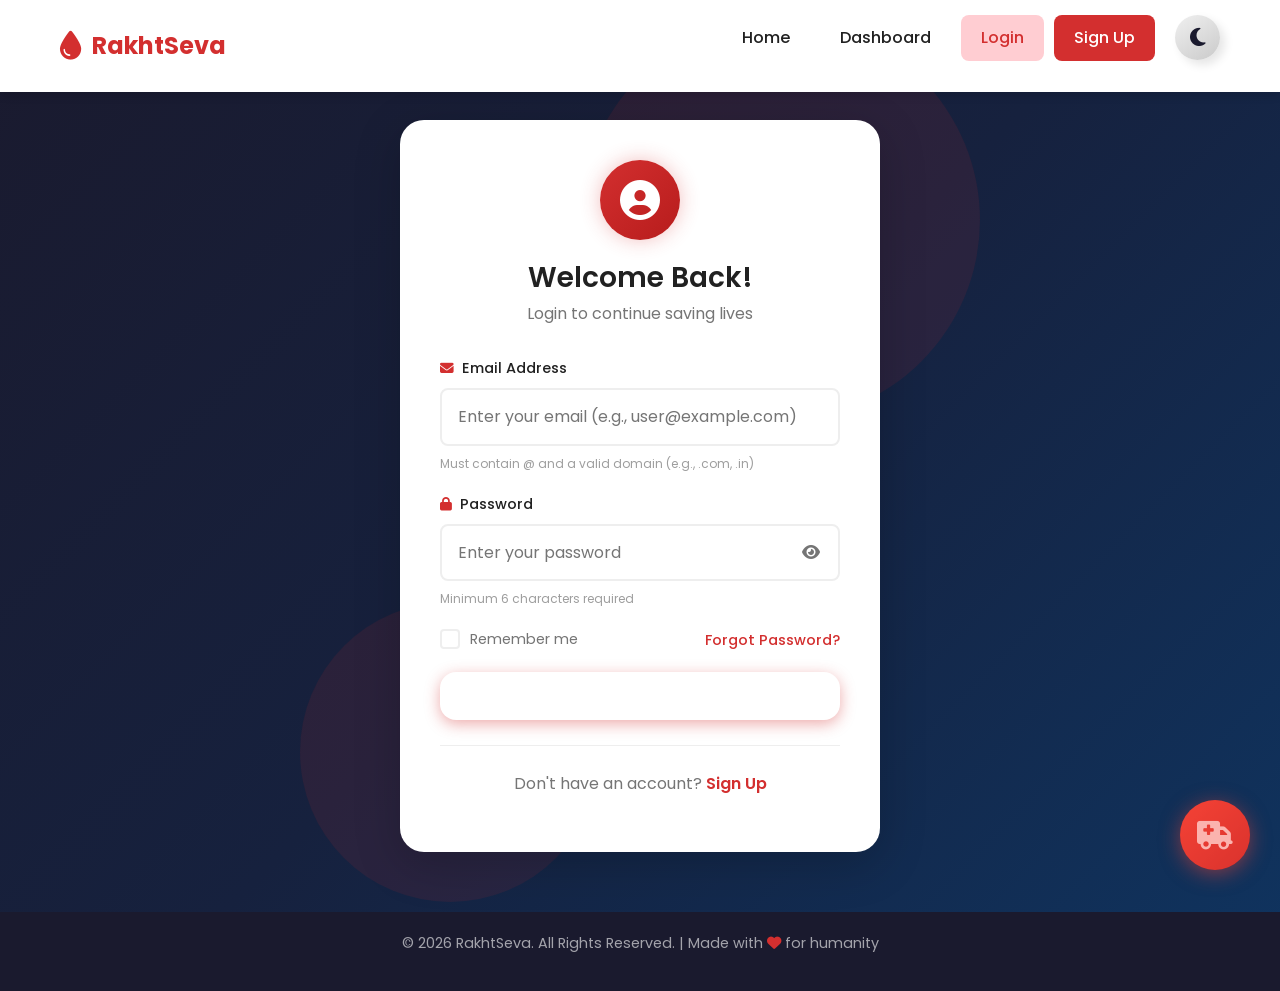
<file: login.html>
<!DOCTYPE html>
<html lang="en">
<head>
    <meta charset="UTF-8">
    <meta name="viewport" content="width=device-width, initial-scale=1.0">
    <title>Login - RakhtSeva</title>
    <!-- Google Fonts -->
    <link rel="preconnect" href="https://fonts.googleapis.com">
    <link rel="preconnect" href="https://fonts.gstatic.com" crossorigin>
    <link href="https://fonts.googleapis.com/css2?family=Poppins:wght@300;400;500;600;700;800&display=swap" rel="stylesheet">
    <!-- Font Awesome -->
    <link rel="stylesheet" href="https://cdnjs.cloudflare.com/ajax/libs/font-awesome/6.4.0/css/all.min.css">
    <!-- Custom CSS -->
    <!-- Bootstrap CSS (loaded before custom CSS so our styles always win) -->
    <link rel="stylesheet" href="https://cdn.jsdelivr.net/npm/bootstrap@5.3.2/dist/css/bootstrap.min.css">
    <link rel="stylesheet" href="style.css">

</head>
<body class="auth-page">
    <!-- ========== NAVIGATION BAR ========== -->
    <nav class="navbar">
        <div class="nav-container">
            <a href="index.html" class="nav-logo">
                <i class="fas fa-tint"></i>
                <span>RakhtSeva</span>
            </a>
            
            <div class="hamburger" id="hamburger">
                <span class="bar"></span>
                <span class="bar"></span>
                <span class="bar"></span>
            </div>
            
            <ul class="nav-links" id="nav-links">
                <li><a href="index.html" class="nav-link">Home</a></li>
                <li><a href="donate.html" class="nav-link">Dashboard</a></li>
                <li><a href="login.html" class="nav-link active">Login</a></li>
                <li><a href="signup.html" class="nav-link btn-signup">Sign Up</a></li>
                <!-- Dark Mode Toggle - At the end -->
                <li class="theme-toggle-wrapper">
                    <div class="theme-toggle" id="themeToggle" title="Toggle Dark/Light Mode">
                        <i class="fas fa-moon" id="themeIcon"></i>
                    </div>
                </li>
            </ul>
        </div>
    </nav>

    <!-- ========== LOGIN FORM SECTION ========== -->
    <section class="auth-section">
        <div class="auth-container">
            <!-- Decorative Elements -->
            <div class="auth-decoration">
                <div class="decoration-circle circle-1"></div>
                <div class="decoration-circle circle-2"></div>
                <div class="decoration-circle circle-3"></div>
            </div>
            
            <!-- Login Card -->
            <div class="auth-card">
                <!-- Card Header -->
                <div class="auth-header">
                    <div class="auth-icon">
                        <i class="fas fa-user-circle"></i>
                    </div>
                    <h2>Welcome Back!</h2>
                    <p>Login to continue saving lives</p>
                </div>
                
                <!-- Login Form -->
                <form class="auth-form" id="loginForm" novalidate>
                    <!-- Email Input -->
                    <div class="form-group">
                        <label for="email">
                            <i class="fas fa-envelope"></i> Email Address
                        </label>
                        <input 
                            type="email" 
                            id="email" 
                            name="email" 
                            placeholder="Enter your email (e.g., user@example.com)"
                            required
                            autocomplete="email"
                        >
                        <span class="error-message" id="emailError"></span>
                        <span class="input-hint">Must contain @ and a valid domain (e.g., .com, .in)</span>
                    </div>
                    
                    <!-- Password Input -->
                    <div class="form-group">
                        <label for="password">
                            <i class="fas fa-lock"></i> Password
                        </label>
                        <div class="password-wrapper">
                            <input 
                                type="password" 
                                id="password" 
                                name="password" 
                                placeholder="Enter your password"
                                required
                                minlength="6"
                                autocomplete="current-password"
                            >
                            <button type="button" class="toggle-password" id="togglePassword">
                                <i class="fas fa-eye"></i>
                            </button>
                        </div>
                        <span class="error-message" id="passwordError"></span>
                        <span class="input-hint">Minimum 6 characters required</span>
                    </div>
                    
                    <!-- Remember Me & Forgot Password -->
                    <div class="form-options">
                        <label class="checkbox-label">
                            <input type="checkbox" name="remember" id="rememberMe">
                            <span class="checkmark"></span>
                            Remember me
                        </label>
                        <a href="#" class="forgot-link">Forgot Password?</a>
                    </div>
                    
                    <!-- Submit Button -->
                    <button type="submit" class="btn btn-primary btn-block" id="loginBtn">
                        <i class="fas fa-sign-in-alt"></i> Login
                    </button>
                    
                </form>
                
                <!-- Card Footer -->
                <div class="auth-footer">
                    <p>Don't have an account? <a href="signup.html">Sign Up</a></p>
                </div>
            </div>
        </div>
    </section>

    <!-- ========== FOOTER ========== -->
    <footer class="footer footer-mini">
        <div class="container">
            <div class="footer-bottom">
                <div class="footer-credits">
                    <p>&copy; 2026 RakhtSeva. All Rights Reserved. | Made with <i class="fas fa-heart"></i> for humanity</p>
                </div>
            </div>
        </div>
    </footer>

    <!-- Success Toast Notification -->
    <div class="toast" id="toast">
        <div class="toast-content">
            <i class="fas fa-check-circle"></i>
            <span id="toastMessage">Success!</span>
        </div>
    </div>

    <!-- ========== FLOATING EMERGENCY BUTTON ========== -->
    <div class="emergency-float-btn" id="emergencyFloatBtn" title="Emergency Blood Request">
        <div class="emergency-pulse"></div>
        <i class="fas fa-ambulance"></i>
    </div>

    <!-- ========== EMERGENCY BLOOD ALERT MODAL ========== -->
    <div class="modal" id="emergencyModal">
        <div class="modal-overlay" id="emergencyModalOverlay"></div>
        <div class="modal-content modal-emergency">
            <button class="modal-close" id="emergencyModalClose">&times;</button>
            
            <div class="emergency-header">
                <div class="emergency-icon-large">
                    <i class="fas fa-heartbeat"></i>
                </div>
                <h2>🚨 Emergency Blood Request</h2>
                <p>Submit an urgent blood request - Compatible donors will be notified immediately</p>
            </div>
            
            <form class="emergency-form" id="emergencyForm">
                <div class="form-row">
                    <div class="form-group">
                        <label><i class="fas fa-user"></i> Patient Name <span class="required">*</span></label>
                        <input type="text" id="emergencyPatientName" placeholder="Enter patient name" required>
                    </div>
                    <div class="form-group">
                        <label><i class="fas fa-tint"></i> Blood Group Needed <span class="required">*</span></label>
                        <select id="emergencyBloodGroup" required>
                            <option value="">Select Blood Group</option>
                            <option value="A+">A+</option>
                            <option value="A-">A-</option>
                            <option value="B+">B+</option>
                            <option value="B-">B-</option>
                            <option value="O+">O+</option>
                            <option value="O-">O-</option>
                            <option value="AB+">AB+</option>
                            <option value="AB-">AB-</option>
                        </select>
                    </div>
                </div>
                <div class="form-row">
                    <div class="form-group">
                        <label><i class="fas fa-hospital"></i> Hospital <span class="required">*</span></label>
                        <input type="text" id="emergencyHospital" placeholder="Hospital name" required>
                    </div>
                    <div class="form-group">
                        <label><i class="fas fa-phone"></i> Contact Number <span class="required">*</span></label>
                        <input type="tel" id="emergencyPhone" placeholder="10-digit number" maxlength="10" required>
                    </div>
                </div>
                <div class="form-group">
                    <label><i class="fas fa-clock"></i> Time Remaining</label>
                    <div class="time-selector">
                        <button type="button" class="time-btn active" data-hours="2">2 Hours</button>
                        <button type="button" class="time-btn" data-hours="6">6 Hours</button>
                        <button type="button" class="time-btn" data-hours="12">12 Hours</button>
                        <button type="button" class="time-btn" data-hours="24">24 Hours</button>
                    </div>
                </div>
                <button type="submit" class="btn btn-emergency btn-block">
                    <i class="fas fa-paper-plane"></i> Send Emergency Alert
                </button>
            </form>
            
            <!-- Active Emergency Alerts -->
            <div class="active-emergencies" id="activeEmergencies">
                <h3><i class="fas fa-exclamation-triangle"></i> Active Emergency Alerts</h3>
                <div class="emergency-list" id="emergencyList">
                    <!-- Emergency alerts will be loaded here -->
                </div>
            </div>
        </div>
    </div>

    <!-- JavaScript -->
    <script src="script.js"></script>

    <!-- Bootstrap JS -->
    <script src="https://cdn.jsdelivr.net/npm/bootstrap@5.3.2/dist/js/bootstrap.bundle.min.js"></script>
</body>
</html>
</file>
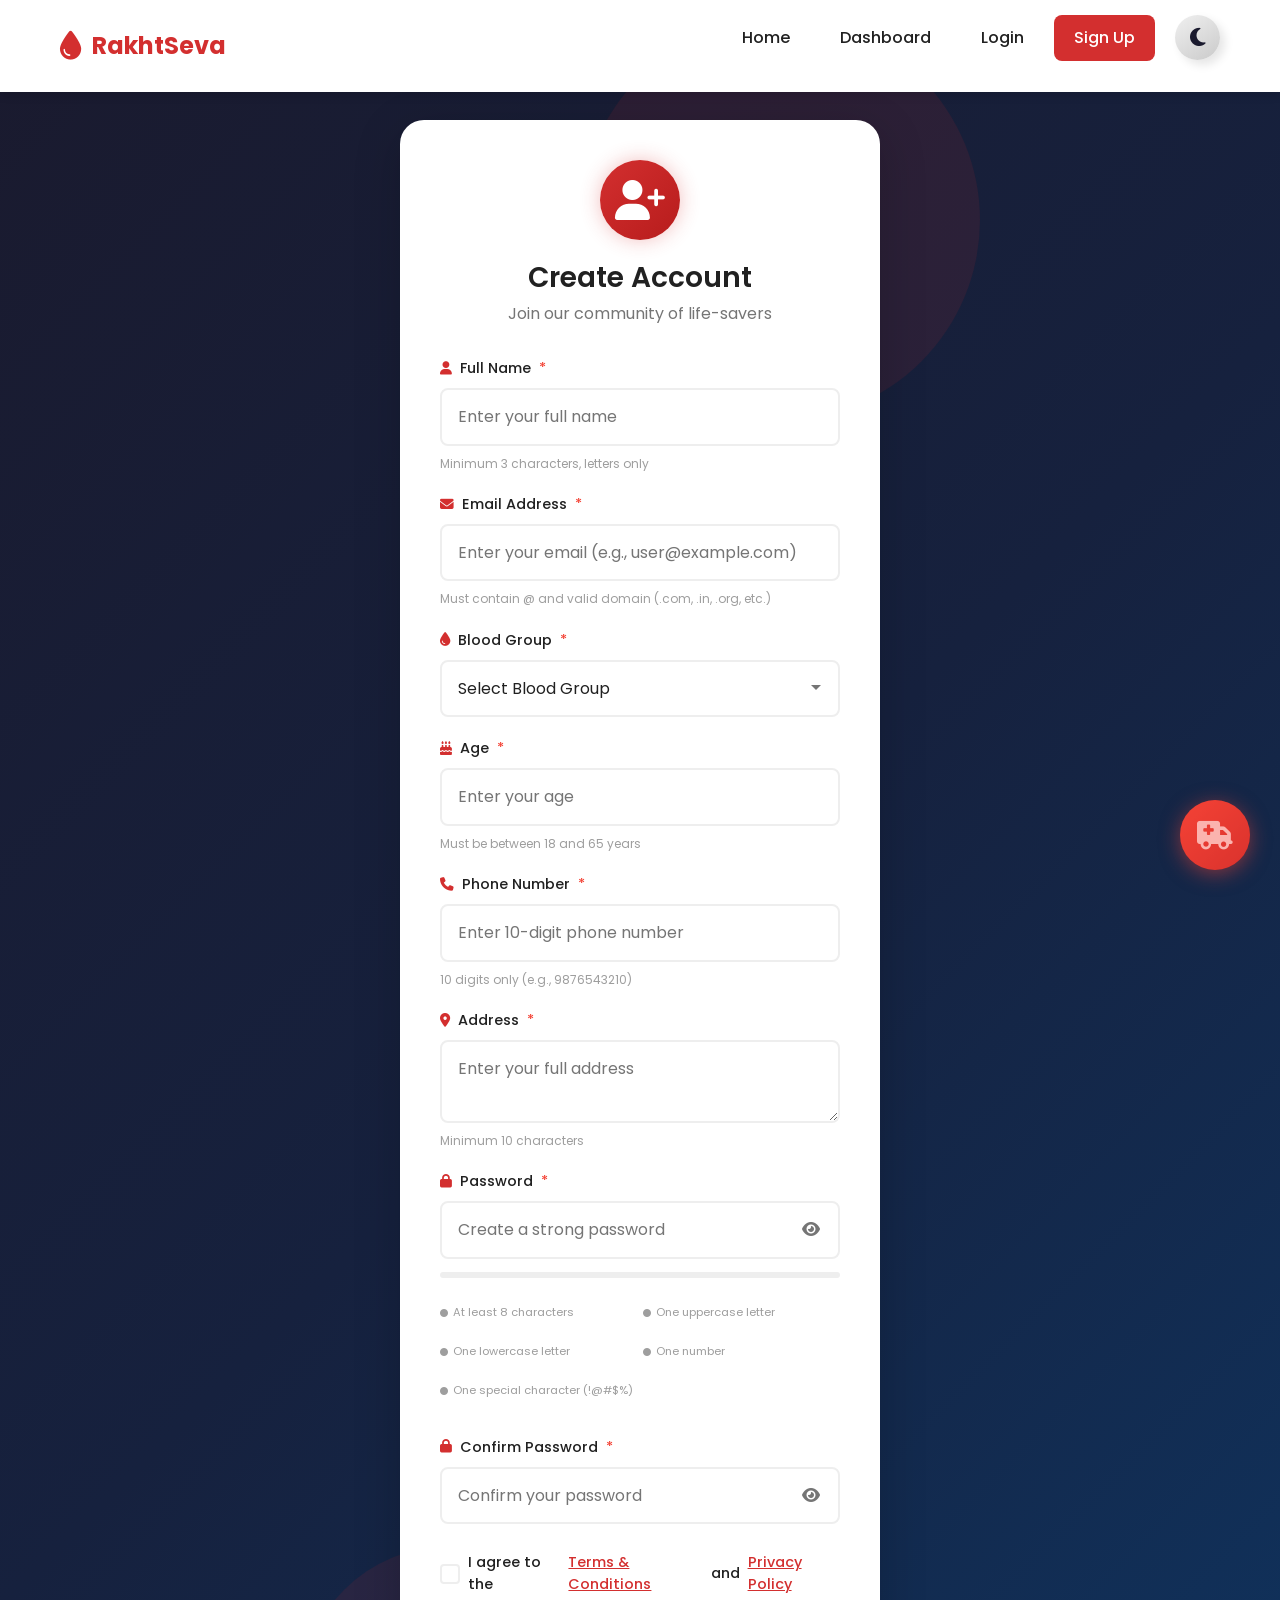
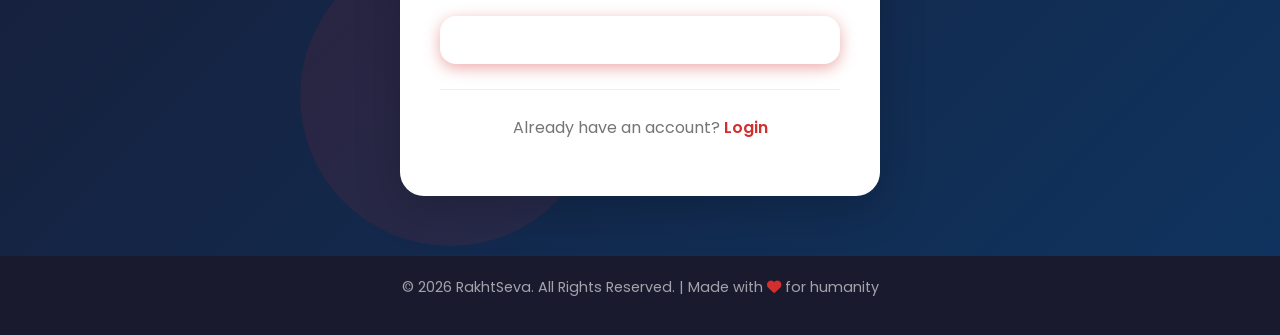
<file: signup.html>
<!DOCTYPE html>
<html lang="en">
<head>
    <meta charset="UTF-8">
    <meta name="viewport" content="width=device-width, initial-scale=1.0">
    <title>Sign Up - RakhtSeva</title>
    <!-- Google Fonts -->
    <link rel="preconnect" href="https://fonts.googleapis.com">
    <link rel="preconnect" href="https://fonts.gstatic.com" crossorigin>
    <link href="https://fonts.googleapis.com/css2?family=Poppins:wght@300;400;500;600;700;800&display=swap" rel="stylesheet">
    <!-- Font Awesome -->
    <link rel="stylesheet" href="https://cdnjs.cloudflare.com/ajax/libs/font-awesome/6.4.0/css/all.min.css">
    <!-- Custom CSS -->
    <!-- Bootstrap CSS (loaded before custom CSS so our styles always win) -->
    <link rel="stylesheet" href="https://cdn.jsdelivr.net/npm/bootstrap@5.3.2/dist/css/bootstrap.min.css">
    <link rel="stylesheet" href="style.css">

</head>
<body class="auth-page">
    <!-- ========== NAVIGATION BAR ========== -->
    <nav class="navbar">
        <div class="nav-container">
            <a href="index.html" class="nav-logo">
                <i class="fas fa-tint"></i>
                <span>RakhtSeva</span>
            </a>
            
            <div class="hamburger" id="hamburger">
                <span class="bar"></span>
                <span class="bar"></span>
                <span class="bar"></span>
            </div>
            
            <ul class="nav-links" id="nav-links">
                <li><a href="index.html" class="nav-link">Home</a></li>
                <li><a href="donate.html" class="nav-link">Dashboard</a></li>
                <li><a href="login.html" class="nav-link">Login</a></li>
                <li><a href="signup.html" class="nav-link btn-signup active">Sign Up</a></li>
                <!-- Dark Mode Toggle - At the end -->
                <li class="theme-toggle-wrapper">
                    <div class="theme-toggle" id="themeToggle" title="Toggle Dark/Light Mode">
                        <i class="fas fa-moon" id="themeIcon"></i>
                    </div>
                </li>
            </ul>
        </div>
    </nav>

    <!-- ========== SIGNUP FORM SECTION ========== -->
    <section class="auth-section">
        <div class="auth-container">
            <!-- Decorative Elements -->
            <div class="auth-decoration">
                <div class="decoration-circle circle-1"></div>
                <div class="decoration-circle circle-2"></div>
                <div class="decoration-circle circle-3"></div>
            </div>
            
            <!-- Signup Card -->
            <div class="auth-card auth-card-signup">
                <!-- Card Header -->
                <div class="auth-header">
                    <div class="auth-icon">
                        <i class="fas fa-user-plus"></i>
                    </div>
                    <h2>Create Account</h2>
                    <p>Join our community of life-savers</p>
                </div>
                
                <!-- Signup Form -->
                <form class="auth-form" id="signupForm" novalidate>
                    <!-- Name Input -->
                    <div class="form-group">
                        <label for="fullName">
                            <i class="fas fa-user"></i> Full Name <span class="required">*</span>
                        </label>
                        <input 
                            type="text" 
                            id="fullName" 
                            name="fullName" 
                            placeholder="Enter your full name"
                            required
                            minlength="3"
                            autocomplete="name"
                        >
                        <span class="error-message" id="nameError"></span>
                        <span class="input-hint">Minimum 3 characters, letters only</span>
                    </div>
                    
                    <!-- Email Input -->
                    <div class="form-group">
                        <label for="email">
                            <i class="fas fa-envelope"></i> Email Address <span class="required">*</span>
                        </label>
                        <input 
                            type="email" 
                            id="email" 
                            name="email" 
                            placeholder="Enter your email (e.g., user@example.com)"
                            required
                            autocomplete="email"
                        >
                        <span class="error-message" id="emailError"></span>
                        <span class="input-hint">Must contain @ and valid domain (.com, .in, .org, etc.)</span>
                    </div>
                    
                    <!-- Blood Group Select -->
                    <div class="form-group">
                        <label for="bloodGroup">
                            <i class="fas fa-tint"></i> Blood Group <span class="required">*</span>
                        </label>
                        <select id="bloodGroup" name="bloodGroup" required>
                            <option value="">Select Blood Group</option>
                            <option value="A+">A+ (A Positive)</option>
                            <option value="A-">A- (A Negative)</option>
                            <option value="B+">B+ (B Positive)</option>
                            <option value="B-">B- (B Negative)</option>
                            <option value="O+">O+ (O Positive)</option>
                            <option value="O-">O- (O Negative - Universal Donor)</option>
                            <option value="AB+">AB+ (AB Positive - Universal Recipient)</option>
                            <option value="AB-">AB- (AB Negative)</option>
                        </select>
                        <span class="error-message" id="bloodError"></span>
                    </div>
                    
                    <!-- Age Input -->
                    <div class="form-group">
                        <label for="age">
                            <i class="fas fa-birthday-cake"></i> Age <span class="required">*</span>
                        </label>
                        <input 
                            type="number" 
                            id="age" 
                            name="age" 
                            placeholder="Enter your age"
                            required
                            min="18"
                            max="65"
                        >
                        <span class="error-message" id="ageError"></span>
                        <span class="input-hint">Must be between 18 and 65 years</span>
                    </div>
                    
                    <!-- Phone Number -->
                    <div class="form-group">
                        <label for="phone">
                            <i class="fas fa-phone"></i> Phone Number <span class="required">*</span>
                        </label>
                        <input 
                            type="tel" 
                            id="phone" 
                            name="phone" 
                            placeholder="Enter 10-digit phone number"
                            required
                            pattern="[0-9]{10}"
                            maxlength="10"
                            autocomplete="tel"
                        >
                        <span class="error-message" id="phoneError"></span>
                        <span class="input-hint">10 digits only (e.g., 9876543210)</span>
                    </div>
                    
                    <!-- Address -->
                    <div class="form-group">
                        <label for="address">
                            <i class="fas fa-map-marker-alt"></i> Address <span class="required">*</span>
                        </label>
                        <textarea 
                            id="address" 
                            name="address" 
                            placeholder="Enter your full address"
                            required
                            rows="2"
                            minlength="10"
                        ></textarea>
                        <span class="error-message" id="addressError"></span>
                        <span class="input-hint">Minimum 10 characters</span>
                    </div>
                    
                    <!-- Password Input -->
                    <div class="form-group">
                        <label for="password">
                            <i class="fas fa-lock"></i> Password <span class="required">*</span>
                        </label>
                        <div class="password-wrapper">
                            <input 
                                type="password" 
                                id="password" 
                                name="password" 
                                placeholder="Create a strong password"
                                required
                                minlength="8"
                                autocomplete="new-password"
                            >
                            <button type="button" class="toggle-password" id="togglePassword">
                                <i class="fas fa-eye"></i>
                            </button>
                        </div>
                        <span class="error-message" id="passwordError"></span>
                        <!-- Password Strength Indicator -->
                        <div class="password-strength">
                            <div class="strength-bar" id="strengthBar"></div>
                        </div>
                        <span class="strength-text" id="strengthText"></span>
                        <div class="password-requirements">
                            <p class="requirement" id="req-length"><i class="fas fa-circle"></i> At least 8 characters</p>
                            <p class="requirement" id="req-upper"><i class="fas fa-circle"></i> One uppercase letter</p>
                            <p class="requirement" id="req-lower"><i class="fas fa-circle"></i> One lowercase letter</p>
                            <p class="requirement" id="req-number"><i class="fas fa-circle"></i> One number</p>
                            <p class="requirement" id="req-special"><i class="fas fa-circle"></i> One special character (!@#$%)</p>
                        </div>
                    </div>
                    
                    <!-- Confirm Password Input -->
                    <div class="form-group">
                        <label for="confirmPassword">
                            <i class="fas fa-lock"></i> Confirm Password <span class="required">*</span>
                        </label>
                        <div class="password-wrapper">
                            <input 
                                type="password" 
                                id="confirmPassword" 
                                name="confirmPassword" 
                                placeholder="Confirm your password"
                                required
                                autocomplete="new-password"
                            >
                            <button type="button" class="toggle-password" id="toggleConfirmPassword">
                                <i class="fas fa-eye"></i>
                            </button>
                        </div>
                        <span class="error-message" id="confirmPasswordError"></span>
                        <span class="password-match" id="passwordMatch"></span>
                    </div>
                    
                    <!-- Terms & Conditions -->
                    <div class="form-group">
                        <label class="checkbox-label">
                            <input type="checkbox" name="terms" id="terms" required>
                            <span class="checkmark"></span>
                            I agree to the <a href="#" target="_blank">Terms & Conditions</a> and <a href="#" target="_blank">Privacy Policy</a>
                        </label>
                        <span class="error-message" id="termsError"></span>
                    </div>
                    
                    <!-- Submit Button -->
                    <button type="submit" class="btn btn-primary btn-block" id="signupBtn">
                        <i class="fas fa-user-plus"></i> Create Account
                    </button>
                    
                </form>
                
                <!-- Card Footer -->
                <div class="auth-footer">
                    <p>Already have an account? <a href="login.html">Login</a></p>
                </div>
            </div>
        </div>
    </section>

    <!-- ========== FOOTER ========== -->
    <footer class="footer footer-mini">
        <div class="container">
            <div class="footer-bottom">
                <div class="footer-credits">
                    <p>&copy; 2026 RakhtSeva. All Rights Reserved. | Made with <i class="fas fa-heart"></i> for humanity</p>
                </div>
            </div>
        </div>
    </footer>

    <!-- Success Toast Notification -->
    <div class="toast" id="toast">
        <div class="toast-content">
            <i class="fas fa-check-circle"></i>
            <span id="toastMessage">Success!</span>
        </div>
    </div>

    <!-- ========== FLOATING EMERGENCY BUTTON ========== -->
    <div class="emergency-float-btn" id="emergencyFloatBtn" title="Emergency Blood Request">
        <div class="emergency-pulse"></div>
        <i class="fas fa-ambulance"></i>
    </div>

    <!-- ========== EMERGENCY BLOOD ALERT MODAL ========== -->
    <div class="modal" id="emergencyModal">
        <div class="modal-overlay" id="emergencyModalOverlay"></div>
        <div class="modal-content modal-emergency">
            <button class="modal-close" id="emergencyModalClose">&times;</button>
            
            <div class="emergency-header">
                <div class="emergency-icon-large">
                    <i class="fas fa-heartbeat"></i>
                </div>
                <h2>🚨 Emergency Blood Request</h2>
                <p>Submit an urgent blood request - Compatible donors will be notified immediately</p>
            </div>
            
            <form class="emergency-form" id="emergencyForm">
                <div class="form-row">
                    <div class="form-group">
                        <label><i class="fas fa-user"></i> Patient Name <span class="required">*</span></label>
                        <input type="text" id="emergencyPatientName" placeholder="Enter patient name" required>
                    </div>
                    <div class="form-group">
                        <label><i class="fas fa-tint"></i> Blood Group Needed <span class="required">*</span></label>
                        <select id="emergencyBloodGroup" required>
                            <option value="">Select Blood Group</option>
                            <option value="A+">A+</option>
                            <option value="A-">A-</option>
                            <option value="B+">B+</option>
                            <option value="B-">B-</option>
                            <option value="O+">O+</option>
                            <option value="O-">O-</option>
                            <option value="AB+">AB+</option>
                            <option value="AB-">AB-</option>
                        </select>
                    </div>
                </div>
                <div class="form-row">
                    <div class="form-group">
                        <label><i class="fas fa-hospital"></i> Hospital <span class="required">*</span></label>
                        <input type="text" id="emergencyHospital" placeholder="Hospital name" required>
                    </div>
                    <div class="form-group">
                        <label><i class="fas fa-phone"></i> Contact Number <span class="required">*</span></label>
                        <input type="tel" id="emergencyPhone" placeholder="10-digit number" maxlength="10" required>
                    </div>
                </div>
                <div class="form-group">
                    <label><i class="fas fa-clock"></i> Time Remaining</label>
                    <div class="time-selector">
                        <button type="button" class="time-btn active" data-hours="2">2 Hours</button>
                        <button type="button" class="time-btn" data-hours="6">6 Hours</button>
                        <button type="button" class="time-btn" data-hours="12">12 Hours</button>
                        <button type="button" class="time-btn" data-hours="24">24 Hours</button>
                    </div>
                </div>
                <button type="submit" class="btn btn-emergency btn-block">
                    <i class="fas fa-paper-plane"></i> Send Emergency Alert
                </button>
            </form>
            
            <!-- Active Emergency Alerts -->
            <div class="active-emergencies" id="activeEmergencies">
                <h3><i class="fas fa-exclamation-triangle"></i> Active Emergency Alerts</h3>
                <div class="emergency-list" id="emergencyList">
                    <!-- Emergency alerts will be loaded here -->
                </div>
            </div>
        </div>
    </div>

    <!-- JavaScript -->
    <script src="script.js"></script>

    <!-- Bootstrap JS -->
    <script src="https://cdn.jsdelivr.net/npm/bootstrap@5.3.2/dist/js/bootstrap.bundle.min.js"></script>
</body>
</html>
</file>
<file: style.css>
/* ============================================
   RakhtSeva - Blood Donation Website
   Global Stylesheet - Enhanced Version
   FSD-1 Project - CSS3 Implementation
   ============================================ */

/* ========== CSS VARIABLES (Custom Properties) ========== */
:root {
    /* Theme Mode */
    --is-dark-mode: 0;
    /* Primary Colors - Medical/Blood Theme */
    --primary-color: #D32F2F;
    --primary-dark: #B71C1C;
    --primary-light: #FFCDD2;
    --primary-gradient: linear-gradient(135deg, #D32F2F 0%, #B71C1C 100%);
    
    /* Secondary Colors */
    --secondary-color: #FFFFFF;
    --secondary-dark: #F5F5F5;
    
    /* Accent Colors - Teal for contrast */
    --accent-color: #00897B;
    --accent-light: #4DB6AC;
    --accent-gradient: linear-gradient(135deg, #00897B 0%, #4DB6AC 100%);
    
    /* Success, Warning, Error Colors */
    --success-color: #4CAF50;
    --success-light: #E8F5E9;
    --warning-color: #FF9800;
    --warning-light: #FFF3E0;
    --error-color: #F44336;
    --error-light: #FFEBEE;
    
    /* Text Colors */
    --text-primary: #212121;
    --text-secondary: #757575;
    --text-light: #FFFFFF;
    --text-muted: #9E9E9E;
    
    /* Background Colors */
    --bg-white: #FFFFFF;
    --bg-light: #FAFAFA;
    --bg-gray: #EEEEEE;
    --bg-dark: #1a1a2e;
    
    /* Shadows */
    --shadow-sm: 0 2px 4px rgba(0, 0, 0, 0.1);
    --shadow-md: 0 4px 8px rgba(0, 0, 0, 0.12);
    --shadow-lg: 0 8px 24px rgba(0, 0, 0, 0.15);
    --shadow-xl: 0 12px 48px rgba(0, 0, 0, 0.2);
    --shadow-glow: 0 0 20px rgba(211, 47, 47, 0.3);
    
    /* Border Radius */
    --radius-sm: 4px;
    --radius-md: 8px;
    --radius-lg: 16px;
    --radius-xl: 24px;
    --radius-full: 50%;
    
    /* Transitions */
    --transition-fast: 0.2s ease;
    --transition-normal: 0.3s ease;
    --transition-slow: 0.5s ease;
    
    /* Font Family */
    --font-primary: 'Poppins', sans-serif;
    --font-cursive: 'Great Vibes', cursive;
}

/* ============================================================
   BOOTSTRAP CONFLICT OVERRIDES
   Bootstrap is loaded before this file. The rules below use
   slightly higher specificity (html body prefix) to ensure
   our custom styles always win over Bootstrap defaults.
   ============================================================ */

/* Navbar */
html body nav.navbar {
    display: block;
    position: fixed;
    top: 0; left: 0; right: 0;
    z-index: 1000;
    background: var(--bg-white);
    box-shadow: var(--shadow-md);
    padding: 15px 0;
    transition: var(--transition-normal);
    flex-wrap: unset;
    align-items: unset;
}

/* Buttons */
html body .btn {
    display: inline-flex;
    align-items: center;
    gap: 8px;
    padding: 12px 28px;
    border-radius: var(--radius-lg);
    font-weight: 600;
    font-size: 1rem;
    cursor: pointer;
    transition: var(--transition-fast);
    border: none;
    text-decoration: none;
    position: relative;
    overflow: hidden;
    font-family: var(--font-primary);
    line-height: 1.5;
    vertical-align: middle;
}
html body .btn-primary {
    background: var(--gradient-primary);
    color: var(--text-light);
    box-shadow: 0 4px 15px rgba(211, 47, 47, 0.4);
}
html body .btn-primary:hover {
    transform: translateY(-2px);
    box-shadow: 0 6px 20px rgba(211, 47, 47, 0.5);
    color: var(--text-light);
}
html body .btn-secondary {
    background: transparent;
    color: var(--primary-color);
    border: 2px solid var(--primary-color);
}
html body .btn-secondary:hover {
    background: var(--primary-color);
    color: var(--text-light);
}

/* Container */
html body .container {
    max-width: 1200px;
    margin: 0 auto;
    padding: 0 20px;
    width: 100%;
}

/* Modal */
html body .modal {
    display: none;
    position: fixed;
    inset: 0;
    z-index: 10000;
    padding: 0;
}
html body .modal.show {
    display: flex;
    align-items: center;
    justify-content: center;
}

/* Progress bar */
html body .progress-bar {
    height: 3px;
    background: var(--gradient-primary);
    border-radius: 2px;
    transition: width 4s linear;
    width: 0%;
}

/* Toast — Bootstrap has its own toast component that conflicts */
html body .toast {
    position: fixed;
    top: 100px;
    right: 20px;
    background: var(--success-color);
    color: white;
    padding: 15px 25px;
    border-radius: var(--radius-md);
    box-shadow: var(--shadow-lg);
    transform: translateX(400px);
    opacity: 0;
    transition: var(--transition-normal);
    z-index: 2000;
    width: auto;
    max-width: none;
    border: none;
}
html body .toast.show {
    transform: translateX(0);
    opacity: 1;
}
html body .toast.error {
    background: var(--error-color);
}

/* Form-group — Bootstrap 4 had .form-group with margin-bottom */
html body .form-group {
    display: flex;
    flex-direction: column;
    gap: 8px;
    margin-bottom: 0;
}
html body .form-group label {
    font-size: 0.9rem;
    font-weight: 500;
    color: var(--text-primary);
    display: flex;
    align-items: center;
    gap: 8px;
    margin-bottom: 0;
}
html body .form-group input,
html body .form-group select,
html body .form-group textarea {
    padding: 14px 16px;
    font-family: var(--font-primary);
    font-size: 1rem;
    border: 2px solid var(--bg-gray);
    border-radius: var(--radius-md);
    transition: var(--transition-fast);
    outline: none;
    width: 100%;
    box-shadow: none;
    background-color: var(--bg-white);
    color: var(--text-primary);
}
html body .form-group input:focus,
html body .form-group select:focus,
html body .form-group textarea:focus {
    border-color: var(--primary-color);
    box-shadow: 0 0 0 4px rgba(211, 47, 47, 0.1);
    outline: none;
}

/* Form-row — Bootstrap deprecated this but still touches it */
html body .form-row {
    display: grid;
    grid-template-columns: 1fr 1fr;
    gap: 20px;
}

/* Form-options */
html body .form-options {
    display: flex;
    align-items: center;
    justify-content: space-between;
    font-size: 0.9rem;
}

/* Auth-container — keep narrow width, not Bootstrap's wide container */
html body .auth-container {
    position: relative;
    width: 100%;
    max-width: 480px;
}

/* ============================================================
   END BOOTSTRAP CONFLICT OVERRIDES
   ============================================================ */


/* ========== CSS RESET & BASE STYLES ========== */
* {
    margin: 0;
    padding: 0;
    box-sizing: border-box;
}

html {
    scroll-behavior: smooth;
}

body {
    font-family: var(--font-primary);
    font-size: 16px;
    line-height: 1.6;
    color: var(--text-primary);
    background-color: var(--bg-light);
    min-height: 100vh;
    display: flex;
    flex-direction: column;
}

.container {
    width: 100%;
    max-width: 1200px;
    margin: 0 auto;
    padding: 0 20px;
}

/* ========== TYPOGRAPHY ========== */
h1, h2, h3, h4, h5, h6 {
    font-weight: 600;
    line-height: 1.3;
    color: var(--text-primary);
}

h1 { font-size: 3rem; }
h2 { font-size: 2.5rem; }
h3 { font-size: 1.75rem; }
h4 { font-size: 1.25rem; }

p {
    color: var(--text-secondary);
}

a {
    text-decoration: none;
    color: inherit;
    transition: var(--transition-fast);
}

.required {
    color: var(--error-color);
}

/* ========== BUTTONS ========== */
.btn {
    display: inline-flex;
    align-items: center;
    justify-content: center;
    gap: 8px;
    padding: 12px 28px;
    font-family: var(--font-primary);
    font-size: 1rem;
    font-weight: 500;
    border: none;
    border-radius: var(--radius-md);
    cursor: pointer;
    transition: var(--transition-normal);
    text-decoration: none;
    position: relative;
    overflow: hidden;
}

.btn::before {
    content: '';
    position: absolute;
    top: 0;
    left: -100%;
    width: 100%;
    height: 100%;
    background: linear-gradient(90deg, transparent, rgba(255,255,255,0.2), transparent);
    transition: 0.5s;
}

.btn:hover::before {
    left: 100%;
}

.btn-primary {
    background: var(--primary-gradient);
    color: var(--text-light);
    box-shadow: 0 4px 15px rgba(211, 47, 47, 0.4);
}

.btn-primary:hover {
    transform: translateY(-2px);
    box-shadow: 0 6px 20px rgba(211, 47, 47, 0.5);
}

.btn-primary:disabled {
    opacity: 0.7;
    cursor: not-allowed;
    transform: none;
}

.btn-secondary {
    background: var(--bg-white);
    color: var(--primary-color);
    border: 2px solid var(--primary-color);
}

.btn-secondary:hover {
    background: var(--primary-color);
    color: var(--text-light);
}

.btn-block {
    width: 100%;
}

.btn-large {
    padding: 16px 40px;
    font-size: 1.1rem;
}

.btn-logout {
    background: transparent;
    border: 2px solid var(--primary-color);
    color: var(--primary-color);
    padding: 8px 16px;
    border-radius: var(--radius-md);
    cursor: pointer;
    font-family: var(--font-primary);
    font-weight: 500;
    transition: var(--transition-fast);
    display: flex;
    align-items: center;
    gap: 5px;
}

.btn-logout:hover {
    background: var(--primary-color);
    color: white;
}

/* ========== NAVIGATION BAR ========== */
.navbar {
    position: fixed;
    top: 0;
    left: 0;
    right: 0;
    z-index: 1000;
    background: var(--bg-white);
    box-shadow: var(--shadow-md);
    padding: 15px 0;
    transition: var(--transition-normal);
}

.nav-container {
    max-width: 1200px;
    margin: 0 auto;
    padding: 0 20px;
    display: flex;
    align-items: center;
    justify-content: space-between;
}

.nav-logo {
    display: flex;
    align-items: center;
    gap: 10px;
    font-size: 1.5rem;
    font-weight: 700;
    color: var(--primary-color);
}

.nav-logo i {
    font-size: 1.8rem;
    animation: pulse 2s infinite;
}

@keyframes pulse {
    0%, 100% { transform: scale(1); }
    50% { transform: scale(1.1); }
}

.nav-links {
    display: flex;
    align-items: center;
    gap: 10px;
    list-style: none;
}

.nav-link {
    padding: 10px 20px;
    font-weight: 500;
    color: var(--text-primary);
    border-radius: var(--radius-md);
    transition: var(--transition-fast);
}

.nav-link:hover,
.nav-link.active {
    color: var(--primary-color);
    background: var(--primary-light);
}

.nav-link.btn-signup {
    background: var(--primary-color);
    color: var(--text-light);
}

.nav-link.btn-signup:hover {
    background: var(--primary-dark);
}

.user-menu {
    display: flex;
    align-items: center;
    gap: 15px;
}

.user-name {
    font-weight: 500;
    color: var(--primary-color);
    display: flex;
    align-items: center;
    gap: 8px;
}

/* Hamburger Menu */
.hamburger {
    display: none;
    flex-direction: column;
    gap: 5px;
    cursor: pointer;
    padding: 5px;
}

.bar {
    width: 25px;
    height: 3px;
    background: var(--primary-color);
    border-radius: 2px;
    transition: var(--transition-normal);
}

.hamburger.active .bar:nth-child(1) {
    transform: rotate(45deg) translate(6px, 6px);
}

.hamburger.active .bar:nth-child(2) {
    opacity: 0;
}

.hamburger.active .bar:nth-child(3) {
    transform: rotate(-45deg) translate(6px, -6px);
}

/* ========== HERO SECTION ========== */
.hero {
    position: relative;
    min-height: 100vh;
    display: flex;
    align-items: center;
    justify-content: center;
    background: linear-gradient(135deg, #1a1a2e 0%, #16213e 50%, #0f3460 100%);
    overflow: hidden;
    padding-top: 80px;
}

.hero-overlay {
    position: absolute;
    top: 0;
    left: 0;
    right: 0;
    bottom: 0;
    background: url("data:image/svg+xml,%3Csvg width='60' height='60' viewBox='0 0 60 60' xmlns='http://www.w3.org/2000/svg'%3E%3Cg fill='none' fill-rule='evenodd'%3E%3Cg fill='%23D32F2F' fill-opacity='0.05'%3E%3Cpath d='M36 34v-4h-2v4h-4v2h4v4h2v-4h4v-2h-4zm0-30V0h-2v4h-4v2h4v4h2V6h4V4h-4zM6 34v-4H4v4H0v2h4v4h2v-4h4v-2H6zM6 4V0H4v4H0v2h4v4h2V6h4V4H6z'/%3E%3C/g%3E%3C/g%3E%3C/svg%3E");
    opacity: 0.5;
}

.hero-content {
    position: relative;
    z-index: 1;
    text-align: center;
    padding: 40px 20px;
    max-width: 800px;
}

.hero-title {
    font-size: 3.5rem;
    font-weight: 800;
    color: var(--text-light);
    margin-bottom: 20px;
    text-shadow: 2px 2px 4px rgba(0, 0, 0, 0.3);
}

.hero-title .highlight {
    color: var(--primary-color);
    display: inline-block;
    animation: heartbeat 1.5s infinite;
}

@keyframes heartbeat {
    0%, 100% { transform: scale(1); }
    25% { transform: scale(1.05); }
    50% { transform: scale(1); }
    75% { transform: scale(1.05); }
}

.hero-subtitle {
    font-size: 1.2rem;
    color: rgba(255, 255, 255, 0.8);
    margin-bottom: 40px;
    max-width: 600px;
    margin-left: auto;
    margin-right: auto;
}

.hero-buttons {
    display: flex;
    gap: 20px;
    justify-content: center;
    flex-wrap: wrap;
    margin-bottom: 50px;
}

.blood-types {
    display: flex;
    gap: 15px;
    justify-content: center;
    flex-wrap: wrap;
}

.blood-badge {
    width: 50px;
    height: 50px;
    display: flex;
    align-items: center;
    justify-content: center;
    background: rgba(211, 47, 47, 0.2);
    border: 2px solid var(--primary-color);
    border-radius: var(--radius-full);
    color: var(--text-light);
    font-weight: 700;
    font-size: 0.9rem;
    transition: var(--transition-normal);
}

.blood-badge:hover {
    background: var(--primary-color);
    transform: scale(1.1);
}

.blood-drops {
    position: absolute;
    width: 100%;
    height: 100%;
    pointer-events: none;
    overflow: hidden;
}

.drop {
    position: absolute;
    color: var(--primary-color);
    opacity: 0.3;
    animation: fall linear infinite;
}

.drop-1 {
    left: 10%;
    font-size: 2rem;
    animation-duration: 8s;
    animation-delay: 0s;
}

.drop-2 {
    left: 50%;
    font-size: 1.5rem;
    animation-duration: 6s;
    animation-delay: 2s;
}

.drop-3 {
    left: 85%;
    font-size: 2.5rem;
    animation-duration: 10s;
    animation-delay: 4s;
}

@keyframes fall {
    0% {
        top: -10%;
        transform: rotate(0deg);
    }
    100% {
        top: 110%;
        transform: rotate(360deg);
    }
}

/* ========== STATISTICS SECTION ========== */
.stats-section {
    padding: 80px 0;
    background: var(--bg-white);
    margin-top: -50px;
    position: relative;
    z-index: 2;
    border-radius: var(--radius-xl) var(--radius-xl) 0 0;
}

.stats-grid {
    display: grid;
    grid-template-columns: repeat(4, 1fr);
    gap: 30px;
}

.stat-card {
    text-align: center;
    padding: 30px 20px;
    border-radius: var(--radius-lg);
    background: var(--bg-light);
    transition: var(--transition-normal);
}

.stat-card:hover {
    transform: translateY(-10px);
    box-shadow: var(--shadow-lg);
}

.stat-card i {
    font-size: 3rem;
    color: var(--primary-color);
    margin-bottom: 15px;
}

.stat-number {
    font-size: 2.5rem;
    font-weight: 700;
    color: var(--text-primary);
    margin-bottom: 5px;
}

.stat-card p {
    font-size: 1rem;
    color: var(--text-secondary);
}

/* ========== SECTION HEADER ========== */
.section-header {
    text-align: center;
    margin-bottom: 50px;
}

.section-header h2 {
    font-size: 2.5rem;
    color: var(--text-primary);
    margin-bottom: 10px;
    position: relative;
    display: inline-block;
}

.section-header h2::after {
    content: '';
    position: absolute;
    bottom: -10px;
    left: 50%;
    transform: translateX(-50%);
    width: 80px;
    height: 4px;
    background: var(--primary-color);
    border-radius: 2px;
}

.section-header p {
    font-size: 1.1rem;
    color: var(--text-secondary);
    margin-top: 20px;
}

/* ========== ABOUT SECTION ========== */
.about-section {
    padding: 100px 0;
    background: var(--bg-light);
}

.about-grid {
    display: grid;
    grid-template-columns: repeat(4, 1fr);
    gap: 30px;
}

.about-card {
    background: var(--bg-white);
    padding: 40px 30px;
    border-radius: var(--radius-lg);
    text-align: center;
    box-shadow: var(--shadow-sm);
    transition: var(--transition-normal);
    border-bottom: 4px solid transparent;
}

.about-card:hover {
    transform: translateY(-10px);
    box-shadow: var(--shadow-lg);
    border-bottom-color: var(--primary-color);
}

.about-icon {
    width: 80px;
    height: 80px;
    display: flex;
    align-items: center;
    justify-content: center;
    margin: 0 auto 20px;
    background: linear-gradient(135deg, var(--primary-light), var(--bg-white));
    border-radius: var(--radius-full);
    transition: var(--transition-normal);
}

.about-card:hover .about-icon {
    background: var(--primary-gradient);
}

.about-icon i {
    font-size: 2rem;
    color: var(--primary-color);
    transition: var(--transition-normal);
}

.about-card:hover .about-icon i {
    color: var(--text-light);
}

.about-card h3 {
    margin-bottom: 15px;
    font-size: 1.25rem;
}

.about-card p {
    font-size: 0.95rem;
    line-height: 1.7;
}

/* ========== FAQ SECTION ========== */
.faq-section {
    padding: 100px 0;
    background: var(--bg-white);
}

.faq-container {
    max-width: 800px;
    margin: 0 auto;
}

.faq-item {
    background: var(--bg-light);
    border-radius: var(--radius-md);
    margin-bottom: 15px;
    overflow: hidden;
    box-shadow: var(--shadow-sm);
    transition: var(--transition-normal);
}

.faq-item:hover {
    box-shadow: var(--shadow-md);
}

.faq-question {
    display: flex;
    align-items: center;
    justify-content: space-between;
    padding: 20px 25px;
    cursor: pointer;
    font-weight: 600;
    color: var(--text-primary);
    transition: var(--transition-fast);
}

.faq-question:hover {
    color: var(--primary-color);
}

.faq-icon {
    font-size: 0.9rem;
    color: var(--primary-color);
    transition: var(--transition-normal);
}

.faq-item.active .faq-icon {
    transform: rotate(180deg);
}

.faq-answer {
    max-height: 0;
    overflow: hidden;
    transition: max-height 0.4s ease, padding 0.4s ease;
}

.faq-answer p {
    padding: 0 25px 20px;
    line-height: 1.8;
}

.faq-item.active .faq-answer {
    max-height: 300px;
}

.faq-item.active {
    border-left: 4px solid var(--primary-color);
}

/* ========== CTA SECTION ========== */
.cta-section {
    padding: 100px 0;
    background: var(--primary-gradient);
    position: relative;
    overflow: hidden;
}

.cta-section::before {
    content: '';
    position: absolute;
    top: 0;
    left: 0;
    right: 0;
    bottom: 0;
    background: url("data:image/svg+xml,%3Csvg width='100' height='100' viewBox='0 0 100 100' xmlns='http://www.w3.org/2000/svg'%3E%3Cpath d='M11 18c3.866 0 7-3.134 7-7s-3.134-7-7-7-7 3.134-7 7 3.134 7 7 7zm48 25c3.866 0 7-3.134 7-7s-3.134-7-7-7-7 3.134-7 7 3.134 7 7 7zm-43-7c1.657 0 3-1.343 3-3s-1.343-3-3-3-3 1.343-3 3 1.343 3 3 3zm63 31c1.657 0 3-1.343 3-3s-1.343-3-3-3-3 1.343-3 3 1.343 3 3 3zM34 90c1.657 0 3-1.343 3-3s-1.343-3-3-3-3 1.343-3 3 1.343 3 3 3zm56-76c1.657 0 3-1.343 3-3s-1.343-3-3-3-3 1.343-3 3 1.343 3 3 3zM12 86c2.21 0 4-1.79 4-4s-1.79-4-4-4-4 1.79-4 4 1.79 4 4 4zm28-65c2.21 0 4-1.79 4-4s-1.79-4-4-4-4 1.79-4 4 1.79 4 4 4zm23-11c2.76 0 5-2.24 5-5s-2.24-5-5-5-5 2.24-5 5 2.24 5 5 5zm-6 60c2.21 0 4-1.79 4-4s-1.79-4-4-4-4 1.79-4 4 1.79 4 4 4zm29 22c2.76 0 5-2.24 5-5s-2.24-5-5-5-5 2.24-5 5 2.24 5 5 5zM32 63c2.76 0 5-2.24 5-5s-2.24-5-5-5-5 2.24-5 5 2.24 5 5 5zm57-13c2.76 0 5-2.24 5-5s-2.24-5-5-5-5 2.24-5 5 2.24 5 5 5zm-9-21c1.105 0 2-.895 2-2s-.895-2-2-2-2 .895-2 2 .895 2 2 2zM60 91c1.105 0 2-.895 2-2s-.895-2-2-2-2 .895-2 2 .895 2 2 2zM35 41c1.105 0 2-.895 2-2s-.895-2-2-2-2 .895-2 2 .895 2 2 2zM12 60c1.105 0 2-.895 2-2s-.895-2-2-2-2 .895-2 2 .895 2 2 2z' fill='%23ffffff' fill-opacity='0.05' fill-rule='evenodd'/%3E%3C/svg%3E");
}

.cta-content {
    position: relative;
    z-index: 1;
    text-align: center;
    color: var(--text-light);
}

.cta-content h2 {
    font-size: 2.5rem;
    color: var(--text-light);
    margin-bottom: 15px;
}

.cta-content p {
    font-size: 1.2rem;
    color: rgba(255, 255, 255, 0.9);
    margin-bottom: 30px;
}

.cta-section .btn-primary {
    background: var(--bg-white);
    color: var(--primary-color);
    box-shadow: 0 4px 20px rgba(0, 0, 0, 0.2);
}

.cta-section .btn-primary:hover {
    background: var(--secondary-dark);
    transform: translateY(-3px);
}

/* ========== FOOTER ========== */
.footer {
    background: #1a1a2e;
    color: var(--text-light);
    padding: 60px 0 0;
    margin-top: auto;
}

.footer-grid {
    display: grid;
    grid-template-columns: 2fr 1fr 1fr 1.5fr;
    gap: 40px;
    padding-bottom: 40px;
    border-bottom: 1px solid rgba(255, 255, 255, 0.1);
}

.footer-logo {
    display: flex;
    align-items: center;
    gap: 10px;
    font-size: 1.5rem;
    font-weight: 700;
    color: var(--text-light);
    margin-bottom: 20px;
}

.footer-logo i {
    color: var(--primary-color);
}

.footer-brand p {
    color: rgba(255, 255, 255, 0.7);
    margin-bottom: 20px;
    line-height: 1.8;
}

.social-links {
    display: flex;
    gap: 15px;
}

.social-icon {
    width: 40px;
    height: 40px;
    display: flex;
    align-items: center;
    justify-content: center;
    background: rgba(255, 255, 255, 0.1);
    border-radius: var(--radius-full);
    color: var(--text-light);
    transition: var(--transition-normal);
}

.social-icon:hover {
    background: var(--primary-color);
    transform: translateY(-3px);
}

.footer-links h4,
.footer-contact h4 {
    font-size: 1.1rem;
    color: var(--text-light);
    margin-bottom: 20px;
    position: relative;
    padding-bottom: 10px;
}

.footer-links h4::after,
.footer-contact h4::after {
    content: '';
    position: absolute;
    bottom: 0;
    left: 0;
    width: 40px;
    height: 2px;
    background: var(--primary-color);
}

.footer-links ul {
    list-style: none;
}

.footer-links li {
    margin-bottom: 12px;
}

.footer-links a {
    color: rgba(255, 255, 255, 0.7);
    transition: var(--transition-fast);
}

.footer-links a:hover {
    color: var(--primary-color);
    padding-left: 10px;
}

.footer-contact p {
    color: rgba(255, 255, 255, 0.7);
    margin-bottom: 12px;
    display: flex;
    align-items: center;
    gap: 10px;
}

.footer-contact i {
    color: var(--primary-color);
}

.footer-bottom {
    padding: 25px 0;
    text-align: center;
}

.footer-bottom p {
    color: rgba(255, 255, 255, 0.6);
    font-size: 0.9rem;
}

.footer-bottom i {
    color: var(--primary-color);
    animation: heartbeat 1.5s infinite;
}

/* ========== COLLEGE CREDITS ========== */
.footer-credits {
    text-align: center;
}

.college-credit {
    margin-top: 25px;
    padding-top: 25px;
    border-top: 1px solid rgba(255, 255, 255, 0.1);
}

.college-info {
    display: flex;
    align-items: center;
    justify-content: center;
    gap: 25px;
    flex-wrap: wrap;
}

.college-logo {
    width: 80px;
    height: 80px;
    object-fit: contain;
    background: white;
    border-radius: var(--radius-lg);
    padding: 10px;
    box-shadow: 0 4px 15px rgba(0, 0, 0, 0.3);
    transition: var(--transition-normal);
}

.college-logo:hover {
    transform: scale(1.1) rotate(5deg);
    box-shadow: 0 6px 25px rgba(211, 47, 47, 0.4);
}

.college-text {
    text-align: left;
}

.college-text p {
    margin: 5px 0;
    display: flex;
    align-items: center;
    gap: 10px;
}

.college-text i {
    width: 20px;
    color: var(--primary-color);
    animation: none;
}

.college-name {
    font-size: 1.1rem !important;
    font-weight: 600;
    color: #fff !important;
}

.project-info {
    font-size: 0.95rem !important;
    color: rgba(255, 255, 255, 0.8) !important;
}

.mentor-info {
    font-size: 0.95rem !important;
    color: rgba(255, 255, 255, 0.8) !important;
}

.mentor-info strong {
    color: #FFD700;
    font-weight: 600;
}

.team-info-footer {
    font-size: 0.9rem !important;
    color: rgba(255, 255, 255, 0.8) !important;
    margin-top: 5px !important;
}

.team-info-footer strong {
    color: #4DB6AC;
    font-weight: 500;
    transition: color 0.3s ease;
}

.team-info-footer strong:hover {
    color: #80CBC4;
}

.college-credit-mini {
    margin-top: 15px;
    padding-top: 15px;
}

.college-credit-mini p {
    font-size: 0.85rem;
    color: rgba(255, 255, 255, 0.7);
    display: flex;
    align-items: center;
    justify-content: center;
    gap: 8px;
    flex-wrap: wrap;
}

.college-credit-mini i {
    color: var(--primary-color);
    animation: none;
}

.college-credit-mini strong {
    color: #FFD700;
}

.team-credit-mini {
    margin-top: 8px !important;
    font-size: 0.8rem !important;
    color: rgba(255, 255, 255, 0.6) !important;
}

.team-credit-mini i {
    color: #4DB6AC !important;
}

/* College Credit Animation */
.college-info {
    animation: fadeInUp 0.8s ease;
}

/* ========== ABOUT PROJECT SECTION ========== */
.about-project-section {
    padding: 100px 0;
    background: linear-gradient(135deg, #1a1a2e 0%, #16213e 50%, #0f3460 100%);
    position: relative;
    overflow: hidden;
}

.about-project-section::before {
    content: '';
    position: absolute;
    top: 0;
    left: 0;
    right: 0;
    bottom: 0;
    background: url("data:image/svg+xml,%3Csvg width='60' height='60' viewBox='0 0 60 60' xmlns='http://www.w3.org/2000/svg'%3E%3Cg fill='none' fill-rule='evenodd'%3E%3Cg fill='%23D32F2F' fill-opacity='0.03'%3E%3Cpath d='M36 34v-4h-2v4h-4v2h4v4h2v-4h4v-2h-4zm0-30V0h-2v4h-4v2h4v4h2V6h4V4h-4zM6 34v-4H4v4H0v2h4v4h2v-4h4v-2H6zM6 4V0H4v4H0v2h4v4h2V6h4V4H6z'/%3E%3C/g%3E%3C/g%3E%3C/svg%3E");
}

.about-project-section .section-header h2 {
    color: white;
}

.about-project-section .section-header h2 i {
    color: var(--primary-color);
    margin-right: 10px;
}

.about-project-section .section-header h2::after {
    background: linear-gradient(90deg, var(--primary-color), #FFD700);
}

.about-project-section .section-header p {
    color: rgba(255, 255, 255, 0.8);
}

.project-showcase {
    position: relative;
    z-index: 1;
}

.project-card.main-card {
    background: rgba(255, 255, 255, 0.1);
    backdrop-filter: blur(10px);
    border-radius: var(--radius-xl);
    padding: 40px;
    display: flex;
    align-items: center;
    gap: 40px;
    margin-bottom: 40px;
    border: 1px solid rgba(255, 255, 255, 0.1);
    transition: var(--transition-normal);
}

.project-card.main-card:hover {
    transform: translateY(-5px);
    box-shadow: 0 20px 40px rgba(0, 0, 0, 0.3);
    border-color: rgba(211, 47, 47, 0.3);
}

.project-logo {
    flex-shrink: 0;
}

.project-logo img {
    width: 150px;
    height: 150px;
    object-fit: contain;
    background: white;
    border-radius: var(--radius-xl);
    padding: 15px;
    box-shadow: 0 10px 30px rgba(0, 0, 0, 0.3);
    transition: var(--transition-normal);
}

.project-logo img:hover {
    transform: scale(1.05) rotate(3deg);
}

.project-details h3 {
    color: white;
    font-size: 1.8rem;
    margin-bottom: 20px;
}

.project-meta {
    display: flex;
    flex-wrap: wrap;
    gap: 20px;
    margin-bottom: 20px;
}

.meta-item {
    display: flex;
    align-items: center;
    gap: 8px;
    color: rgba(255, 255, 255, 0.9);
    font-size: 0.95rem;
    background: rgba(255, 255, 255, 0.1);
    padding: 8px 16px;
    border-radius: var(--radius-full);
}

.meta-item i {
    color: var(--primary-color);
}

.meta-item strong {
    color: #FFD700;
}

.project-description {
    color: rgba(255, 255, 255, 0.8);
    line-height: 1.8;
    font-size: 1rem;
}

/* Tech Stack Grid */
.tech-stack-grid {
    display: grid;
    grid-template-columns: repeat(4, 1fr);
    gap: 25px;
    margin-bottom: 40px;
}

.tech-card {
    background: rgba(255, 255, 255, 0.05);
    backdrop-filter: blur(10px);
    border-radius: var(--radius-lg);
    padding: 30px 20px;
    text-align: center;
    border: 1px solid rgba(255, 255, 255, 0.1);
    transition: var(--transition-normal);
}

.tech-card:hover {
    transform: translateY(-10px);
    background: rgba(255, 255, 255, 0.1);
    border-color: rgba(255, 255, 255, 0.2);
}

.tech-icon {
    width: 80px;
    height: 80px;
    display: flex;
    align-items: center;
    justify-content: center;
    margin: 0 auto 20px;
    border-radius: var(--radius-lg);
    font-size: 2.5rem;
}

.tech-icon.html {
    background: linear-gradient(135deg, #E44D26, #F16529);
    color: white;
}

.tech-icon.css {
    background: linear-gradient(135deg, #1572B6, #33A9DC);
    color: white;
}

.tech-icon.js {
    background: linear-gradient(135deg, #F7DF1E, #E5C800);
    color: #323330;
}

.tech-icon.features {
    background: linear-gradient(135deg, var(--primary-color), var(--primary-dark));
    color: white;
}

.tech-card h4 {
    color: white;
    font-size: 1.2rem;
    margin-bottom: 10px;
}

.tech-card p {
    color: rgba(255, 255, 255, 0.7);
    font-size: 0.85rem;
}

/* Features Implemented */
.features-implemented {
    background: rgba(255, 255, 255, 0.05);
    backdrop-filter: blur(10px);
    border-radius: var(--radius-xl);
    padding: 30px;
    border: 1px solid rgba(255, 255, 255, 0.1);
}

.features-implemented h4 {
    color: white;
    font-size: 1.3rem;
    margin-bottom: 25px;
    text-align: center;
}

.features-implemented h4 i {
    color: #4CAF50;
    margin-right: 10px;
}

.features-grid {
    display: grid;
    grid-template-columns: repeat(4, 1fr);
    gap: 15px;
}

.feature-item {
    display: flex;
    align-items: center;
    gap: 10px;
    color: rgba(255, 255, 255, 0.9);
    font-size: 0.9rem;
    padding: 12px 16px;
    background: rgba(255, 255, 255, 0.05);
    border-radius: var(--radius-md);
    transition: var(--transition-fast);
}

.feature-item:hover {
    background: rgba(76, 175, 80, 0.2);
    transform: translateX(5px);
}

.feature-item i {
    color: #4CAF50;
    font-size: 0.8rem;
}

/* Team Section */
.team-section {
    margin-top: 40px;
    padding-top: 40px;
    border-top: 1px solid rgba(255, 255, 255, 0.1);
}

.team-section h4 {
    color: white;
    font-size: 1.3rem;
    margin-bottom: 30px;
    text-align: center;
}

.team-section h4 i {
    color: var(--primary-color);
    margin-right: 10px;
}

.team-grid {
    display: grid;
    grid-template-columns: repeat(3, 1fr);
    gap: 25px;
}

.team-card {
    background: rgba(255, 255, 255, 0.1);
    backdrop-filter: blur(10px);
    border-radius: var(--radius-xl);
    padding: 30px 20px;
    text-align: center;
    border: 1px solid rgba(255, 255, 255, 0.1);
    transition: all 0.4s cubic-bezier(0.68, -0.55, 0.265, 1.55);
}

.team-card:hover {
    transform: translateY(-10px) scale(1.02);
    background: rgba(255, 255, 255, 0.15);
    border-color: var(--primary-color);
    box-shadow: 0 20px 40px rgba(211, 47, 47, 0.3);
}

.team-avatar {
    width: 100px;
    height: 100px;
    margin: 0 auto 20px;
    background: linear-gradient(135deg, var(--primary-color) 0%, #ff6b6b 100%);
    border-radius: 50%;
    display: flex;
    align-items: center;
    justify-content: center;
    box-shadow: 0 10px 30px rgba(211, 47, 47, 0.4);
    transition: all 0.3s ease;
}

.team-card:hover .team-avatar {
    transform: scale(1.1) rotate(5deg);
    box-shadow: 0 15px 40px rgba(211, 47, 47, 0.5);
}

.team-avatar i {
    font-size: 2.5rem;
    color: white;
}

.team-info h5 {
    color: white;
    font-size: 1.1rem;
    font-weight: 600;
    margin-bottom: 5px;
}

.team-info p {
    color: rgba(255, 255, 255, 0.7);
    font-size: 0.9rem;
    margin: 0;
}

/* Team Member Roles */
.team-card:nth-child(1) .team-info p::after {
    content: ' 👩‍💻';
}

.team-card:nth-child(2) .team-info p::after {
    content: ' 👨‍💻';
}

.team-card:nth-child(3) .team-info p::after {
    content: ' 👩‍💻';
}

/* Responsive Team Section */
@media (max-width: 768px) {
    .team-grid {
        grid-template-columns: 1fr;
        gap: 20px;
    }
    
    .team-card {
        padding: 25px 15px;
    }
    
    .team-avatar {
        width: 80px;
        height: 80px;
    }
    
    .team-avatar i {
        font-size: 2rem;
    }
}

/* Responsive About Project */
@media (max-width: 1024px) {
    .tech-stack-grid {
        grid-template-columns: repeat(2, 1fr);
    }
    
    .features-grid {
        grid-template-columns: repeat(2, 1fr);
    }
    
    .team-grid {
        grid-template-columns: repeat(2, 1fr);
    }
}

@media (max-width: 768px) {
    .project-card.main-card {
        flex-direction: column;
        text-align: center;
        padding: 30px 20px;
    }
    
    .project-logo img {
        width: 120px;
        height: 120px;
    }
    
    .project-meta {
        justify-content: center;
    }
    
    .tech-stack-grid {
        grid-template-columns: repeat(2, 1fr);
        gap: 15px;
    }
    
    .tech-icon {
        width: 60px;
        height: 60px;
        font-size: 1.8rem;
    }
    
    .features-grid {
        grid-template-columns: 1fr;
    }
    
    .team-grid {
        grid-template-columns: 1fr;
    }
}

/* Dark Mode - About Project */
body.dark-mode .about-project-section {
    background: linear-gradient(135deg, #0a0a15 0%, #0f0f1a 50%, #1a1a2e 100%);
}

@media (max-width: 768px) {
    .college-info {
        flex-direction: column;
        text-align: center;
    }
    
    .college-text {
        text-align: center;
    }
    
    .college-text p {
        justify-content: center;
    }
    
    .college-logo {
        width: 60px;
        height: 60px;
    }
    
    .college-credit-mini p {
        flex-direction: column;
        gap: 5px;
    }
}

.footer-mini {
    padding: 0;
}

.footer-mini .footer-bottom {
    padding: 20px 0;
}

/* ========== AUTHENTICATION PAGES ========== */
.auth-page {
    background: linear-gradient(135deg, #1a1a2e 0%, #16213e 50%, #0f3460 100%);
}

.auth-section {
    min-height: calc(100vh - 140px);
    display: flex;
    align-items: center;
    justify-content: center;
    padding: 120px 20px 60px;
}

.auth-container {
    position: relative;
    width: 100%;
    max-width: 480px;
}

.auth-decoration {
    position: absolute;
    width: 100%;
    height: 100%;
    pointer-events: none;
}

.decoration-circle {
    position: absolute;
    border-radius: var(--radius-full);
    background: rgba(211, 47, 47, 0.1);
    animation: float 6s ease-in-out infinite;
}

@keyframes float {
    0%, 100% { transform: translateY(0); }
    50% { transform: translateY(-20px); }
}

.circle-1 {
    width: 200px;
    height: 200px;
    top: -50px;
    right: -80px;
    animation-delay: 0s;
}

.circle-2 {
    width: 150px;
    height: 150px;
    bottom: -30px;
    left: -60px;
    animation-delay: 2s;
}

.circle-3 {
    width: 100px;
    height: 100px;
    top: 50%;
    right: -40px;
    animation-delay: 4s;
}

.auth-card {
    background: var(--bg-white);
    border-radius: var(--radius-xl);
    box-shadow: var(--shadow-xl);
    padding: 40px;
    position: relative;
    z-index: 1;
}

.auth-card-signup {
    max-width: 520px;
}

.auth-header {
    text-align: center;
    margin-bottom: 30px;
}

.auth-icon {
    width: 80px;
    height: 80px;
    display: flex;
    align-items: center;
    justify-content: center;
    margin: 0 auto 20px;
    background: var(--primary-gradient);
    border-radius: var(--radius-full);
    box-shadow: var(--shadow-glow);
}

.auth-icon i {
    font-size: 2.5rem;
    color: var(--text-light);
}

.auth-header h2 {
    font-size: 1.75rem;
    margin-bottom: 5px;
}

.auth-header p {
    color: var(--text-secondary);
}

/* ========== FORM STYLES ========== */
.auth-form {
    display: flex;
    flex-direction: column;
    gap: 20px;
}

.form-group {
    display: flex;
    flex-direction: column;
    gap: 8px;
}

.form-group label {
    font-size: 0.9rem;
    font-weight: 500;
    color: var(--text-primary);
    display: flex;
    align-items: center;
    gap: 8px;
}

.form-group label i {
    color: var(--primary-color);
    font-size: 0.85rem;
}

.form-group input,
.form-group select,
.form-group textarea {
    padding: 14px 16px;
    font-family: var(--font-primary);
    font-size: 1rem;
    border: 2px solid var(--bg-gray);
    border-radius: var(--radius-md);
    transition: var(--transition-fast);
    outline: none;
    width: 100%;
}

.form-group textarea {
    resize: vertical;
    min-height: 60px;
}

.form-group input:focus,
.form-group select:focus,
.form-group textarea:focus {
    border-color: var(--primary-color);
    box-shadow: 0 0 0 4px rgba(211, 47, 47, 0.1);
}

.form-group input.input-success,
.form-group select.input-success,
.form-group textarea.input-success {
    border-color: var(--success-color);
}

.form-group input.input-error,
.form-group select.input-error,
.form-group textarea.input-error {
    border-color: var(--error-color);
    background-color: var(--error-light);
}

.form-group select {
    cursor: pointer;
    appearance: none;
    background: url("data:image/svg+xml,%3Csvg xmlns='http://www.w3.org/2000/svg' width='12' height='12' viewBox='0 0 12 12'%3E%3Cpath fill='%23757575' d='M6 8L1 3h10z'/%3E%3C/svg%3E") no-repeat right 16px center;
    background-color: white;
}

/* Input hint text */
.input-hint {
    font-size: 0.75rem;
    color: var(--text-muted);
    display: block;
}

/* Password wrapper */
.password-wrapper {
    position: relative;
}

.password-wrapper input {
    padding-right: 50px;
}

.toggle-password {
    position: absolute;
    right: 15px;
    top: 50%;
    transform: translateY(-50%);
    background: none;
    border: none;
    color: var(--text-secondary);
    cursor: pointer;
    padding: 5px;
    transition: var(--transition-fast);
}

.toggle-password:hover {
    color: var(--primary-color);
}

/* Error message */
.error-message {
    font-size: 0.8rem;
    color: var(--error-color);
    display: none;
    align-items: center;
    gap: 5px;
}

.error-message::before {
    content: '⚠';
}

.error-message.show {
    display: flex;
}

/* Password strength */
.password-strength {
    height: 6px;
    background: var(--bg-gray);
    border-radius: 3px;
    overflow: hidden;
    margin-top: 5px;
}

.strength-bar {
    height: 100%;
    width: 0;
    transition: var(--transition-normal);
    border-radius: 3px;
}

.strength-text {
    font-size: 0.75rem;
    color: var(--text-secondary);
    font-weight: 500;
}

/* Password requirements */
.password-requirements {
    display: grid;
    grid-template-columns: 1fr 1fr;
    gap: 5px;
    margin-top: 10px;
}

.password-requirements .requirement {
    font-size: 0.7rem;
    color: var(--text-muted);
    display: flex;
    align-items: center;
    gap: 5px;
}

.password-requirements .requirement i {
    font-size: 0.5rem;
}

.password-requirements .requirement.valid {
    color: var(--success-color);
}

.password-requirements .requirement.valid i::before {
    content: '\f00c';
}

/* Password match indicator */
.password-match {
    font-size: 0.8rem;
    font-weight: 500;
}

.password-match.match {
    color: var(--success-color);
}

.password-match.no-match {
    color: var(--error-color);
}

/* Form options */
.form-options {
    display: flex;
    align-items: center;
    justify-content: space-between;
    font-size: 0.9rem;
}

/* Custom checkbox */
.checkbox-label {
    display: flex;
    align-items: flex-start;
    gap: 10px;
    cursor: pointer;
    font-size: 0.9rem;
    color: var(--text-secondary);
    line-height: 1.5;
}

.checkbox-label input {
    display: none;
}

.checkmark {
    width: 20px;
    height: 20px;
    min-width: 20px;
    border: 2px solid var(--bg-gray);
    border-radius: var(--radius-sm);
    display: flex;
    align-items: center;
    justify-content: center;
    transition: var(--transition-fast);
}

.checkbox-label input:checked + .checkmark {
    background: var(--primary-color);
    border-color: var(--primary-color);
}

.checkbox-label input:checked + .checkmark::after {
    content: '✓';
    color: white;
    font-size: 0.8rem;
}

.checkbox-label a {
    color: var(--primary-color);
    text-decoration: underline;
}

.forgot-link {
    color: var(--primary-color);
    font-weight: 500;
}

.forgot-link:hover {
    text-decoration: underline;
}

/* Auth divider */
.auth-divider {
    display: flex;
    align-items: center;
    gap: 15px;
    color: var(--text-secondary);
    font-size: 0.9rem;
}

.auth-divider::before,
.auth-divider::after {
    content: '';
    flex: 1;
    height: 1px;
    background: var(--bg-gray);
}

/* Social login */
.social-login {
    display: flex;
    justify-content: center;
    gap: 15px;
}

.btn-social {
    width: 50px;
    height: 50px;
    display: flex;
    align-items: center;
    justify-content: center;
    border: 2px solid var(--bg-gray);
    border-radius: var(--radius-full);
    background: var(--bg-white);
    font-size: 1.2rem;
    cursor: pointer;
    transition: var(--transition-normal);
}

.btn-google:hover {
    background: #DB4437;
    border-color: #DB4437;
    color: white;
}

.btn-facebook:hover {
    background: #4267B2;
    border-color: #4267B2;
    color: white;
}

.btn-twitter:hover {
    background: #1DA1F2;
    border-color: #1DA1F2;
    color: white;
}

/* Auth footer */
.auth-footer {
    text-align: center;
    margin-top: 25px;
    padding-top: 25px;
    border-top: 1px solid var(--bg-gray);
}

.auth-footer p {
    color: var(--text-secondary);
}

.auth-footer a {
    color: var(--primary-color);
    font-weight: 600;
}

.auth-footer a:hover {
    text-decoration: underline;
}

/* ========== TOAST NOTIFICATION ========== */
.toast {
    position: fixed;
    top: 100px;
    right: 20px;
    background: var(--success-color);
    color: white;
    padding: 15px 25px;
    border-radius: var(--radius-md);
    box-shadow: var(--shadow-lg);
    transform: translateX(400px);
    opacity: 0;
    transition: var(--transition-normal);
    z-index: 2000;
}

.toast.show {
    transform: translateX(0);
    opacity: 1;
}

.toast.error {
    background: var(--error-color);
}

.toast-content {
    display: flex;
    align-items: center;
    gap: 10px;
}

.toast-content i {
    font-size: 1.2rem;
}

/* ========== DASHBOARD SECTION ========== */
.dashboard-section {
    padding: 100px 0 60px;
    background: linear-gradient(180deg, var(--bg-light) 0%, var(--bg-white) 100%);
}

.welcome-banner {
    background: var(--primary-gradient);
    border-radius: var(--radius-xl);
    padding: 50px;
    display: flex;
    align-items: center;
    justify-content: space-between;
    color: white;
    margin-bottom: 60px;
    box-shadow: var(--shadow-xl);
    position: relative;
    overflow: hidden;
}

.welcome-banner::before {
    content: '';
    position: absolute;
    top: 0;
    left: 0;
    right: 0;
    bottom: 0;
    background: url("data:image/svg+xml,%3Csvg width='60' height='60' viewBox='0 0 60 60' xmlns='http://www.w3.org/2000/svg'%3E%3Cg fill='white' fill-opacity='0.05'%3E%3Ccircle cx='30' cy='30' r='4'/%3E%3C/g%3E%3C/svg%3E");
}

.welcome-content {
    position: relative;
    z-index: 1;
}

.welcome-content h1 {
    color: white;
    font-size: 2.5rem;
    margin-bottom: 15px;
}

.welcome-content h1 i {
    margin-right: 10px;
}

.welcome-content p {
    color: rgba(255,255,255,0.9);
    font-size: 1.1rem;
    margin-bottom: 25px;
}

.welcome-actions {
    display: flex;
    gap: 15px;
    flex-wrap: wrap;
}

.welcome-actions .btn-primary {
    background: white;
    color: var(--primary-color);
}

.welcome-actions .btn-secondary {
    background: transparent;
    border-color: white;
    color: white;
}

.welcome-actions .btn-secondary:hover {
    background: white;
    color: var(--primary-color);
}

.welcome-illustration {
    position: relative;
    z-index: 1;
}

.blood-bag-animation {
    font-size: 8rem;
    opacity: 0.3;
    animation: float 3s ease-in-out infinite;
}

/* Dashboard About Features */
.dashboard-about {
    margin-bottom: 60px;
}

.about-features {
    display: grid;
    grid-template-columns: repeat(4, 1fr);
    gap: 25px;
}

.feature-card {
    background: white;
    padding: 30px;
    border-radius: var(--radius-lg);
    text-align: center;
    box-shadow: var(--shadow-md);
    transition: var(--transition-normal);
    border-top: 4px solid var(--primary-color);
}

.feature-card:hover {
    transform: translateY(-10px);
    box-shadow: var(--shadow-xl);
}

.feature-icon {
    width: 70px;
    height: 70px;
    display: flex;
    align-items: center;
    justify-content: center;
    margin: 0 auto 20px;
    background: var(--primary-light);
    border-radius: var(--radius-full);
}

.feature-icon i {
    font-size: 1.8rem;
    color: var(--primary-color);
}

.feature-card h3 {
    font-size: 1.1rem;
    margin-bottom: 10px;
}

.feature-card p {
    font-size: 0.9rem;
    line-height: 1.6;
}

/* Charts Section */
.charts-section {
    margin-bottom: 60px;
}

.charts-grid {
    display: grid;
    grid-template-columns: repeat(2, 1fr);
    gap: 30px;
}

.chart-card {
    background: white;
    padding: 30px;
    border-radius: var(--radius-lg);
    box-shadow: var(--shadow-md);
}

.chart-card h3 {
    font-size: 1.1rem;
    margin-bottom: 20px;
    display: flex;
    align-items: center;
    gap: 10px;
    color: var(--text-primary);
}

.chart-card h3 i {
    color: var(--primary-color);
}

.chart-container {
    position: relative;
    height: 280px;
}

.chart-description {
    font-size: 0.85rem;
    color: var(--text-muted);
    text-align: center;
    margin-top: 15px;
}

/* Blood Facts Section */
.blood-facts {
    margin-bottom: 60px;
}

.facts-grid {
    display: grid;
    grid-template-columns: repeat(3, 1fr);
    gap: 25px;
}

.fact-card {
    background: white;
    padding: 25px;
    border-radius: var(--radius-lg);
    box-shadow: var(--shadow-sm);
    display: flex;
    align-items: flex-start;
    gap: 20px;
    transition: var(--transition-normal);
}

.fact-card:hover {
    transform: translateX(10px);
    box-shadow: var(--shadow-md);
    border-left: 4px solid var(--primary-color);
}

.fact-number {
    width: 50px;
    height: 50px;
    min-width: 50px;
    display: flex;
    align-items: center;
    justify-content: center;
    background: var(--primary-gradient);
    color: white;
    font-size: 1.5rem;
    font-weight: 700;
    border-radius: var(--radius-full);
}

.fact-card p {
    font-size: 0.95rem;
    line-height: 1.6;
}

/* Login CTA */
.login-cta {
    background: linear-gradient(135deg, #1a1a2e 0%, #16213e 100%);
    border-radius: var(--radius-xl);
    padding: 50px;
    text-align: center;
}

.login-cta .cta-content {
    max-width: 500px;
    margin: 0 auto;
}

.login-cta i {
    font-size: 4rem;
    color: var(--primary-color);
    margin-bottom: 20px;
}

.login-cta h3 {
    color: white;
    font-size: 1.8rem;
    margin-bottom: 15px;
}

.login-cta p {
    color: rgba(255,255,255,0.8);
    margin-bottom: 25px;
}

.cta-buttons {
    display: flex;
    gap: 15px;
    justify-content: center;
    flex-wrap: wrap;
}

/* ========== DONATION SECTION ========== */
.donate-section {
    padding: 100px 0 80px;
    min-height: 100vh;
    background: linear-gradient(180deg, var(--bg-light) 0%, var(--bg-white) 100%);
}

.user-welcome {
    background: var(--primary-gradient);
    border-radius: var(--radius-xl);
    padding: 30px 40px;
    display: flex;
    align-items: center;
    justify-content: space-between;
    color: white;
    margin-bottom: 40px;
    box-shadow: var(--shadow-lg);
}

.welcome-text h2 {
    color: white;
    font-size: 1.5rem;
    margin-bottom: 5px;
}

.welcome-text h2 span {
    color: #FFD700;
}

.welcome-text p {
    color: rgba(255,255,255,0.9);
}

.user-stats {
    display: flex;
    gap: 30px;
}

.user-stat {
    text-align: center;
    padding: 15px 25px;
    background: rgba(255,255,255,0.1);
    border-radius: var(--radius-lg);
}

.user-stat i {
    font-size: 1.5rem;
    margin-bottom: 5px;
}

.user-stat span {
    display: block;
    font-size: 2rem;
    font-weight: 700;
}

.user-stat p {
    color: rgba(255,255,255,0.8);
    font-size: 0.85rem;
}

.donate-container {
    max-width: 1000px;
    margin: 0 auto;
}

.donate-form-wrapper {
    display: grid;
    grid-template-columns: 1fr 300px;
    gap: 40px;
    align-items: start;
}

.donate-card {
    background: var(--bg-white);
    border-radius: var(--radius-xl);
    box-shadow: var(--shadow-lg);
    padding: 40px;
}

.donate-card-header {
    text-align: center;
    margin-bottom: 30px;
}

.donate-icon {
    width: 80px;
    height: 80px;
    display: flex;
    align-items: center;
    justify-content: center;
    margin: 0 auto 20px;
    background: var(--primary-gradient);
    border-radius: var(--radius-full);
    box-shadow: var(--shadow-glow);
}

.donate-icon i {
    font-size: 2.5rem;
    color: var(--text-light);
}

.donate-card-header h3 {
    margin-bottom: 5px;
}

.donate-card-header p {
    color: var(--text-secondary);
}

.donate-form {
    display: flex;
    flex-direction: column;
    gap: 20px;
}

.btn-generate {
    margin-top: 10px;
    padding: 16px;
    font-size: 1.1rem;
}

/* Info Cards */
.info-cards {
    display: flex;
    flex-direction: column;
    gap: 20px;
}

.info-card {
    background: var(--bg-white);
    padding: 25px;
    border-radius: var(--radius-lg);
    box-shadow: var(--shadow-sm);
    text-align: center;
    transition: var(--transition-normal);
    border-left: 4px solid var(--primary-color);
}

.info-card:hover {
    transform: translateX(5px);
    box-shadow: var(--shadow-md);
}

.info-card i {
    font-size: 2rem;
    color: var(--primary-color);
    margin-bottom: 10px;
}

.info-card h4 {
    font-size: 1rem;
    margin-bottom: 5px;
}

.info-card p {
    font-size: 0.85rem;
    color: var(--text-secondary);
}

/* Donation History */
.donation-history {
    margin-top: 40px;
    background: white;
    padding: 30px;
    border-radius: var(--radius-lg);
    box-shadow: var(--shadow-sm);
}

.donation-history h3 {
    font-size: 1.2rem;
    margin-bottom: 20px;
    display: flex;
    align-items: center;
    gap: 10px;
}

.donation-history h3 i {
    color: var(--primary-color);
}

.history-list {
    display: flex;
    flex-direction: column;
    gap: 15px;
}

.history-item {
    display: flex;
    justify-content: space-between;
    align-items: center;
    padding: 15px 20px;
    background: var(--bg-light);
    border-radius: var(--radius-md);
    border-left: 4px solid var(--primary-color);
}

.history-info h4 {
    font-size: 1rem;
    margin-bottom: 5px;
}

.history-info p {
    font-size: 0.85rem;
}

.history-badge {
    background: var(--primary-light);
    color: var(--primary-color);
    padding: 5px 15px;
    border-radius: var(--radius-full);
    font-weight: 600;
    font-size: 0.9rem;
}

.no-history {
    text-align: center;
    padding: 30px;
    color: var(--text-muted);
}

/* ========== CERTIFICATE STYLES ========== */
.certificate-wrapper {
    max-width: 900px;
    margin: 0 auto;
    animation: fadeInUp 0.8s ease;
}

@keyframes fadeInUp {
    from {
        opacity: 0;
        transform: translateY(30px);
    }
    to {
        opacity: 1;
        transform: translateY(0);
    }
}

.certificate {
    background: linear-gradient(135deg, #fffef5 0%, #fff9e6 100%);
    border-radius: var(--radius-lg);
    box-shadow: var(--shadow-xl);
    overflow: hidden;
}

.certificate-border {
    position: relative;
    padding: 40px;
    border: 8px solid transparent;
    border-image: linear-gradient(135deg, var(--primary-color), #ffd700, var(--primary-color)) 1;
}

.corner {
    position: absolute;
    width: 60px;
    height: 60px;
    border: 4px solid var(--primary-color);
}

.corner-tl {
    top: 20px;
    left: 20px;
    border-right: none;
    border-bottom: none;
}

.corner-tr {
    top: 20px;
    right: 20px;
    border-left: none;
    border-bottom: none;
}

.corner-bl {
    bottom: 20px;
    left: 20px;
    border-right: none;
    border-top: none;
}

.corner-br {
    bottom: 20px;
    right: 20px;
    border-left: none;
    border-top: none;
}

.certificate-content {
    text-align: center;
    padding: 20px;
}

.certificate-header {
    margin-bottom: 20px;
}

.cert-logo {
    width: 60px;
    height: 60px;
    display: flex;
    align-items: center;
    justify-content: center;
    margin: 0 auto 10px;
    background: var(--primary-color);
    border-radius: var(--radius-full);
}

.cert-logo i {
    font-size: 1.8rem;
    color: var(--text-light);
}

.cert-org {
    font-size: 2rem;
    color: var(--primary-color);
    margin-bottom: 5px;
}

.cert-tagline {
    font-size: 0.9rem;
    color: var(--text-secondary);
    letter-spacing: 2px;
    text-transform: uppercase;
}

.certificate-title h2 {
    font-size: 2.2rem;
    color: var(--text-primary);
    margin-bottom: 15px;
    font-weight: 700;
}

.title-decoration {
    display: flex;
    align-items: center;
    justify-content: center;
    gap: 15px;
    margin-bottom: 30px;
}

.deco-line {
    width: 80px;
    height: 2px;
    background: linear-gradient(90deg, transparent, var(--primary-color), transparent);
}

.title-decoration i {
    color: var(--primary-color);
    font-size: 1.2rem;
}

.certificate-body {
    margin-bottom: 30px;
}

.presented-to {
    font-size: 1rem;
    color: var(--text-secondary);
    margin-bottom: 10px;
}

.donor-name {
    font-family: var(--font-cursive);
    font-size: 3rem;
    color: var(--primary-color);
    margin-bottom: 20px;
    font-weight: 400;
}

.cert-text {
    font-size: 1rem;
    color: var(--text-secondary);
    max-width: 600px;
    margin: 0 auto 15px;
    line-height: 1.8;
}

.cert-text .highlight {
    color: var(--primary-color);
    font-weight: 600;
}

.cert-message {
    font-size: 1.1rem;
    color: var(--text-primary);
    font-style: italic;
    font-weight: 500;
}

.blood-drops-cert {
    display: flex;
    justify-content: center;
    gap: 20px;
    margin: 25px 0;
}

.blood-drops-cert i {
    font-size: 1.5rem;
    color: var(--primary-color);
    opacity: 0.6;
}

.blood-drops-cert i:nth-child(2) {
    font-size: 2rem;
    opacity: 1;
}

.certificate-footer {
    display: flex;
    justify-content: space-between;
    align-items: flex-end;
    margin-top: 40px;
    padding-top: 20px;
}

.cert-signature {
    text-align: center;
    flex: 1;
}

.signature-line {
    width: 150px;
    height: 2px;
    background: var(--text-primary);
    margin: 0 auto 10px;
}

.cert-signature p {
    font-size: 0.85rem;
    color: var(--text-secondary);
}

.cert-seal {
    flex: 1;
    display: flex;
    justify-content: center;
}

.seal-circle {
    width: 80px;
    height: 80px;
    border: 3px solid var(--primary-color);
    border-radius: var(--radius-full);
    display: flex;
    flex-direction: column;
    align-items: center;
    justify-content: center;
    background: rgba(211, 47, 47, 0.1);
}

.seal-circle i {
    font-size: 1.5rem;
    color: var(--primary-color);
}

.seal-circle span {
    font-size: 0.6rem;
    font-weight: 700;
    color: var(--primary-color);
    letter-spacing: 1px;
}

.cert-id {
    margin-top: 20px;
    padding-top: 15px;
    border-top: 1px dashed var(--bg-gray);
}

.cert-id p {
    font-size: 0.8rem;
    color: var(--text-secondary);
}

.cert-id span {
    font-weight: 600;
    color: var(--primary-color);
}

.certificate-actions {
    display: flex;
    justify-content: center;
    gap: 20px;
    margin-top: 40px;
}

.congrats-message {
    text-align: center;
    margin-top: 40px;
    padding: 30px;
    background: linear-gradient(135deg, var(--primary-light), var(--bg-white));
    border-radius: var(--radius-lg);
    border: 2px dashed var(--primary-color);
}

.congrats-message i {
    font-size: 3rem;
    color: #ffd700;
    margin-bottom: 15px;
}

.congrats-message h3 {
    color: var(--primary-color);
    margin-bottom: 10px;
}

.congrats-message p {
    color: var(--text-secondary);
}

/* ========== RESPONSIVE DESIGN ========== */
@media (max-width: 1024px) {
    .stats-grid {
        grid-template-columns: repeat(2, 1fr);
    }
    
    .about-grid,
    .about-features {
        grid-template-columns: repeat(2, 1fr);
    }
    
    .footer-grid {
        grid-template-columns: repeat(2, 1fr);
    }
    
    .donate-form-wrapper {
        grid-template-columns: 1fr;
    }
    
    .info-cards {
        flex-direction: row;
    }
    
    .charts-grid {
        grid-template-columns: 1fr;
    }
    
    .facts-grid {
        grid-template-columns: repeat(2, 1fr);
    }
}

@media (max-width: 768px) {
    h1 { font-size: 2rem; }
    h2 { font-size: 1.75rem; }
    
    .hamburger {
        display: flex;
    }
    
    .nav-links {
        position: fixed;
        top: 70px;
        left: 0;
        right: 0;
        background: var(--bg-white);
        flex-direction: column;
        padding: 20px;
        box-shadow: var(--shadow-lg);
        transform: translateY(-150%);
        opacity: 0;
        transition: var(--transition-normal);
    }
    
    .nav-links.active {
        transform: translateY(0);
        opacity: 1;
    }
    
    .nav-link {
        width: 100%;
        text-align: center;
        padding: 15px;
    }
    
    .user-menu {
        flex-direction: column;
        gap: 10px;
    }
    
    .theme-toggle-wrapper {
        justify-content: center;
        margin: 15px 0 5px 0;
        padding-top: 15px;
        border-top: 1px solid var(--bg-gray);
    }
    
    .theme-toggle {
        width: 50px;
        height: 50px;
    }
    
    .hero-title {
        font-size: 2.5rem;
    }
    
    .hero-subtitle {
        font-size: 1rem;
    }
    
    .hero-buttons {
        flex-direction: column;
        gap: 15px;
    }
    
    .hero-buttons .btn {
        width: 100%;
    }
    
    .stats-grid {
        grid-template-columns: repeat(2, 1fr);
        gap: 20px;
    }
    
    .stat-card {
        padding: 20px 15px;
    }
    
    .stat-number {
        font-size: 2rem;
    }
    
    .about-grid,
    .about-features {
        grid-template-columns: 1fr;
    }
    
    .footer-grid {
        grid-template-columns: 1fr;
        gap: 30px;
    }
    
    .auth-card {
        padding: 30px 20px;
    }
    
    .decoration-circle {
        display: none;
    }
    
    .info-cards {
        flex-direction: column;
    }
    
    .certificate-border {
        padding: 20px;
    }
    
    .corner {
        width: 30px;
        height: 30px;
    }
    
    .donor-name {
        font-size: 2rem;
    }
    
    .certificate-footer {
        flex-direction: column;
        gap: 30px;
        align-items: center;
    }
    
    .certificate-actions {
        flex-direction: column;
    }
    
    .certificate-actions .btn {
        width: 100%;
    }
    
    .welcome-banner {
        flex-direction: column;
        text-align: center;
        padding: 30px;
    }
    
    .welcome-content h1 {
        font-size: 1.8rem;
    }
    
    .blood-bag-animation {
        font-size: 4rem;
        margin-top: 20px;
    }
    
    .user-welcome {
        flex-direction: column;
        text-align: center;
        gap: 20px;
    }
    
    .facts-grid {
        grid-template-columns: 1fr;
    }
    
    .password-requirements {
        grid-template-columns: 1fr;
    }
}

@media (max-width: 480px) {
    .hero-title {
        font-size: 2rem;
    }
    
    .blood-types {
        gap: 10px;
    }
    
    .blood-badge {
        width: 40px;
        height: 40px;
        font-size: 0.8rem;
    }
    
    .stats-grid {
        grid-template-columns: 1fr;
    }
    
    .section-header h2 {
        font-size: 1.5rem;
    }
    
    .auth-section {
        padding: 100px 15px 40px;
    }
    
    .certificate-title h2 {
        font-size: 1.5rem;
    }
    
    .donor-name {
        font-size: 1.8rem;
    }
    
    .welcome-actions {
        flex-direction: column;
    }
    
    .cta-buttons {
        flex-direction: column;
    }
}

/* ========== BLOOD REQUEST SECTION ========== */
.blood-request-section {
    margin-bottom: 60px;
    padding: 40px;
    background: linear-gradient(135deg, #fff5f5 0%, #ffe8e8 100%);
    border-radius: var(--radius-xl);
    border: 2px solid var(--primary-light);
}

.blood-request-section .section-header h2 i {
    color: var(--primary-color);
    margin-right: 10px;
}

.request-form-card {
    background: white;
    padding: 30px;
    border-radius: var(--radius-lg);
    box-shadow: var(--shadow-md);
}

.blood-request-form {
    display: flex;
    flex-direction: column;
    gap: 20px;
}

.form-row {
    display: grid;
    grid-template-columns: 1fr 1fr;
    gap: 20px;
}

.btn-request {
    margin-top: 10px;
    padding: 16px;
    font-size: 1.1rem;
}

/* Active Requests Section */
.active-requests-section {
    margin-bottom: 60px;
}

.requests-grid {
    display: grid;
    grid-template-columns: repeat(auto-fill, minmax(350px, 1fr));
    gap: 25px;
}

.request-card {
    background: white;
    border-radius: var(--radius-lg);
    box-shadow: var(--shadow-md);
    overflow: hidden;
    transition: var(--transition-normal);
    border-left: 5px solid var(--primary-color);
}

.request-card:hover {
    transform: translateY(-5px);
    box-shadow: var(--shadow-lg);
}

.request-card.critical {
    border-left-color: #f44336;
}

.request-card.urgent {
    border-left-color: #ff9800;
}

.request-card.planned {
    border-left-color: #4caf50;
}

.request-header {
    padding: 20px;
    background: var(--bg-light);
    display: flex;
    justify-content: space-between;
    align-items: center;
}

.request-blood-group {
    display: flex;
    align-items: center;
    gap: 10px;
}

.blood-group-badge {
    width: 50px;
    height: 50px;
    display: flex;
    align-items: center;
    justify-content: center;
    background: var(--primary-gradient);
    color: white;
    font-weight: 700;
    font-size: 1.1rem;
    border-radius: var(--radius-full);
}

.request-blood-group span {
    font-weight: 600;
    color: var(--text-primary);
}

.urgency-badge {
    padding: 5px 12px;
    border-radius: var(--radius-full);
    font-size: 0.75rem;
    font-weight: 600;
    text-transform: uppercase;
}

.urgency-badge.critical {
    background: #ffebee;
    color: #c62828;
}

.urgency-badge.urgent {
    background: #fff3e0;
    color: #e65100;
}

.urgency-badge.planned {
    background: #e8f5e9;
    color: #2e7d32;
}

.request-body {
    padding: 20px;
}

.request-info {
    display: flex;
    flex-direction: column;
    gap: 10px;
    margin-bottom: 15px;
}

.request-info-item {
    display: flex;
    align-items: center;
    gap: 10px;
    font-size: 0.9rem;
}

.request-info-item i {
    width: 20px;
    color: var(--primary-color);
}

.request-info-item span {
    color: var(--text-secondary);
}

.request-footer {
    padding: 15px 20px;
    background: var(--bg-light);
    display: flex;
    gap: 10px;
}

.request-footer .btn {
    flex: 1;
    padding: 10px;
    font-size: 0.9rem;
}

.btn-help {
    background: var(--accent-gradient);
    color: white;
}

.btn-help:hover {
    transform: translateY(-2px);
}

.no-requests {
    grid-column: 1 / -1;
    text-align: center;
    padding: 50px;
    background: var(--bg-light);
    border-radius: var(--radius-lg);
}

.no-requests i {
    font-size: 3rem;
    color: var(--success-color);
    margin-bottom: 15px;
}

.no-requests p {
    color: var(--text-secondary);
}

/* ========== DASHBOARD TABS ========== */
.dashboard-tabs {
    display: flex;
    gap: 10px;
    margin-bottom: 30px;
    background: white;
    padding: 10px;
    border-radius: var(--radius-lg);
    box-shadow: var(--shadow-sm);
    flex-wrap: wrap;
}

.tab-btn {
    flex: 1;
    min-width: 150px;
    padding: 15px 20px;
    background: transparent;
    border: 2px solid transparent;
    border-radius: var(--radius-md);
    font-family: var(--font-primary);
    font-size: 0.95rem;
    font-weight: 500;
    color: var(--text-secondary);
    cursor: pointer;
    transition: var(--transition-normal);
    display: flex;
    align-items: center;
    justify-content: center;
    gap: 8px;
}

.tab-btn:hover {
    background: var(--bg-light);
    color: var(--primary-color);
}

.tab-btn.active {
    background: var(--primary-gradient);
    color: white;
    border-color: var(--primary-color);
}

.tab-btn i {
    font-size: 1rem;
}

.tab-content {
    display: none;
}

.tab-content.active {
    display: block;
    animation: fadeIn 0.3s ease;
}

@keyframes fadeIn {
    from { opacity: 0; }
    to { opacity: 1; }
}

/* ========== DONATION HISTORY FULL ========== */
.donation-history-full {
    background: white;
    padding: 30px;
    border-radius: var(--radius-lg);
    box-shadow: var(--shadow-sm);
}

.history-list-full {
    display: flex;
    flex-direction: column;
    gap: 20px;
}

.history-card {
    display: flex;
    justify-content: space-between;
    align-items: center;
    padding: 25px;
    background: var(--bg-light);
    border-radius: var(--radius-lg);
    border-left: 5px solid var(--primary-color);
    transition: var(--transition-normal);
}

.history-card:hover {
    box-shadow: var(--shadow-md);
}

.history-card-info {
    flex: 1;
}

.history-card-info h4 {
    font-size: 1.1rem;
    margin-bottom: 8px;
    display: flex;
    align-items: center;
    gap: 10px;
}

.history-card-info h4 .blood-badge-small {
    background: var(--primary-color);
    color: white;
    padding: 3px 10px;
    border-radius: var(--radius-full);
    font-size: 0.8rem;
}

.history-card-details {
    display: flex;
    gap: 20px;
    flex-wrap: wrap;
}

.history-card-details span {
    display: flex;
    align-items: center;
    gap: 5px;
    font-size: 0.9rem;
    color: var(--text-secondary);
}

.history-card-details i {
    color: var(--primary-color);
}

.history-card-actions {
    display: flex;
    flex-direction: column;
    gap: 10px;
    align-items: flex-end;
}

.history-card-actions .btn {
    padding: 10px 20px;
    font-size: 0.85rem;
}

.btn-download-cert {
    background: var(--success-color);
    color: white;
}

.btn-download-cert:hover {
    background: #43a047;
}

.btn-download-cert:disabled {
    background: var(--bg-gray);
    color: var(--text-muted);
    cursor: not-allowed;
}

.cert-status {
    font-size: 0.8rem;
    color: var(--text-muted);
    display: flex;
    align-items: center;
    gap: 5px;
}

.cert-status.available {
    color: var(--success-color);
}

.cert-status.pending {
    color: var(--warning-color);
}

/* ========== AVAILABLE DONORS ========== */
.filter-bar {
    display: flex;
    align-items: center;
    gap: 15px;
    margin-bottom: 25px;
    padding: 15px 20px;
    background: white;
    border-radius: var(--radius-md);
    box-shadow: var(--shadow-sm);
}

.filter-bar label {
    font-weight: 500;
    display: flex;
    align-items: center;
    gap: 8px;
}

.filter-bar label i {
    color: var(--primary-color);
}

.filter-bar select {
    padding: 10px 15px;
    border: 2px solid var(--bg-gray);
    border-radius: var(--radius-md);
    font-family: var(--font-primary);
    font-size: 0.95rem;
    cursor: pointer;
    min-width: 180px;
}

.donors-grid {
    display: grid;
    grid-template-columns: repeat(auto-fill, minmax(300px, 1fr));
    gap: 25px;
}

.donor-card {
    background: white;
    border-radius: var(--radius-lg);
    box-shadow: var(--shadow-md);
    overflow: hidden;
    transition: var(--transition-normal);
}

.donor-card:hover {
    transform: translateY(-5px);
    box-shadow: var(--shadow-lg);
}

.donor-header {
    padding: 20px;
    background: var(--primary-gradient);
    color: white;
    display: flex;
    align-items: center;
    gap: 15px;
}

.donor-avatar {
    width: 60px;
    height: 60px;
    display: flex;
    align-items: center;
    justify-content: center;
    background: rgba(255,255,255,0.2);
    border-radius: var(--radius-full);
    font-size: 1.5rem;
}

.donor-name h4 {
    color: white;
    font-size: 1.1rem;
    margin-bottom: 3px;
}

.donor-name span {
    font-size: 0.85rem;
    opacity: 0.9;
}

.donor-body {
    padding: 20px;
}

.donor-info {
    display: flex;
    flex-direction: column;
    gap: 12px;
}

.donor-info-item {
    display: flex;
    align-items: center;
    gap: 10px;
    font-size: 0.9rem;
}

.donor-info-item i {
    width: 20px;
    color: var(--primary-color);
}

.donor-footer {
    padding: 15px 20px;
    background: var(--bg-light);
}

.donor-footer .btn {
    width: 100%;
}

.no-donors {
    grid-column: 1 / -1;
    text-align: center;
    padding: 50px;
    background: var(--bg-light);
    border-radius: var(--radius-lg);
}

.no-donors i {
    font-size: 3rem;
    color: var(--text-muted);
    margin-bottom: 15px;
}

/* ========== MODAL STYLES ========== */
.modal {
    position: fixed;
    top: 0;
    left: 0;
    right: 0;
    bottom: 0;
    z-index: 2000;
    display: none;
    align-items: center;
    justify-content: center;
    padding: 20px;
}

.modal.show {
    display: flex;
}

.modal-overlay {
    position: absolute;
    top: 0;
    left: 0;
    right: 0;
    bottom: 0;
    background: rgba(0, 0, 0, 0.7);
    backdrop-filter: blur(5px);
}

.modal-content {
    position: relative;
    z-index: 1;
    max-width: 900px;
    max-height: 90vh;
    overflow-y: auto;
    background: white;
    border-radius: var(--radius-xl);
    padding: 40px;
    animation: modalSlideIn 0.3s ease;
}

.modal-small {
    max-width: 450px;
}

@keyframes modalSlideIn {
    from {
        opacity: 0;
        transform: translateY(-50px);
    }
    to {
        opacity: 1;
        transform: translateY(0);
    }
}

.modal-close {
    position: absolute;
    top: 15px;
    right: 20px;
    background: none;
    border: none;
    font-size: 2rem;
    color: var(--text-secondary);
    cursor: pointer;
    transition: var(--transition-fast);
    line-height: 1;
}

.modal-close:hover {
    color: var(--primary-color);
    transform: rotate(90deg);
}

/* Contact Modal */
.contact-modal-content {
    text-align: center;
}

.contact-modal-header {
    margin-bottom: 25px;
}

.contact-modal-header i {
    font-size: 3rem;
    color: var(--primary-color);
    margin-bottom: 15px;
}

.contact-modal-header h3 {
    font-size: 1.5rem;
}

.contact-modal-body {
    display: flex;
    flex-direction: column;
    gap: 15px;
    margin-bottom: 25px;
}

.contact-info-item {
    display: flex;
    align-items: center;
    gap: 15px;
    padding: 15px 20px;
    background: var(--bg-light);
    border-radius: var(--radius-md);
}

.contact-info-item i {
    font-size: 1.2rem;
    color: var(--primary-color);
    width: 25px;
}

.contact-info-item span {
    font-size: 1rem;
    color: var(--text-primary);
}

.contact-modal-actions {
    display: flex;
    gap: 15px;
}

.contact-modal-actions .btn {
    flex: 1;
}

/* ========== RESPONSIVE UPDATES ========== */
@media (max-width: 768px) {
    .form-row {
        grid-template-columns: 1fr;
    }
    
    .dashboard-tabs {
        flex-direction: column;
    }
    
    .tab-btn {
        min-width: auto;
    }
    
    .history-card {
        flex-direction: column;
        gap: 20px;
        align-items: flex-start;
    }
    
    .history-card-actions {
        width: 100%;
        flex-direction: row;
        align-items: center;
    }
    
    .history-card-actions .btn {
        flex: 1;
    }
    
    .requests-grid {
        grid-template-columns: 1fr;
    }
    
    .donors-grid {
        grid-template-columns: 1fr;
    }
    
    .filter-bar {
        flex-direction: column;
        align-items: flex-start;
    }
    
    .filter-bar select {
        width: 100%;
    }
    
    .modal-content {
        padding: 25px;
        margin: 10px;
    }
    
    .contact-modal-actions {
        flex-direction: column;
    }
    
    .user-stats {
        flex-wrap: wrap;
        justify-content: center;
    }
    
    .user-stat {
        padding: 12px 20px;
    }
    
    .user-stat span {
        font-size: 1.5rem;
    }
}

/* ========== BLOOD COMPATIBILITY CHART ========== */
.compatibility-section-home {
    padding: 100px 0;
    background: linear-gradient(135deg, #1a1a2e 0%, #16213e 50%, #0f3460 100%);
    color: white;
}

.compatibility-section-home .section-header h2 {
    color: white;
}

.compatibility-section-home .section-header h2 i {
    color: var(--primary-color);
    margin-right: 10px;
}

.compatibility-section-home .section-header p {
    color: rgba(255, 255, 255, 0.8);
}

.compatibility-section-home .section-header h2::after {
    background: var(--primary-color);
}

.compatibility-section {
    margin-bottom: 60px;
    padding: 50px;
    background: linear-gradient(135deg, #1a1a2e 0%, #16213e 50%, #0f3460 100%);
    border-radius: var(--radius-xl);
    color: white;
}

.compatibility-section .section-header h2 {
    color: white;
}

.compatibility-section .section-header h2 i {
    color: var(--primary-color);
    margin-right: 10px;
}

.compatibility-section .section-header p {
    color: rgba(255, 255, 255, 0.8);
}

.compatibility-section .section-header h2::after {
    background: var(--primary-color);
}

.compatibility-container {
    margin-top: 40px;
}

/* Blood Type Selector */
.blood-selector {
    text-align: center;
    margin-bottom: 40px;
}

.blood-selector h3 {
    color: white;
    font-size: 1.3rem;
    margin-bottom: 20px;
}

.blood-selector h3 i {
    color: var(--primary-color);
    margin-right: 10px;
}

.blood-type-buttons {
    display: flex;
    justify-content: center;
    flex-wrap: wrap;
    gap: 15px;
}

.blood-type-btn {
    width: 70px;
    height: 70px;
    border: 3px solid rgba(255, 255, 255, 0.3);
    background: rgba(255, 255, 255, 0.1);
    color: white;
    font-size: 1.3rem;
    font-weight: 700;
    border-radius: var(--radius-full);
    cursor: pointer;
    transition: all 0.3s ease;
    font-family: var(--font-primary);
    position: relative;
    overflow: hidden;
}

.blood-type-btn::before {
    content: '';
    position: absolute;
    top: 0;
    left: 0;
    right: 0;
    bottom: 0;
    background: var(--primary-gradient);
    opacity: 0;
    transition: opacity 0.3s ease;
    border-radius: var(--radius-full);
}

.blood-type-btn:hover {
    transform: scale(1.1);
    border-color: var(--primary-color);
}

.blood-type-btn:hover::before {
    opacity: 0.3;
}

.blood-type-btn.active {
    background: var(--primary-gradient);
    border-color: var(--primary-color);
    transform: scale(1.15);
    box-shadow: 0 0 30px rgba(211, 47, 47, 0.5);
}

.blood-type-btn.active::before {
    opacity: 1;
}

/* Compatibility Display */
.compatibility-display {
    display: grid;
    grid-template-columns: 1fr auto 1fr;
    gap: 30px;
    align-items: center;
    margin-bottom: 50px;
}

.compatibility-card {
    background: rgba(255, 255, 255, 0.1);
    backdrop-filter: blur(10px);
    border-radius: var(--radius-xl);
    padding: 30px;
    text-align: center;
    border: 2px solid rgba(255, 255, 255, 0.1);
    transition: all 0.3s ease;
}

.compatibility-card:hover {
    transform: translateY(-5px);
    border-color: rgba(255, 255, 255, 0.3);
}

.compatibility-card.donate-to {
    border-left: 5px solid #4CAF50;
}

.compatibility-card.receive-from {
    border-left: 5px solid #2196F3;
}

.compat-header {
    display: flex;
    align-items: center;
    justify-content: center;
    gap: 10px;
    margin-bottom: 20px;
}

.compat-header i {
    font-size: 1.5rem;
}

.donate-to .compat-header i {
    color: #4CAF50;
}

.receive-from .compat-header i {
    color: #2196F3;
}

.compat-header h4 {
    color: white;
    font-size: 1.2rem;
    margin: 0;
}

.compat-blood-types {
    display: flex;
    flex-wrap: wrap;
    justify-content: center;
    gap: 10px;
    margin-bottom: 15px;
    min-height: 80px;
    align-items: center;
}

.compat-badge {
    display: inline-flex;
    align-items: center;
    justify-content: center;
    width: 50px;
    height: 50px;
    background: var(--primary-gradient);
    color: white;
    font-weight: 700;
    font-size: 1rem;
    border-radius: var(--radius-full);
    animation: fadeInScale 0.3s ease;
}

@keyframes fadeInScale {
    from {
        opacity: 0;
        transform: scale(0.5);
    }
    to {
        opacity: 1;
        transform: scale(1);
    }
}

.donate-to .compat-badge {
    background: linear-gradient(135deg, #4CAF50 0%, #81C784 100%);
}

.receive-from .compat-badge {
    background: linear-gradient(135deg, #2196F3 0%, #64B5F6 100%);
}

.compat-info {
    color: rgba(255, 255, 255, 0.7);
    font-size: 0.85rem;
    margin: 0;
}

/* Selected Blood Display */
.selected-blood-display {
    text-align: center;
}

.selected-blood-circle {
    width: 120px;
    height: 120px;
    background: var(--primary-gradient);
    border-radius: var(--radius-full);
    display: flex;
    align-items: center;
    justify-content: center;
    margin: 0 auto 15px;
    box-shadow: 0 0 40px rgba(211, 47, 47, 0.5);
    animation: pulse 2s infinite;
    border: 4px solid rgba(255, 255, 255, 0.3);
}

.selected-blood-circle span {
    font-size: 2.5rem;
    font-weight: 800;
    color: white;
}

.selected-blood-display p {
    color: rgba(255, 255, 255, 0.8);
    font-size: 0.9rem;
    margin: 0;
}

/* Compatibility Matrix */
.compatibility-matrix {
    margin-bottom: 50px;
}

.compatibility-matrix h3 {
    color: white;
    text-align: center;
    margin-bottom: 30px;
    font-size: 1.3rem;
}

.compatibility-matrix h3 i {
    color: var(--primary-color);
    margin-right: 10px;
}

.matrix-wrapper {
    overflow-x: auto;
    border-radius: var(--radius-lg);
    background: rgba(255, 255, 255, 0.05);
    padding: 20px;
}

.matrix-table {
    width: 100%;
    border-collapse: separate;
    border-spacing: 4px;
    min-width: 700px;
}

.matrix-table th,
.matrix-table td {
    padding: 12px 8px;
    text-align: center;
    font-size: 0.9rem;
    border-radius: var(--radius-sm);
}

.matrix-table th {
    background: rgba(211, 47, 47, 0.3);
    color: white;
    font-weight: 600;
}

.matrix-corner {
    position: relative;
    min-width: 100px;
    height: 60px;
    background: linear-gradient(135deg, rgba(211, 47, 47, 0.3) 50%, rgba(0, 137, 123, 0.3) 50%) !important;
}

.donor-label {
    position: absolute;
    top: 8px;
    right: 8px;
    font-size: 0.7rem;
    color: rgba(255, 255, 255, 0.8);
}

.recipient-label {
    position: absolute;
    bottom: 8px;
    left: 8px;
    font-size: 0.7rem;
    color: rgba(255, 255, 255, 0.8);
}

.row-header {
    background: rgba(0, 137, 123, 0.3) !important;
    color: white !important;
    font-weight: 600 !important;
}

.matrix-table td.compatible {
    background: rgba(76, 175, 80, 0.3);
    color: #81C784;
}

.matrix-table td.compatible i {
    font-size: 1.1rem;
}

.matrix-table td.incompatible {
    background: rgba(244, 67, 54, 0.2);
    color: rgba(239, 83, 80, 0.6);
}

.matrix-table td.incompatible i {
    font-size: 0.9rem;
}

.matrix-table tbody tr:hover td {
    transform: scale(1.05);
}

.matrix-table tbody tr:hover .row-header {
    background: rgba(0, 137, 123, 0.5) !important;
}

/* Highlighted cells for selected blood type */
.matrix-table th.highlighted-col {
    background: rgba(211, 47, 47, 0.6) !important;
    box-shadow: 0 0 10px rgba(211, 47, 47, 0.5);
}

.matrix-table td.highlighted-row {
    background: rgba(0, 137, 123, 0.4) !important;
}

.matrix-table td.highlighted-col {
    background: rgba(211, 47, 47, 0.4) !important;
}

.matrix-table td.highlighted-row.highlighted-col {
    background: linear-gradient(135deg, rgba(211, 47, 47, 0.6), rgba(0, 137, 123, 0.6)) !important;
    box-shadow: 0 0 15px rgba(211, 47, 47, 0.5);
}

.matrix-table .row-header.highlighted-row {
    background: rgba(0, 137, 123, 0.6) !important;
    box-shadow: 0 0 10px rgba(0, 137, 123, 0.5);
}

.matrix-table tbody tr.highlighted-row {
    background: rgba(0, 137, 123, 0.1);
}

/* Special Types Info */
.special-types-info {
    display: grid;
    grid-template-columns: repeat(2, 1fr);
    gap: 30px;
}

.special-type-card {
    background: rgba(255, 255, 255, 0.1);
    backdrop-filter: blur(10px);
    border-radius: var(--radius-xl);
    padding: 30px;
    display: flex;
    gap: 20px;
    align-items: flex-start;
    border: 2px solid rgba(255, 255, 255, 0.1);
    transition: all 0.3s ease;
}

.special-type-card:hover {
    transform: translateY(-5px);
    border-color: rgba(255, 255, 255, 0.3);
}

.special-type-card.universal-donor {
    border-top: 4px solid #FFD700;
}

.special-type-card.universal-recipient {
    border-top: 4px solid #9C27B0;
}

.special-icon {
    width: 60px;
    height: 60px;
    min-width: 60px;
    display: flex;
    align-items: center;
    justify-content: center;
    border-radius: var(--radius-full);
}

.universal-donor .special-icon {
    background: linear-gradient(135deg, #FFD700 0%, #FFA000 100%);
}

.universal-recipient .special-icon {
    background: linear-gradient(135deg, #9C27B0 0%, #E040FB 100%);
}

.special-icon i {
    font-size: 1.5rem;
    color: white;
}

.special-content h4 {
    color: white;
    font-size: 1.2rem;
    margin-bottom: 10px;
}

.special-content p {
    color: rgba(255, 255, 255, 0.8);
    font-size: 0.9rem;
    line-height: 1.6;
    margin-bottom: 15px;
}

.special-badge {
    display: inline-block;
    padding: 8px 16px;
    background: linear-gradient(135deg, #FFD700 0%, #FFA000 100%);
    color: #1a1a2e;
    font-weight: 600;
    font-size: 0.8rem;
    border-radius: var(--radius-full);
}

.special-badge.recipient {
    background: linear-gradient(135deg, #9C27B0 0%, #E040FB 100%);
    color: white;
}

/* Responsive Compatibility Section */
@media (max-width: 1024px) {
    .compatibility-display {
        grid-template-columns: 1fr;
        gap: 20px;
    }
    
    .selected-blood-display {
        order: -1;
    }
    
    .selected-blood-circle {
        width: 100px;
        height: 100px;
    }
    
    .selected-blood-circle span {
        font-size: 2rem;
    }
    
    .special-types-info {
        grid-template-columns: 1fr;
    }
}

@media (max-width: 768px) {
    .compatibility-section {
        padding: 30px 20px;
    }
    
    .blood-type-btn {
        width: 55px;
        height: 55px;
        font-size: 1.1rem;
    }
    
    .compat-badge {
        width: 40px;
        height: 40px;
        font-size: 0.85rem;
    }
    
    .special-type-card {
        flex-direction: column;
        text-align: center;
    }
    
    .special-icon {
        margin: 0 auto;
    }
}

/* ========== DONOR LEADERBOARD SECTION ========== */
.leaderboard-section {
    padding: 100px 0;
    background: linear-gradient(135deg, #1a1a2e 0%, #16213e 50%, #0f3460 100%);
}

.leaderboard-section .section-header h2 {
    color: white;
}

.leaderboard-section .section-header h2 i {
    color: #FFD700;
    margin-right: 10px;
}

.leaderboard-section .section-header h2::after {
    background: linear-gradient(90deg, #FFD700, #FFA000);
}

.leaderboard-section .section-header p {
    color: rgba(255, 255, 255, 0.8);
}

/* Badge Legend */
.badge-legend {
    display: flex;
    justify-content: center;
    gap: 30px;
    flex-wrap: wrap;
    margin-bottom: 50px;
}

.badge-item {
    display: flex;
    align-items: center;
    gap: 15px;
    padding: 15px 25px;
    background: rgba(255, 255, 255, 0.1);
    backdrop-filter: blur(10px);
    border-radius: var(--radius-lg);
    border: 1px solid rgba(255, 255, 255, 0.1);
    transition: var(--transition-normal);
}

.badge-item:hover {
    transform: translateY(-5px);
    background: rgba(255, 255, 255, 0.15);
}

.badge-icon {
    width: 50px;
    height: 50px;
    display: flex;
    align-items: center;
    justify-content: center;
    border-radius: var(--radius-full);
    font-size: 1.5rem;
}

.badge-icon.gold {
    background: linear-gradient(135deg, #FFD700 0%, #FFA000 100%);
    color: #1a1a2e;
    box-shadow: 0 0 20px rgba(255, 215, 0, 0.5);
}

.badge-icon.silver {
    background: linear-gradient(135deg, #C0C0C0 0%, #A8A8A8 100%);
    color: #1a1a2e;
    box-shadow: 0 0 20px rgba(192, 192, 192, 0.5);
}

.badge-icon.bronze {
    background: linear-gradient(135deg, #CD7F32 0%, #B87333 100%);
    color: white;
    box-shadow: 0 0 20px rgba(205, 127, 50, 0.5);
}

.badge-icon.starter {
    background: linear-gradient(135deg, #D32F2F 0%, #B71C1C 100%);
    color: white;
    box-shadow: 0 0 20px rgba(211, 47, 47, 0.5);
}

.badge-info h4 {
    color: white;
    font-size: 1rem;
    margin-bottom: 2px;
}

.badge-info p {
    color: rgba(255, 255, 255, 0.7);
    font-size: 0.85rem;
    margin: 0;
}

/* Leaderboard Container */
.leaderboard-container {
    background: rgba(255, 255, 255, 0.05);
    backdrop-filter: blur(10px);
    border-radius: var(--radius-xl);
    overflow: hidden;
    border: 1px solid rgba(255, 255, 255, 0.1);
}

.leaderboard-header {
    display: grid;
    grid-template-columns: 80px 2fr 1fr 1fr 1fr 120px;
    padding: 20px 30px;
    background: rgba(211, 47, 47, 0.3);
    font-weight: 600;
    color: white;
    text-transform: uppercase;
    font-size: 0.85rem;
    letter-spacing: 1px;
}

.leaderboard-body {
    max-height: 500px;
    overflow-y: auto;
}

.leaderboard-entry {
    display: grid;
    grid-template-columns: 80px 2fr 1fr 1fr 1fr 120px;
    padding: 20px 30px;
    align-items: center;
    border-bottom: 1px solid rgba(255, 255, 255, 0.1);
    transition: var(--transition-normal);
}

.leaderboard-entry:hover {
    background: rgba(255, 255, 255, 0.1);
}

.leaderboard-entry:last-child {
    border-bottom: none;
}

.leaderboard-entry.top-1 {
    background: linear-gradient(90deg, rgba(255, 215, 0, 0.2) 0%, transparent 100%);
}

.leaderboard-entry.top-2 {
    background: linear-gradient(90deg, rgba(192, 192, 192, 0.2) 0%, transparent 100%);
}

.leaderboard-entry.top-3 {
    background: linear-gradient(90deg, rgba(205, 127, 50, 0.2) 0%, transparent 100%);
}

.leaderboard-entry.current-user {
    background: linear-gradient(90deg, rgba(211, 47, 47, 0.3) 0%, rgba(211, 47, 47, 0.1) 100%);
    border: 2px solid var(--primary-color);
}

/* Rank Display */
.rank-display {
    display: flex;
    align-items: center;
    justify-content: center;
}

.rank-number {
    width: 40px;
    height: 40px;
    display: flex;
    align-items: center;
    justify-content: center;
    background: rgba(255, 255, 255, 0.1);
    border-radius: var(--radius-full);
    color: white;
    font-weight: 700;
    font-size: 1.1rem;
}

.rank-number.rank-1 {
    background: linear-gradient(135deg, #FFD700 0%, #FFA000 100%);
    color: #1a1a2e;
    box-shadow: 0 0 15px rgba(255, 215, 0, 0.5);
}

.rank-number.rank-2 {
    background: linear-gradient(135deg, #C0C0C0 0%, #A8A8A8 100%);
    color: #1a1a2e;
}

.rank-number.rank-3 {
    background: linear-gradient(135deg, #CD7F32 0%, #B87333 100%);
    color: white;
}

/* Donor Info */
.donor-info-lb {
    display: flex;
    align-items: center;
    gap: 15px;
}

.donor-avatar-lb {
    width: 45px;
    height: 45px;
    display: flex;
    align-items: center;
    justify-content: center;
    background: var(--primary-gradient);
    border-radius: var(--radius-full);
    color: white;
    font-size: 1.2rem;
}

.donor-name-lb {
    color: white;
    font-weight: 500;
}

.donor-location-lb {
    color: rgba(255, 255, 255, 0.6);
    font-size: 0.8rem;
    display: flex;
    align-items: center;
    gap: 5px;
}

/* Blood Type Badge */
.blood-type-lb {
    display: inline-flex;
    align-items: center;
    justify-content: center;
    padding: 8px 16px;
    background: var(--primary-gradient);
    color: white;
    border-radius: var(--radius-full);
    font-weight: 700;
}

/* Donation Count */
.donation-count-lb {
    color: white;
    font-size: 1.3rem;
    font-weight: 700;
    text-align: center;
}

.lives-saved-lb {
    color: #4CAF50;
    font-size: 1.3rem;
    font-weight: 700;
    text-align: center;
}

/* Donor Badge */
.donor-badge-lb {
    display: flex;
    flex-direction: column;
    align-items: center;
    gap: 5px;
}

.donor-badge-lb i {
    font-size: 1.5rem;
}

.donor-badge-lb span {
    font-size: 0.7rem;
    text-transform: uppercase;
    letter-spacing: 1px;
}

.donor-badge-lb.gold {
    color: #FFD700;
}

.donor-badge-lb.silver {
    color: #C0C0C0;
}

.donor-badge-lb.bronze {
    color: #CD7F32;
}

.donor-badge-lb.starter {
    color: #D32F2F;
}

/* Leaderboard Empty State */
.leaderboard-empty {
    text-align: center;
    padding: 60px 20px;
    color: rgba(255, 255, 255, 0.7);
}

.leaderboard-empty i {
    font-size: 4rem;
    margin-bottom: 20px;
    color: rgba(255, 255, 255, 0.3);
}

.leaderboard-empty p {
    font-size: 1.2rem;
    margin-bottom: 20px;
}

/* Your Rank Section */
.your-rank-section {
    margin-top: 40px;
}

.your-rank-card {
    display: flex;
    align-items: center;
    gap: 25px;
    padding: 25px 35px;
    background: linear-gradient(135deg, rgba(211, 47, 47, 0.3) 0%, rgba(211, 47, 47, 0.1) 100%);
    border-radius: var(--radius-xl);
    border: 2px solid var(--primary-color);
}

.your-rank-icon {
    font-size: 3rem;
    color: var(--primary-color);
}

.your-rank-info {
    flex: 1;
}

.your-rank-info h3 {
    color: white;
    margin-bottom: 5px;
}

.your-rank-info p {
    color: rgba(255, 255, 255, 0.8);
    margin: 0;
}

.your-rank-info span {
    color: #FFD700;
    font-weight: 700;
}

.your-rank-badge {
    display: flex;
    flex-direction: column;
    align-items: center;
    gap: 5px;
    padding: 15px 25px;
    background: rgba(255, 255, 255, 0.1);
    border-radius: var(--radius-lg);
}

.your-rank-badge i {
    font-size: 2rem;
    color: #FFD700;
}

.your-rank-badge span {
    color: white;
    font-size: 0.85rem;
    font-weight: 600;
}

/* Leaderboard Responsive */
@media (max-width: 1024px) {
    .leaderboard-header,
    .leaderboard-entry {
        grid-template-columns: 60px 1.5fr 80px 80px 80px 100px;
        padding: 15px 20px;
        font-size: 0.85rem;
    }
}

@media (max-width: 768px) {
    .badge-legend {
        gap: 15px;
    }
    
    .badge-item {
        padding: 12px 18px;
    }
    
    .badge-icon {
        width: 40px;
        height: 40px;
        font-size: 1.2rem;
    }
    
    .leaderboard-header {
        display: none;
    }
    
    .leaderboard-entry {
        grid-template-columns: 1fr;
        gap: 15px;
        padding: 20px;
        text-align: center;
    }
    
    .donor-info-lb {
        justify-content: center;
        flex-direction: column;
    }
    
    .rank-display {
        position: absolute;
        top: 15px;
        left: 15px;
    }
    
    .leaderboard-entry {
        position: relative;
    }
    
    .your-rank-card {
        flex-direction: column;
        text-align: center;
    }
}

/* Dashboard Leaderboard Styles */
.badge-legend-dashboard {
    display: flex;
    justify-content: center;
    gap: 25px;
    flex-wrap: wrap;
    margin-bottom: 30px;
    padding: 20px;
    background: var(--bg-light);
    border-radius: var(--radius-lg);
}

.badge-item-dash {
    display: flex;
    align-items: center;
    gap: 10px;
}

.badge-item-dash .badge-icon {
    width: 35px;
    height: 35px;
    font-size: 1rem;
}

.badge-item-dash span {
    font-size: 0.85rem;
    font-weight: 500;
    color: var(--text-secondary);
}

/* Your Rank Dashboard */
.your-rank-dashboard {
    background: linear-gradient(135deg, var(--primary-color) 0%, var(--primary-dark) 100%);
    border-radius: var(--radius-xl);
    padding: 25px 30px;
    margin-bottom: 30px;
    color: white;
}

.your-rank-content {
    display: flex;
    justify-content: space-between;
    align-items: center;
    margin-bottom: 15px;
}

.your-rank-left {
    display: flex;
    align-items: center;
    gap: 20px;
}

.your-rank-badge-icon {
    width: 60px;
    height: 60px;
    display: flex;
    align-items: center;
    justify-content: center;
    background: rgba(255, 255, 255, 0.2);
    border-radius: var(--radius-full);
    font-size: 1.8rem;
}

.your-rank-badge-icon.gold { color: #FFD700; }
.your-rank-badge-icon.silver { color: #C0C0C0; }
.your-rank-badge-icon.bronze { color: #CD7F32; }
.your-rank-badge-icon.starter { color: #fff; }

.your-rank-details h4 {
    color: rgba(255, 255, 255, 0.8);
    font-size: 0.9rem;
    font-weight: 400;
    margin-bottom: 5px;
}

.your-rank-details p {
    color: white;
    font-size: 1.2rem;
    font-weight: 600;
    margin: 0;
}

.your-rank-details span {
    color: #FFD700;
}

.your-rank-right {
    text-align: right;
}

.next-badge-info span {
    display: block;
    font-size: 0.85rem;
    color: rgba(255, 255, 255, 0.7);
}

.next-badge-info strong {
    font-size: 1.1rem;
    color: #FFD700;
}

.progress-to-next {
    height: 8px;
    background: rgba(255, 255, 255, 0.2);
    border-radius: 4px;
    overflow: hidden;
}

.progress-bar-lb {
    height: 100%;
    background: linear-gradient(90deg, #FFD700, #FFA000);
    border-radius: 4px;
    transition: width 0.5s ease;
}

/* Dashboard Leaderboard Table */
.leaderboard-container-dash {
    background: white;
    border-radius: var(--radius-xl);
    overflow: hidden;
    box-shadow: var(--shadow-md);
}

.leaderboard-header-dash {
    display: grid;
    grid-template-columns: 70px 2fr 80px 100px 100px 100px;
    padding: 18px 25px;
    background: linear-gradient(135deg, #1a1a2e 0%, #16213e 100%);
    font-weight: 600;
    color: white;
    font-size: 0.85rem;
    text-transform: uppercase;
    letter-spacing: 0.5px;
}

.leaderboard-body-dash {
    max-height: 400px;
    overflow-y: auto;
}

.leaderboard-entry-dash {
    display: grid;
    grid-template-columns: 70px 2fr 80px 100px 100px 100px;
    padding: 18px 25px;
    align-items: center;
    border-bottom: 1px solid var(--bg-gray);
    transition: var(--transition-normal);
}

.leaderboard-entry-dash:hover {
    background: var(--bg-light);
}

.leaderboard-entry-dash:last-child {
    border-bottom: none;
}

.leaderboard-entry-dash.top-1 {
    background: linear-gradient(90deg, rgba(255, 215, 0, 0.15) 0%, transparent 100%);
}

.leaderboard-entry-dash.top-2 {
    background: linear-gradient(90deg, rgba(192, 192, 192, 0.15) 0%, transparent 100%);
}

.leaderboard-entry-dash.top-3 {
    background: linear-gradient(90deg, rgba(205, 127, 50, 0.15) 0%, transparent 100%);
}

.leaderboard-entry-dash.current-user {
    background: linear-gradient(90deg, rgba(211, 47, 47, 0.15) 0%, rgba(211, 47, 47, 0.05) 100%);
    border-left: 4px solid var(--primary-color);
}

.rank-number-dash {
    width: 35px;
    height: 35px;
    display: flex;
    align-items: center;
    justify-content: center;
    background: var(--bg-gray);
    border-radius: var(--radius-full);
    font-weight: 700;
    font-size: 0.95rem;
}

.rank-number-dash.rank-1 {
    background: linear-gradient(135deg, #FFD700, #FFA000);
    color: #1a1a2e;
    box-shadow: 0 0 10px rgba(255, 215, 0, 0.4);
}

.rank-number-dash.rank-2 {
    background: linear-gradient(135deg, #C0C0C0, #A8A8A8);
    color: #1a1a2e;
}

.rank-number-dash.rank-3 {
    background: linear-gradient(135deg, #CD7F32, #B87333);
    color: white;
}

.donor-info-dash {
    display: flex;
    align-items: center;
    gap: 12px;
}

.donor-avatar-dash {
    width: 40px;
    height: 40px;
    display: flex;
    align-items: center;
    justify-content: center;
    background: var(--primary-gradient);
    border-radius: var(--radius-full);
    color: white;
}

.donor-name-dash {
    font-weight: 500;
}

.donor-name-dash .you-tag {
    background: var(--primary-color);
    color: white;
    font-size: 0.65rem;
    padding: 2px 6px;
    border-radius: 3px;
    margin-left: 5px;
}

.blood-type-dash {
    display: inline-flex;
    align-items: center;
    justify-content: center;
    padding: 5px 12px;
    background: var(--primary-gradient);
    color: white;
    border-radius: var(--radius-full);
    font-weight: 600;
    font-size: 0.85rem;
}

.donation-count-dash,
.lives-saved-dash {
    font-weight: 700;
    font-size: 1.1rem;
    text-align: center;
}

.lives-saved-dash {
    color: var(--success-color);
}

.donor-badge-dash {
    display: flex;
    flex-direction: column;
    align-items: center;
    gap: 3px;
}

.donor-badge-dash i {
    font-size: 1.3rem;
}

.donor-badge-dash span {
    font-size: 0.65rem;
    text-transform: uppercase;
    font-weight: 600;
    letter-spacing: 0.5px;
}

.donor-badge-dash.gold { color: #FFD700; }
.donor-badge-dash.silver { color: #A0A0A0; }
.donor-badge-dash.bronze { color: #CD7F32; }
.donor-badge-dash.starter { color: var(--primary-color); }

.leaderboard-empty-dash {
    text-align: center;
    padding: 50px;
    color: var(--text-muted);
}

.leaderboard-empty-dash i {
    font-size: 3rem;
    margin-bottom: 15px;
    color: var(--bg-gray);
}

/* Dark Mode - Dashboard Leaderboard */
body.dark-mode .badge-legend-dashboard {
    background: #1a1a2e;
}

body.dark-mode .badge-item-dash span {
    color: #b0b0b0;
}

body.dark-mode .leaderboard-container-dash {
    background: #1a1a2e;
}

body.dark-mode .leaderboard-entry-dash {
    border-bottom-color: rgba(255, 255, 255, 0.1);
}

body.dark-mode .leaderboard-entry-dash:hover {
    background: rgba(255, 255, 255, 0.05);
}

body.dark-mode .rank-number-dash {
    background: #0f3460;
    color: white;
}

body.dark-mode .donor-name-dash {
    color: #f5f5f5;
}

body.dark-mode .donation-count-dash {
    color: #f5f5f5;
}

/* Responsive Dashboard Leaderboard */
@media (max-width: 768px) {
    .badge-legend-dashboard {
        gap: 15px;
    }
    
    .badge-item-dash .badge-icon {
        width: 28px;
        height: 28px;
        font-size: 0.8rem;
    }
    
    .badge-item-dash span {
        font-size: 0.75rem;
    }
    
    .your-rank-content {
        flex-direction: column;
        gap: 15px;
        text-align: center;
    }
    
    .your-rank-left {
        flex-direction: column;
    }
    
    .your-rank-right {
        text-align: center;
    }
    
    .leaderboard-header-dash {
        display: none;
    }
    
    .leaderboard-entry-dash {
        grid-template-columns: 1fr;
        gap: 10px;
        padding: 15px;
        text-align: center;
        position: relative;
    }
    
    .leaderboard-entry-dash .rank-number-dash {
        position: absolute;
        top: 10px;
        left: 10px;
    }
    
    .donor-info-dash {
        justify-content: center;
        flex-direction: column;
    }
}

/* Dark Mode - Leaderboard */
body.dark-mode .leaderboard-section {
    background: linear-gradient(135deg, #0a0a15 0%, #0f0f1a 50%, #1a1a2e 100%);
}

body.dark-mode .badge-item {
    background: rgba(255, 255, 255, 0.05);
}

body.dark-mode .leaderboard-container {
    background: rgba(255, 255, 255, 0.03);
}

/* ========== FLOATING EMERGENCY BUTTON ========== */
.emergency-float-btn {
    position: fixed;
    bottom: 30px;
    right: 30px;
    width: 70px;
    height: 70px;
    background: linear-gradient(135deg, #f44336 0%, #c62828 100%);
    border-radius: 50%;
    display: flex;
    align-items: center;
    justify-content: center;
    cursor: pointer;
    z-index: 1000;
    box-shadow: 0 4px 20px rgba(244, 67, 54, 0.5);
    transition: all 0.3s ease;
}

.emergency-float-btn:hover {
    transform: scale(1.1);
    box-shadow: 0 6px 30px rgba(244, 67, 54, 0.7);
}

.emergency-float-btn i {
    font-size: 1.8rem;
    color: white;
    animation: shake 2s infinite;
}

@keyframes shake {
    0%, 100% { transform: translateX(0); }
    10%, 30%, 50%, 70%, 90% { transform: translateX(-2px); }
    20%, 40%, 60%, 80% { transform: translateX(2px); }
}

.emergency-pulse {
    position: absolute;
    width: 100%;
    height: 100%;
    border-radius: 50%;
    background: rgba(244, 67, 54, 0.4);
    animation: emergencyPulse 2s infinite;
}

@keyframes emergencyPulse {
    0% {
        transform: scale(1);
        opacity: 1;
    }
    100% {
        transform: scale(1.8);
        opacity: 0;
    }
}

/* Emergency Modal */
.modal-emergency {
    max-width: 650px;
    background: linear-gradient(180deg, #fff 0%, #fff5f5 100%);
}

.emergency-header {
    text-align: center;
    margin-bottom: 30px;
}

.emergency-icon-large {
    width: 100px;
    height: 100px;
    background: linear-gradient(135deg, #f44336 0%, #c62828 100%);
    border-radius: 50%;
    display: flex;
    align-items: center;
    justify-content: center;
    margin: 0 auto 20px;
    animation: heartbeat 1.5s infinite;
}

.emergency-icon-large i {
    font-size: 2.5rem;
    color: white;
}

.emergency-header h2 {
    color: #c62828;
    font-size: 1.8rem;
    margin-bottom: 10px;
}

.emergency-header p {
    color: var(--text-secondary);
}

/* Time Selector */
.time-selector {
    display: flex;
    gap: 10px;
    flex-wrap: wrap;
}

.time-btn {
    flex: 1;
    min-width: 80px;
    padding: 12px 15px;
    border: 2px solid var(--bg-gray);
    background: white;
    border-radius: var(--radius-md);
    font-family: var(--font-primary);
    font-weight: 500;
    cursor: pointer;
    transition: all 0.3s ease;
}

.time-btn:hover {
    border-color: var(--primary-color);
    color: var(--primary-color);
}

.time-btn.active {
    background: var(--primary-gradient);
    color: white;
    border-color: var(--primary-color);
}

.btn-emergency {
    background: linear-gradient(135deg, #f44336 0%, #c62828 100%);
    color: white;
    font-size: 1.1rem;
    padding: 15px;
    margin-top: 20px;
    animation: emergencyGlow 2s infinite;
}

@keyframes emergencyGlow {
    0%, 100% { box-shadow: 0 4px 20px rgba(244, 67, 54, 0.4); }
    50% { box-shadow: 0 4px 40px rgba(244, 67, 54, 0.8); }
}

.btn-emergency:hover {
    transform: translateY(-2px);
}

/* Active Emergencies List */
.active-emergencies {
    margin-top: 40px;
    padding-top: 30px;
    border-top: 2px dashed var(--bg-gray);
}

.active-emergencies h3 {
    color: #c62828;
    font-size: 1.2rem;
    margin-bottom: 20px;
    display: flex;
    align-items: center;
    gap: 10px;
}

.active-emergencies h3 i {
    animation: blink 1s infinite;
}

@keyframes blink {
    0%, 100% { opacity: 1; }
    50% { opacity: 0.3; }
}

.emergency-list {
    display: flex;
    flex-direction: column;
    gap: 15px;
    max-height: 300px;
    overflow-y: auto;
}

.emergency-alert-card {
    background: white;
    border-radius: var(--radius-lg);
    padding: 20px;
    border-left: 5px solid #f44336;
    box-shadow: var(--shadow-md);
    display: flex;
    justify-content: space-between;
    align-items: center;
    gap: 15px;
    animation: slideInRight 0.3s ease;
}

@keyframes slideInRight {
    from {
        opacity: 0;
        transform: translateX(30px);
    }
    to {
        opacity: 1;
        transform: translateX(0);
    }
}

.emergency-alert-info {
    flex: 1;
}

.emergency-alert-info h4 {
    color: #c62828;
    display: flex;
    align-items: center;
    gap: 10px;
    margin-bottom: 5px;
}

.emergency-blood-badge {
    background: var(--primary-gradient);
    color: white;
    padding: 3px 10px;
    border-radius: var(--radius-full);
    font-size: 0.85rem;
}

.emergency-alert-info p {
    font-size: 0.9rem;
    color: var(--text-secondary);
}

.emergency-timer {
    display: flex;
    flex-direction: column;
    align-items: center;
    padding: 10px 15px;
    background: #ffebee;
    border-radius: var(--radius-md);
    min-width: 100px;
}

.emergency-timer .timer-value {
    font-size: 1.5rem;
    font-weight: 700;
    color: #c62828;
    font-family: 'Courier New', monospace;
}

.emergency-timer .timer-label {
    font-size: 0.7rem;
    color: var(--text-muted);
    text-transform: uppercase;
}

.emergency-timer.expired {
    background: #e0e0e0;
}

.emergency-timer.expired .timer-value {
    color: var(--text-muted);
}

.emergency-actions {
    display: flex;
    flex-direction: column;
    gap: 8px;
}

.emergency-actions .btn {
    padding: 8px 15px;
    font-size: 0.85rem;
}

.no-emergencies {
    text-align: center;
    padding: 30px;
    color: var(--text-muted);
}

.no-emergencies i {
    font-size: 3rem;
    margin-bottom: 15px;
    color: #4CAF50;
}

/* ========== DONATION REMINDER POPUP ========== */
.reminder-popup {
    position: fixed;
    top: 50%;
    left: 50%;
    transform: translate(-50%, -50%) scale(0);
    background: white;
    border-radius: var(--radius-xl);
    padding: 40px;
    box-shadow: 0 20px 60px rgba(0, 0, 0, 0.3);
    z-index: 2000;
    text-align: center;
    max-width: 450px;
    width: 90%;
    opacity: 0;
    transition: all 0.4s cubic-bezier(0.68, -0.55, 0.265, 1.55);
}

.reminder-popup.show {
    transform: translate(-50%, -50%) scale(1);
    opacity: 1;
}

.reminder-popup::before {
    content: '';
    position: absolute;
    top: 0;
    left: 0;
    right: 0;
    height: 5px;
    background: linear-gradient(90deg, #4CAF50, #8BC34A, #4CAF50);
    border-radius: var(--radius-xl) var(--radius-xl) 0 0;
}

.reminder-close {
    position: absolute;
    top: 15px;
    right: 20px;
    background: none;
    border: none;
    font-size: 1.5rem;
    color: var(--text-muted);
    cursor: pointer;
    transition: color 0.3s ease;
}

.reminder-close:hover {
    color: var(--primary-color);
}

.reminder-icon {
    width: 80px;
    height: 80px;
    background: linear-gradient(135deg, #4CAF50 0%, #8BC34A 100%);
    border-radius: 50%;
    display: flex;
    align-items: center;
    justify-content: center;
    margin: 0 auto 20px;
    animation: ringBell 1s infinite;
}

@keyframes ringBell {
    0%, 100% { transform: rotate(0); }
    10%, 30% { transform: rotate(15deg); }
    20%, 40% { transform: rotate(-15deg); }
    50%, 60%, 70%, 80%, 90% { transform: rotate(0); }
}

.reminder-icon i {
    font-size: 2rem;
    color: white;
}

.reminder-popup h3 {
    font-size: 1.5rem;
    color: var(--text-primary);
    margin-bottom: 10px;
}

.reminder-popup > p {
    color: var(--text-secondary);
    margin-bottom: 20px;
}

.reminder-info {
    display: flex;
    justify-content: center;
    gap: 30px;
    margin-bottom: 25px;
    flex-wrap: wrap;
}

.reminder-info span {
    display: flex;
    align-items: center;
    gap: 8px;
    font-size: 0.9rem;
    color: var(--text-secondary);
}

.reminder-info i {
    color: var(--primary-color);
}

.reminder-popup .btn {
    margin: 5px;
}

/* ========== HEALTH TIPS SECTION ========== */
.health-tips-section {
    padding: 100px 0;
    background: linear-gradient(180deg, var(--bg-white) 0%, var(--bg-light) 100%);
}

.health-tips-section .section-header h2 i {
    color: var(--primary-color);
    margin-right: 10px;
}

/* Tips Tabs */
.tips-tabs {
    display: flex;
    justify-content: center;
    gap: 15px;
    margin-bottom: 40px;
    flex-wrap: wrap;
}

.tips-tab-btn {
    padding: 15px 30px;
    background: white;
    border: 2px solid var(--bg-gray);
    border-radius: var(--radius-full);
    font-family: var(--font-primary);
    font-size: 1rem;
    font-weight: 500;
    color: var(--text-secondary);
    cursor: pointer;
    transition: all 0.3s ease;
    display: flex;
    align-items: center;
    gap: 10px;
}

.tips-tab-btn:hover {
    border-color: var(--primary-color);
    color: var(--primary-color);
}

.tips-tab-btn.active {
    background: var(--primary-gradient);
    color: white;
    border-color: var(--primary-color);
    box-shadow: 0 4px 15px rgba(211, 47, 47, 0.4);
}

.tips-tab-btn i {
    font-size: 1.1rem;
}

/* Tips Content */
.tips-content {
    display: none;
    animation: fadeIn 0.5s ease;
}

.tips-content.active {
    display: block;
}

.tips-grid {
    display: grid;
    grid-template-columns: repeat(3, 1fr);
    gap: 25px;
}

.tip-card {
    background: white;
    border-radius: var(--radius-xl);
    padding: 30px;
    text-align: center;
    box-shadow: var(--shadow-md);
    transition: all 0.4s cubic-bezier(0.68, -0.55, 0.265, 1.55);
    animation: fadeInUp 0.5s ease backwards;
    animation-delay: var(--delay);
    border-bottom: 4px solid transparent;
}

.tip-card:hover {
    transform: translateY(-10px);
    box-shadow: var(--shadow-xl);
    border-bottom-color: var(--primary-color);
}

.tip-icon {
    width: 80px;
    height: 80px;
    border-radius: 50%;
    display: flex;
    align-items: center;
    justify-content: center;
    margin: 0 auto 20px;
    font-size: 2rem;
    color: white;
    transition: transform 0.3s ease;
}

.tip-card:hover .tip-icon {
    transform: scale(1.1) rotate(10deg);
}

.tip-icon.water { background: linear-gradient(135deg, #2196F3, #03A9F4); }
.tip-icon.food { background: linear-gradient(135deg, #4CAF50, #8BC34A); }
.tip-icon.sleep { background: linear-gradient(135deg, #9C27B0, #E040FB); }
.tip-icon.meal { background: linear-gradient(135deg, #FF9800, #FFC107); }
.tip-icon.no-alcohol { background: linear-gradient(135deg, #f44336, #E91E63); }
.tip-icon.clothing { background: linear-gradient(135deg, #00BCD4, #4DD0E1); }
.tip-icon.rest { background: linear-gradient(135deg, #795548, #A1887F); }
.tip-icon.fluids { background: linear-gradient(135deg, #2196F3, #64B5F6); }
.tip-icon.bandage { background: linear-gradient(135deg, #D32F2F, #EF5350); }
.tip-icon.no-exercise { background: linear-gradient(135deg, #607D8B, #90A4AE); }
.tip-icon.snack { background: linear-gradient(135deg, #FF5722, #FF8A65); }
.tip-icon.dizzy { background: linear-gradient(135deg, #673AB7, #9575CD); }
.tip-icon.age { background: linear-gradient(135deg, #E91E63, #F48FB1); }
.tip-icon.weight { background: linear-gradient(135deg, #3F51B5, #7986CB); }
.tip-icon.hemoglobin { background: linear-gradient(135deg, #D32F2F, #EF5350); }
.tip-icon.gap { background: linear-gradient(135deg, #009688, #4DB6AC); }
.tip-icon.health { background: linear-gradient(135deg, #4CAF50, #81C784); }
.tip-icon.no-tattoo { background: linear-gradient(135deg, #FF9800, #FFB74D); }

.tip-card h4 {
    font-size: 1.1rem;
    margin-bottom: 10px;
    color: var(--text-primary);
}

.tip-card p {
    font-size: 0.9rem;
    line-height: 1.6;
    color: var(--text-secondary);
}

/* Eligibility Calculator */
.eligibility-calculator {
    margin-top: 50px;
    background: linear-gradient(135deg, #1a1a2e 0%, #16213e 100%);
    border-radius: var(--radius-xl);
    padding: 40px;
    color: white;
}

.eligibility-calculator h3 {
    text-align: center;
    margin-bottom: 30px;
    color: white;
    font-size: 1.4rem;
}

.eligibility-calculator h3 i {
    color: var(--primary-color);
    margin-right: 10px;
}

.calculator-form {
    display: flex;
    justify-content: center;
    align-items: flex-end;
    gap: 20px;
    flex-wrap: wrap;
}

.calc-group {
    display: flex;
    flex-direction: column;
    gap: 8px;
}

.calc-group label {
    font-size: 0.9rem;
    color: rgba(255, 255, 255, 0.8);
}

.calc-group input,
.calc-group select {
    padding: 12px 20px;
    border: 2px solid rgba(255, 255, 255, 0.2);
    border-radius: var(--radius-md);
    background: rgba(255, 255, 255, 0.1);
    color: white;
    font-family: var(--font-primary);
    font-size: 1rem;
    min-width: 200px;
}

.calc-group input:focus,
.calc-group select:focus {
    border-color: var(--primary-color);
    outline: none;
}

.calc-group select option {
    background: #1a1a2e;
    color: white;
}

.calc-result {
    margin-top: 30px;
    display: flex;
    align-items: center;
    justify-content: center;
    gap: 20px;
    padding: 25px;
    background: rgba(255, 255, 255, 0.1);
    border-radius: var(--radius-lg);
    animation: fadeIn 0.5s ease;
}

.result-icon {
    width: 60px;
    height: 60px;
    border-radius: 50%;
    display: flex;
    align-items: center;
    justify-content: center;
    font-size: 1.5rem;
}

.result-icon.eligible {
    background: linear-gradient(135deg, #4CAF50, #8BC34A);
    color: white;
}

.result-icon.not-eligible {
    background: linear-gradient(135deg, #f44336, #E91E63);
    color: white;
}

.result-text h4 {
    color: white;
    margin-bottom: 5px;
}

.result-text p {
    color: rgba(255, 255, 255, 0.8);
    margin: 0;
}

.result-text strong {
    color: #FFD700;
}

/* ========== RESPONSIVE - NEW FEATURES ========== */
@media (max-width: 1024px) {
    .tips-grid {
        grid-template-columns: repeat(2, 1fr);
    }
}

@media (max-width: 768px) {
    .emergency-float-btn {
        width: 60px;
        height: 60px;
        bottom: 20px;
        right: 20px;
    }
    
    .emergency-float-btn i {
        font-size: 1.5rem;
    }
    
    .tips-grid {
        grid-template-columns: 1fr;
    }
    
    .tips-tabs {
        flex-direction: column;
        align-items: center;
    }
    
    .tips-tab-btn {
        width: 100%;
        max-width: 300px;
        justify-content: center;
    }
    
    .calculator-form {
        flex-direction: column;
        align-items: center;
    }
    
    .calc-group {
        width: 100%;
        max-width: 300px;
    }
    
    .calc-group input,
    .calc-group select {
        width: 100%;
    }
    
    .calc-result {
        flex-direction: column;
        text-align: center;
    }
    
    .emergency-alert-card {
        flex-direction: column;
        text-align: center;
    }
    
    .emergency-actions {
        flex-direction: row;
        width: 100%;
    }
    
    .emergency-actions .btn {
        flex: 1;
    }
    
    .reminder-info {
        flex-direction: column;
        gap: 10px;
    }
    
    .time-selector {
        flex-direction: column;
    }
}

/* ========== DARK MODE - NEW FEATURES ========== */
body.dark-mode .health-tips-section {
    background: linear-gradient(180deg, #0f0f1a 0%, #16213e 100%);
}

body.dark-mode .tip-card {
    background: #1a1a2e;
    border: 1px solid rgba(255, 255, 255, 0.1);
}

body.dark-mode .tip-card h4 {
    color: #f5f5f5;
}

body.dark-mode .tip-card p {
    color: #b0b0b0;
}

body.dark-mode .tips-tab-btn {
    background: #1a1a2e;
    border-color: rgba(255, 255, 255, 0.1);
    color: #b0b0b0;
}

body.dark-mode .tips-tab-btn:hover {
    border-color: var(--primary-color);
    color: var(--primary-color);
}

body.dark-mode .modal-emergency {
    background: linear-gradient(180deg, #1a1a2e 0%, #16213e 100%);
}

body.dark-mode .emergency-header h2 {
    color: #EF5350;
}

body.dark-mode .emergency-header p {
    color: #b0b0b0;
}

body.dark-mode .emergency-form .form-group label {
    color: #e0e0e0;
}

body.dark-mode .time-btn {
    background: #0f3460;
    border-color: #2a4a7a;
    color: #b0b0b0;
}

body.dark-mode .time-btn:hover {
    border-color: var(--primary-color);
    color: var(--primary-color);
}

body.dark-mode .emergency-alert-card {
    background: #0f3460;
}

body.dark-mode .emergency-timer {
    background: rgba(244, 67, 54, 0.2);
}

body.dark-mode .reminder-popup {
    background: #1a1a2e;
}

body.dark-mode .reminder-popup h3 {
    color: #f5f5f5;
}

body.dark-mode .reminder-popup > p {
    color: #b0b0b0;
}

body.dark-mode .reminder-info span {
    color: #b0b0b0;
}

/* ========== ANIMATED HERO SECTION ========== */
/* Parallax Elements */
.parallax-elements {
    position: absolute;
    top: 0;
    left: 0;
    right: 0;
    bottom: 0;
    overflow: hidden;
    pointer-events: none;
}

.parallax-circle {
    position: absolute;
    border-radius: 50%;
    background: radial-gradient(circle, rgba(211, 47, 47, 0.3), transparent);
    animation: floatParallax 8s ease-in-out infinite;
}

.circle-1 {
    width: 400px;
    height: 400px;
    top: -100px;
    right: -100px;
    animation-delay: 0s;
}

.circle-2 {
    width: 300px;
    height: 300px;
    bottom: -50px;
    left: -100px;
    animation-delay: 2s;
}

.circle-3 {
    width: 200px;
    height: 200px;
    top: 40%;
    left: 10%;
    animation-delay: 4s;
}

@keyframes floatParallax {
    0%, 100% { transform: translate(0, 0) scale(1); }
    25% { transform: translate(20px, -20px) scale(1.05); }
    50% { transform: translate(0, -40px) scale(1); }
    75% { transform: translate(-20px, -20px) scale(0.95); }
}

.parallax-heart {
    position: absolute;
    font-size: 3rem;
    color: rgba(211, 47, 47, 0.2);
    animation: floatHeart 6s ease-in-out infinite;
}

.heart-1 {
    top: 20%;
    right: 15%;
    animation-delay: 0s;
}

.heart-2 {
    bottom: 30%;
    left: 8%;
    animation-delay: 3s;
    font-size: 2rem;
}

@keyframes floatHeart {
    0%, 100% { transform: translateY(0) rotate(0deg); opacity: 0.2; }
    50% { transform: translateY(-30px) rotate(15deg); opacity: 0.4; }
}

/* Heartbeat Line Animation */
.heartbeat-container {
    position: absolute;
    top: 50%;
    left: 50%;
    transform: translate(-50%, -50%);
    width: 100%;
    max-width: 600px;
    opacity: 0.15;
    pointer-events: none;
}

.heartbeat-svg {
    width: 100%;
    height: 100px;
}

.heartbeat-path {
    fill: none;
    stroke: var(--primary-color);
    stroke-width: 3;
    stroke-linecap: round;
    stroke-dasharray: 800;
    stroke-dashoffset: 800;
    animation: heartbeatLine 3s ease-in-out infinite;
}

@keyframes heartbeatLine {
    0% { stroke-dashoffset: 800; }
    50% { stroke-dashoffset: 0; }
    100% { stroke-dashoffset: -800; }
}

/* Heartbeat Text Animation */
.heartbeat-text {
    display: inline-block;
    animation: heartbeatPulse 1.5s ease-in-out infinite;
}

@keyframes heartbeatPulse {
    0%, 100% { transform: scale(1); }
    14% { transform: scale(1.1); }
    28% { transform: scale(1); }
    42% { transform: scale(1.1); }
    70% { transform: scale(1); }
}

/* Typing Animation */
.typing-container {
    display: inline-block;
    min-height: 1.2em;
}

.typing-text {
    color: white;
}

.typing-cursor {
    display: inline-block;
    color: var(--primary-color);
    font-weight: 100;
    animation: blink 0.8s infinite;
}

@keyframes blink {
    0%, 50% { opacity: 1; }
    51%, 100% { opacity: 0; }
}

/* Fade In Up Animation */
.fade-in-up {
    opacity: 0;
    transform: translateY(30px);
    animation: fadeInUpAnim 1s ease forwards;
}

.delay-1 { animation-delay: 0.5s; }
.delay-2 { animation-delay: 1s; }
.delay-3 { animation-delay: 1.5s; }

@keyframes fadeInUpAnim {
    to {
        opacity: 1;
        transform: translateY(0);
    }
}

/* Blood Badge Stagger Animation */
.blood-types .blood-badge {
    opacity: 0;
    transform: scale(0);
    animation: popIn 0.5s ease forwards;
    animation-delay: calc(var(--i) * 0.1s + 1.5s);
}

@keyframes popIn {
    0% { opacity: 0; transform: scale(0); }
    70% { transform: scale(1.2); }
    100% { opacity: 1; transform: scale(1); }
}

/* Button Animation */
.btn-animated {
    position: relative;
    overflow: hidden;
}

.btn-animated::after {
    content: '';
    position: absolute;
    top: 50%;
    left: 50%;
    width: 0;
    height: 0;
    background: rgba(255, 255, 255, 0.3);
    border-radius: 50%;
    transform: translate(-50%, -50%);
    transition: width 0.6s, height 0.6s;
}

.btn-animated:hover::after {
    width: 300px;
    height: 300px;
}

/* Enhanced Blood Drops - More drops with variety */
.drop-4 {
    left: 25%;
    font-size: 1.2rem;
    animation-duration: 7s;
    animation-delay: 1s;
    opacity: 0.4;
}

.drop-5 {
    left: 40%;
    font-size: 1.8rem;
    animation-duration: 9s;
    animation-delay: 3s;
    opacity: 0.25;
}

.drop-6 {
    left: 60%;
    font-size: 1rem;
    animation-duration: 6s;
    animation-delay: 0.5s;
    opacity: 0.35;
}

.drop-7 {
    left: 75%;
    font-size: 2.2rem;
    animation-duration: 11s;
    animation-delay: 2s;
    opacity: 0.2;
}

.drop-8 {
    left: 90%;
    font-size: 1.5rem;
    animation-duration: 7.5s;
    animation-delay: 4s;
    opacity: 0.3;
}

.drop-9 {
    left: 15%;
    font-size: 1.3rem;
    animation-duration: 8.5s;
    animation-delay: 5s;
    opacity: 0.25;
}

.drop-10 {
    left: 70%;
    font-size: 1.6rem;
    animation-duration: 10s;
    animation-delay: 1.5s;
    opacity: 0.35;
}

/* Scroll Indicator */
.scroll-indicator {
    position: absolute;
    bottom: 30px;
    left: 50%;
    transform: translateX(-50%);
    display: flex;
    flex-direction: column;
    align-items: center;
    gap: 10px;
    animation: fadeInUpAnim 1s ease forwards 2s;
    opacity: 0;
}

.mouse {
    width: 26px;
    height: 40px;
    border: 2px solid rgba(255, 255, 255, 0.5);
    border-radius: 20px;
    position: relative;
}

.wheel {
    width: 4px;
    height: 8px;
    background: var(--primary-color);
    border-radius: 2px;
    position: absolute;
    top: 8px;
    left: 50%;
    transform: translateX(-50%);
    animation: scrollWheel 2s infinite;
}

@keyframes scrollWheel {
    0% { opacity: 1; transform: translateX(-50%) translateY(0); }
    100% { opacity: 0; transform: translateX(-50%) translateY(15px); }
}

.scroll-indicator p {
    color: rgba(255, 255, 255, 0.6);
    font-size: 0.75rem;
    text-transform: uppercase;
    letter-spacing: 2px;
}

/* ========== TESTIMONIALS CAROUSEL ========== */
.testimonials-section {
    padding: 100px 0;
    background: linear-gradient(135deg, #1a1a2e 0%, #16213e 50%, #0f3460 100%);
    position: relative;
    overflow: hidden;
}

.testimonials-section::before {
    content: '';
    position: absolute;
    top: 0;
    left: 0;
    right: 0;
    bottom: 0;
    background: url("data:image/svg+xml,%3Csvg width='60' height='60' viewBox='0 0 60 60' xmlns='http://www.w3.org/2000/svg'%3E%3Cg fill='none' fill-rule='evenodd'%3E%3Cg fill='%23D32F2F' fill-opacity='0.03'%3E%3Cpath d='M36 34v-4h-2v4h-4v2h4v4h2v-4h4v-2h-4zm0-30V0h-2v4h-4v2h4v4h2V6h4V4h-4zM6 34v-4H4v4H0v2h4v4h2v-4h4v-2H6zM6 4V0H4v4H0v2h4v4h2V6h4V4H6z'/%3E%3C/g%3E%3C/g%3E%3C/svg%3E");
}

.testimonials-section .section-header h2 {
    color: white;
}

.testimonials-section .section-header h2 i {
    color: var(--primary-color);
    margin-right: 10px;
}

.testimonials-section .section-header h2::after {
    background: var(--primary-color);
}

.testimonials-section .section-header p {
    color: rgba(255, 255, 255, 0.8);
}

.testimonials-wrapper {
    position: relative;
    max-width: 900px;
    margin: 0 auto;
}

/* Testimonial Cards */
.testimonials-carousel {
    position: relative;
    height: 400px;
    perspective: 1000px;
}

.testimonial-card {
    position: absolute;
    top: 0;
    left: 50%;
    transform: translateX(-50%) scale(0.8);
    width: 100%;
    max-width: 700px;
    background: white;
    border-radius: var(--radius-xl);
    padding: 40px;
    box-shadow: 0 20px 60px rgba(0, 0, 0, 0.3);
    opacity: 0;
    visibility: hidden;
    transition: all 0.6s cubic-bezier(0.68, -0.55, 0.265, 1.55);
}

.testimonial-card.active {
    opacity: 1;
    visibility: visible;
    transform: translateX(-50%) scale(1);
    z-index: 10;
}

.testimonial-card.prev {
    opacity: 0.5;
    visibility: visible;
    transform: translateX(-120%) scale(0.85) rotateY(15deg);
    z-index: 5;
}

.testimonial-card.next {
    opacity: 0.5;
    visibility: visible;
    transform: translateX(20%) scale(0.85) rotateY(-15deg);
    z-index: 5;
}

.testimonial-quote {
    position: absolute;
    top: -20px;
    left: 30px;
    width: 50px;
    height: 50px;
    background: var(--primary-gradient);
    border-radius: 50%;
    display: flex;
    align-items: center;
    justify-content: center;
    box-shadow: 0 4px 15px rgba(211, 47, 47, 0.4);
}

.testimonial-quote i {
    color: white;
    font-size: 1.2rem;
}

.testimonial-content {
    margin-bottom: 25px;
    padding-top: 20px;
}

.testimonial-content p {
    font-size: 1.1rem;
    line-height: 1.8;
    color: var(--text-primary);
    font-style: italic;
}

.testimonial-author {
    display: flex;
    align-items: center;
    gap: 20px;
}

.author-image {
    position: relative;
}

.author-image img {
    width: 70px;
    height: 70px;
    border-radius: 50%;
    object-fit: cover;
    border: 3px solid var(--primary-color);
}

.author-image .blood-type-badge {
    position: absolute;
    bottom: -5px;
    right: -5px;
    width: 28px;
    height: 28px;
    background: var(--primary-gradient);
    color: white;
    font-size: 0.65rem;
    font-weight: 700;
    border-radius: 50%;
    display: flex;
    align-items: center;
    justify-content: center;
    border: 2px solid white;
}

.author-info h4 {
    font-size: 1.1rem;
    color: var(--text-primary);
    margin-bottom: 3px;
}

.author-info p {
    font-size: 0.9rem;
    color: var(--primary-color);
    font-weight: 500;
    margin-bottom: 5px;
}

.author-location {
    font-size: 0.8rem;
    color: var(--text-muted);
    display: flex;
    align-items: center;
    gap: 5px;
}

.author-location i {
    color: var(--primary-color);
}

.testimonial-tag {
    position: absolute;
    top: 20px;
    right: 20px;
    padding: 8px 16px;
    border-radius: var(--radius-full);
    font-size: 0.75rem;
    font-weight: 600;
    display: flex;
    align-items: center;
    gap: 6px;
}

.testimonial-tag.recipient {
    background: linear-gradient(135deg, #e91e63, #f48fb1);
    color: white;
}

.testimonial-tag.donor {
    background: linear-gradient(135deg, #4CAF50, #81C784);
    color: white;
}

.testimonial-tag i {
    font-size: 0.7rem;
}

/* Carousel Navigation */
.carousel-nav {
    display: flex;
    align-items: center;
    justify-content: center;
    gap: 20px;
    margin-top: 30px;
}

.carousel-btn {
    width: 50px;
    height: 50px;
    border: 2px solid rgba(255, 255, 255, 0.3);
    background: rgba(255, 255, 255, 0.1);
    border-radius: 50%;
    color: white;
    font-size: 1.1rem;
    cursor: pointer;
    transition: all 0.3s ease;
    display: flex;
    align-items: center;
    justify-content: center;
}

.carousel-btn:hover {
    background: var(--primary-color);
    border-color: var(--primary-color);
    transform: scale(1.1);
}

.carousel-dots {
    display: flex;
    gap: 10px;
}

.dot {
    width: 12px;
    height: 12px;
    border-radius: 50%;
    background: rgba(255, 255, 255, 0.3);
    cursor: pointer;
    transition: all 0.3s ease;
}

.dot:hover {
    background: rgba(255, 255, 255, 0.5);
}

.dot.active {
    background: var(--primary-color);
    transform: scale(1.2);
}

/* Carousel Progress Bar */
.carousel-progress {
    width: 100%;
    height: 4px;
    background: rgba(255, 255, 255, 0.2);
    border-radius: 2px;
    margin-top: 20px;
    overflow: hidden;
}

.progress-bar {
    height: 100%;
    width: 0;
    background: var(--primary-gradient);
    border-radius: 2px;
    animation: progressFill 5s linear infinite;
}

@keyframes progressFill {
    0% { width: 0; }
    100% { width: 100%; }
}

/* Share Story CTA */
.share-story-cta {
    margin-top: 50px;
    background: rgba(255, 255, 255, 0.1);
    backdrop-filter: blur(10px);
    border-radius: var(--radius-xl);
    padding: 30px 40px;
    border: 1px solid rgba(255, 255, 255, 0.2);
}

.share-story-content {
    display: flex;
    align-items: center;
    gap: 25px;
    flex-wrap: wrap;
    justify-content: center;
}

.share-story-content > i {
    font-size: 2.5rem;
    color: var(--primary-color);
}

.share-story-content > div {
    flex: 1;
    min-width: 250px;
}

.share-story-content h4 {
    color: white;
    font-size: 1.2rem;
    margin-bottom: 5px;
}

.share-story-content p {
    color: rgba(255, 255, 255, 0.7);
    font-size: 0.9rem;
    margin: 0;
}

/* Testimonials Responsive */
@media (max-width: 768px) {
    .testimonials-carousel {
        height: 480px;
    }
    
    .testimonial-card {
        padding: 30px 20px;
        width: 90%;
    }
    
    .testimonial-card.prev,
    .testimonial-card.next {
        opacity: 0;
        visibility: hidden;
    }
    
    .testimonial-content p {
        font-size: 1rem;
    }
    
    .testimonial-author {
        flex-direction: column;
        text-align: center;
    }
    
    .testimonial-tag {
        position: relative;
        top: auto;
        right: auto;
        margin-top: 15px;
        justify-content: center;
    }
    
    .share-story-content {
        text-align: center;
    }
    
    .share-story-content > div {
        text-align: center;
    }
}

/* Dark Mode - Testimonials */
body.dark-mode .testimonial-card {
    background: #1a1a2e;
    border: 1px solid rgba(255, 255, 255, 0.1);
}

body.dark-mode .testimonial-content p {
    color: #e0e0e0;
}

body.dark-mode .author-info h4 {
    color: #f5f5f5;
}

/* Scroll-triggered animations */
.scroll-animate {
    opacity: 0;
    transform: translateY(50px);
    transition: all 0.8s ease;
}

.scroll-animate.animated {
    opacity: 1;
    transform: translateY(0);
}

/* ========== ADMIN DASHBOARD STYLES ========== */

/* Admin Login Page */
.admin-page {
    background: linear-gradient(135deg, #1a1a2e 0%, #16213e 50%, #0f3460 100%);
    min-height: 100vh;
}

.admin-login-section {
    min-height: 100vh;
    display: flex;
    align-items: center;
    justify-content: center;
    padding: 20px;
}

.admin-login-container {
    width: 100%;
    max-width: 450px;
}

.admin-login-card {
    background: white;
    border-radius: var(--radius-xl);
    padding: 50px 40px;
    box-shadow: 0 20px 60px rgba(0, 0, 0, 0.3);
}

.admin-login-header {
    text-align: center;
    margin-bottom: 35px;
}

.admin-icon {
    width: 90px;
    height: 90px;
    background: linear-gradient(135deg, #D32F2F, #B71C1C);
    border-radius: 50%;
    display: flex;
    align-items: center;
    justify-content: center;
    margin: 0 auto 20px;
    box-shadow: 0 10px 30px rgba(211, 47, 47, 0.4);
}

.admin-icon i {
    font-size: 2.5rem;
    color: white;
}

.admin-login-header h2 {
    font-size: 1.8rem;
    margin-bottom: 5px;
}

.admin-login-header p {
    color: var(--text-secondary);
}

.admin-login-form {
    display: flex;
    flex-direction: column;
    gap: 20px;
}

.admin-login-footer {
    text-align: center;
    margin-top: 30px;
    padding-top: 20px;
    border-top: 1px solid var(--bg-gray);
}

.admin-login-footer p {
    font-size: 0.85rem;
    color: var(--text-muted);
    margin-bottom: 10px;
}

.admin-login-footer a {
    color: var(--primary-color);
    font-weight: 500;
}

/* Admin Dashboard Layout */
.admin-dashboard {
    display: flex;
    min-height: 100vh;
    background: var(--bg-light);
}

/* Admin Sidebar */
.admin-sidebar {
    width: 280px;
    background: linear-gradient(180deg, #1a1a2e 0%, #16213e 100%);
    color: white;
    display: flex;
    flex-direction: column;
    position: fixed;
    height: 100vh;
    left: 0;
    top: 0;
    z-index: 100;
    transition: transform 0.3s ease;
}

.sidebar-header {
    padding: 25px 20px;
    border-bottom: 1px solid rgba(255, 255, 255, 0.1);
    display: flex;
    align-items: center;
    justify-content: space-between;
}

.admin-logo {
    display: flex;
    align-items: center;
    gap: 10px;
    font-size: 1.4rem;
    font-weight: 700;
}

.admin-logo i {
    color: var(--primary-color);
}

.admin-badge {
    background: var(--primary-color);
    padding: 3px 10px;
    border-radius: var(--radius-full);
    font-size: 0.65rem;
    font-weight: 600;
}

.sidebar-nav {
    flex: 1;
    padding: 20px 15px;
    overflow-y: auto;
}

.sidebar-link {
    display: flex;
    align-items: center;
    gap: 12px;
    padding: 14px 18px;
    color: rgba(255, 255, 255, 0.7);
    border-radius: var(--radius-md);
    transition: all 0.3s ease;
    margin-bottom: 5px;
    position: relative;
}

.sidebar-link:hover {
    background: rgba(255, 255, 255, 0.1);
    color: white;
}

.sidebar-link.active {
    background: var(--primary-color);
    color: white;
}

.sidebar-link i {
    width: 20px;
    text-align: center;
}

.sidebar-link .nav-badge {
    margin-left: auto;
    background: rgba(255, 255, 255, 0.2);
    padding: 2px 8px;
    border-radius: var(--radius-full);
    font-size: 0.75rem;
}

.sidebar-link .nav-badge.urgent {
    background: #FF9800;
}

.sidebar-link .nav-badge.danger {
    background: #f44336;
    animation: pulse 2s infinite;
}

.sidebar-footer {
    padding: 20px;
    border-top: 1px solid rgba(255, 255, 255, 0.1);
}

.admin-profile {
    display: flex;
    align-items: center;
    gap: 12px;
    margin-bottom: 15px;
}

.admin-avatar {
    width: 45px;
    height: 45px;
    background: var(--primary-color);
    border-radius: 50%;
    display: flex;
    align-items: center;
    justify-content: center;
}

.admin-avatar i {
    font-size: 1.2rem;
}

.admin-info h4 {
    font-size: 0.95rem;
    margin-bottom: 2px;
}

.admin-info p {
    font-size: 0.75rem;
    color: rgba(255, 255, 255, 0.6);
    margin: 0;
}

.btn-admin-logout {
    width: 100%;
    padding: 10px;
    background: rgba(255, 255, 255, 0.1);
    border: none;
    border-radius: var(--radius-md);
    color: white;
    cursor: pointer;
    transition: all 0.3s ease;
    display: flex;
    align-items: center;
    justify-content: center;
    gap: 8px;
    font-family: var(--font-primary);
}

.btn-admin-logout:hover {
    background: rgba(244, 67, 54, 0.3);
}

/* Admin Main Content */
.admin-main {
    flex: 1;
    margin-left: 280px;
    display: flex;
    flex-direction: column;
}

/* Admin Top Bar */
.admin-topbar {
    background: white;
    padding: 15px 30px;
    display: flex;
    align-items: center;
    gap: 20px;
    box-shadow: var(--shadow-sm);
    position: sticky;
    top: 0;
    z-index: 50;
}

.sidebar-toggle {
    display: none;
    background: none;
    border: none;
    font-size: 1.5rem;
    cursor: pointer;
    color: var(--text-primary);
}

.topbar-search {
    flex: 1;
    max-width: 400px;
    position: relative;
}

.topbar-search i {
    position: absolute;
    left: 15px;
    top: 50%;
    transform: translateY(-50%);
    color: var(--text-muted);
}

.topbar-search input {
    width: 100%;
    padding: 12px 15px 12px 45px;
    border: 2px solid var(--bg-gray);
    border-radius: var(--radius-full);
    font-family: var(--font-primary);
}

.topbar-search input:focus {
    border-color: var(--primary-color);
    outline: none;
}

.topbar-actions {
    display: flex;
    align-items: center;
    gap: 15px;
}

.topbar-btn {
    width: 45px;
    height: 45px;
    background: var(--bg-light);
    border: none;
    border-radius: 50%;
    cursor: pointer;
    transition: all 0.3s ease;
    display: flex;
    align-items: center;
    justify-content: center;
    font-size: 1.1rem;
    color: var(--text-secondary);
}

.topbar-btn:hover {
    background: var(--primary-color);
    color: white;
}

.topbar-notifications {
    position: relative;
}

.notification-badge {
    position: absolute;
    top: -5px;
    right: -5px;
    background: #f44336;
    color: white;
    width: 20px;
    height: 20px;
    border-radius: 50%;
    font-size: 0.7rem;
    display: flex;
    align-items: center;
    justify-content: center;
}

/* Admin Content */
.admin-content {
    flex: 1;
    padding: 30px;
    overflow-y: auto;
}

.admin-section {
    display: none;
}

.admin-section.active {
    display: block;
    animation: fadeIn 0.3s ease;
}

.admin-section .section-header {
    margin-bottom: 30px;
}

.admin-section .section-header h1 {
    font-size: 1.8rem;
    display: flex;
    align-items: center;
    gap: 10px;
}

.admin-section .section-header h1 i {
    color: var(--primary-color);
}

.admin-section .section-header p {
    color: var(--text-secondary);
    margin-top: 5px;
}

/* Admin Stats Grid */
.admin-stats-grid {
    display: grid;
    grid-template-columns: repeat(4, 1fr);
    gap: 25px;
    margin-bottom: 30px;
}

.admin-stat-card {
    background: white;
    border-radius: var(--radius-lg);
    padding: 25px;
    display: flex;
    align-items: center;
    gap: 20px;
    box-shadow: var(--shadow-sm);
    transition: all 0.3s ease;
}

.admin-stat-card:hover {
    transform: translateY(-5px);
    box-shadow: var(--shadow-lg);
}

.admin-stat-card .stat-icon {
    width: 65px;
    height: 65px;
    border-radius: var(--radius-lg);
    display: flex;
    align-items: center;
    justify-content: center;
    font-size: 1.8rem;
    color: white;
}

.stat-users .stat-icon { background: linear-gradient(135deg, #2196F3, #1976D2); }
.stat-donations .stat-icon { background: linear-gradient(135deg, #D32F2F, #B71C1C); }
.stat-lives .stat-icon { background: linear-gradient(135deg, #4CAF50, #388E3C); }
.stat-requests .stat-icon { background: linear-gradient(135deg, #FF9800, #F57C00); }

.stat-details h3 {
    font-size: 2rem;
    font-weight: 700;
    margin-bottom: 5px;
}

.stat-details p {
    color: var(--text-secondary);
    font-size: 0.9rem;
    margin: 0;
}

.stat-change {
    font-size: 0.8rem;
    display: flex;
    align-items: center;
    gap: 5px;
    margin-top: 5px;
}

.stat-change.positive { color: #4CAF50; }
.stat-change.negative { color: #f44336; }

/* Admin Charts */
.admin-charts-row {
    display: grid;
    grid-template-columns: 2fr 1fr;
    gap: 25px;
    margin-bottom: 30px;
}

.admin-chart-card {
    background: white;
    border-radius: var(--radius-lg);
    padding: 25px;
    box-shadow: var(--shadow-sm);
}

.admin-chart-card h3 {
    font-size: 1.1rem;
    margin-bottom: 20px;
    display: flex;
    align-items: center;
    gap: 10px;
}

.admin-chart-card h3 i {
    color: var(--primary-color);
}

.admin-chart-card .chart-container {
    height: 250px;
}

.admin-chart-card .chart-container.large {
    height: 350px;
}

.admin-chart-card.full-width {
    grid-column: 1 / -1;
}

/* Admin Row */
.admin-row {
    display: grid;
    grid-template-columns: 2fr 1fr;
    gap: 25px;
}

.admin-card {
    background: white;
    border-radius: var(--radius-lg);
    padding: 25px;
    box-shadow: var(--shadow-sm);
}

.admin-card h3 {
    font-size: 1.1rem;
    margin-bottom: 20px;
    display: flex;
    align-items: center;
    gap: 10px;
}

.admin-card h3 i {
    color: var(--primary-color);
}

/* Recent Activity */
.activity-list {
    display: flex;
    flex-direction: column;
    gap: 15px;
    max-height: 350px;
    overflow-y: auto;
}

.activity-item {
    display: flex;
    align-items: flex-start;
    gap: 15px;
    padding: 12px;
    background: var(--bg-light);
    border-radius: var(--radius-md);
}

.activity-icon {
    width: 40px;
    height: 40px;
    border-radius: 50%;
    display: flex;
    align-items: center;
    justify-content: center;
    color: white;
    flex-shrink: 0;
}

.activity-icon.blue { background: #2196F3; }
.activity-icon.red { background: #D32F2F; }
.activity-icon.orange { background: #FF9800; }
.activity-icon.green { background: #4CAF50; }

.activity-details p {
    font-size: 0.9rem;
    margin-bottom: 3px;
}

.activity-time {
    font-size: 0.75rem;
    color: var(--text-muted);
}

/* Quick Actions */
.quick-actions-grid {
    display: grid;
    grid-template-columns: repeat(2, 1fr);
    gap: 15px;
}

.quick-action-btn {
    padding: 20px;
    background: var(--bg-light);
    border: 2px solid var(--bg-gray);
    border-radius: var(--radius-md);
    cursor: pointer;
    transition: all 0.3s ease;
    display: flex;
    flex-direction: column;
    align-items: center;
    gap: 10px;
    font-family: var(--font-primary);
}

.quick-action-btn:hover {
    border-color: var(--primary-color);
    background: rgba(211, 47, 47, 0.05);
}

.quick-action-btn i {
    font-size: 1.5rem;
    color: var(--primary-color);
}

.quick-action-btn span {
    font-size: 0.85rem;
    font-weight: 500;
}

/* Admin Filters */
.admin-filters {
    display: flex;
    flex-wrap: wrap;
    gap: 15px;
    align-items: center;
    margin-bottom: 25px;
    padding: 20px;
    background: white;
    border-radius: var(--radius-lg);
    box-shadow: var(--shadow-sm);
}

.filter-group {
    display: flex;
    align-items: center;
    gap: 10px;
}

.filter-group label {
    font-size: 0.9rem;
    font-weight: 500;
    color: var(--text-secondary);
}

.filter-group select {
    padding: 10px 15px;
    border: 2px solid var(--bg-gray);
    border-radius: var(--radius-md);
    font-family: var(--font-primary);
    cursor: pointer;
}

.admin-filters .btn {
    margin-left: auto;
}

/* Admin Table */
.admin-table-container {
    background: white;
    border-radius: var(--radius-lg);
    box-shadow: var(--shadow-sm);
    overflow: hidden;
    margin-bottom: 20px;
}

.admin-table {
    width: 100%;
    border-collapse: collapse;
}

.admin-table th,
.admin-table td {
    padding: 15px 20px;
    text-align: left;
    border-bottom: 1px solid var(--bg-gray);
}

.admin-table th {
    background: var(--bg-light);
    font-weight: 600;
    font-size: 0.85rem;
    text-transform: uppercase;
    color: var(--text-secondary);
}

.admin-table tr:hover {
    background: rgba(211, 47, 47, 0.02);
}

.admin-table .no-data {
    text-align: center;
    padding: 50px;
    color: var(--text-muted);
}

.admin-table .no-data i {
    font-size: 3rem;
    margin-bottom: 15px;
    display: block;
}

.user-cell {
    display: flex;
    align-items: center;
    gap: 12px;
}

.user-avatar-small {
    width: 40px;
    height: 40px;
    background: var(--primary-gradient);
    border-radius: 50%;
    display: flex;
    align-items: center;
    justify-content: center;
    color: white;
    font-weight: 600;
}

.badge {
    padding: 2px 8px;
    border-radius: var(--radius-full);
    font-size: 0.65rem;
    font-weight: 600;
    margin-left: 8px;
}

.badge.gold { background: #FFD700; color: #1a1a2e; }
.badge.silver { background: #C0C0C0; color: #1a1a2e; }
.badge.bronze { background: #CD7F32; color: white; }

.blood-badge {
    background: var(--primary-gradient);
    color: white;
    padding: 5px 12px;
    border-radius: var(--radius-full);
    font-weight: 600;
    font-size: 0.85rem;
}

.blood-badge.large {
    padding: 10px 20px;
    font-size: 1.2rem;
}

.blood-badge.small {
    padding: 2px 8px;
    font-size: 0.7rem;
}

.status-badge {
    padding: 5px 12px;
    border-radius: var(--radius-full);
    font-size: 0.75rem;
    font-weight: 600;
}

.status-badge.active { background: #E8F5E9; color: #2E7D32; }
.status-badge.inactive { background: #FFEBEE; color: #C62828; }
.status-badge.pending { background: #FFF3E0; color: #E65100; }

.action-buttons {
    display: flex;
    gap: 8px;
}

.btn-icon {
    width: 35px;
    height: 35px;
    border: none;
    border-radius: var(--radius-md);
    cursor: pointer;
    transition: all 0.3s ease;
    display: flex;
    align-items: center;
    justify-content: center;
}

.btn-icon.edit {
    background: #E3F2FD;
    color: #1976D2;
}

.btn-icon.edit:hover {
    background: #1976D2;
    color: white;
}

.btn-icon.delete {
    background: #FFEBEE;
    color: #C62828;
}

.btn-icon.delete:hover {
    background: #C62828;
    color: white;
}

.btn-icon.view {
    background: #E8F5E9;
    color: #2E7D32;
}

.btn-icon.view:hover {
    background: #2E7D32;
    color: white;
}

/* Admin Pagination */
.admin-pagination {
    display: flex;
    justify-content: space-between;
    align-items: center;
    padding: 15px 20px;
    background: white;
    border-radius: var(--radius-lg);
}

.pagination-info {
    font-size: 0.9rem;
    color: var(--text-secondary);
}

.pagination-buttons {
    display: flex;
    align-items: center;
    gap: 10px;
}

.pagination-btn {
    width: 40px;
    height: 40px;
    background: var(--bg-light);
    border: none;
    border-radius: var(--radius-md);
    cursor: pointer;
    transition: all 0.3s ease;
}

.pagination-btn:hover {
    background: var(--primary-color);
    color: white;
}

/* Donation Stats Row */
.donation-stats-row {
    display: grid;
    grid-template-columns: repeat(4, 1fr);
    gap: 20px;
    margin-bottom: 25px;
}

.mini-stat-card {
    background: white;
    padding: 20px;
    border-radius: var(--radius-lg);
    display: flex;
    align-items: center;
    gap: 15px;
    box-shadow: var(--shadow-sm);
}

.mini-stat-card i {
    font-size: 2rem;
    color: var(--primary-color);
}

.mini-stat-card h4 {
    font-size: 1.5rem;
    margin-bottom: 2px;
}

.mini-stat-card p {
    font-size: 0.85rem;
    color: var(--text-secondary);
    margin: 0;
}

/* Requests Admin Grid */
.requests-admin-grid {
    display: grid;
    grid-template-columns: repeat(auto-fill, minmax(350px, 1fr));
    gap: 25px;
}

.request-admin-card {
    background: white;
    border-radius: var(--radius-lg);
    overflow: hidden;
    box-shadow: var(--shadow-sm);
    border-left: 5px solid var(--primary-color);
}

.request-admin-card.critical { border-left-color: #f44336; }
.request-admin-card.urgent { border-left-color: #FF9800; }
.request-admin-card.planned { border-left-color: #4CAF50; }

.request-admin-header {
    padding: 20px;
    background: var(--bg-light);
    display: flex;
    justify-content: space-between;
    align-items: center;
}

.request-blood-type {
    display: flex;
    align-items: center;
    gap: 15px;
}

.request-blood-type .units {
    font-weight: 600;
}

.request-status {
    display: flex;
    flex-direction: column;
    align-items: flex-end;
    gap: 5px;
}

.urgency-tag {
    padding: 3px 10px;
    border-radius: var(--radius-full);
    font-size: 0.75rem;
    font-weight: 600;
}

.urgency-tag.critical { background: #FFEBEE; color: #C62828; }
.urgency-tag.urgent { background: #FFF3E0; color: #E65100; }
.urgency-tag.planned { background: #E8F5E9; color: #2E7D32; }

.status-tag {
    padding: 3px 10px;
    border-radius: var(--radius-full);
    font-size: 0.7rem;
    text-transform: uppercase;
}

.status-tag.active { background: #D32F2F; color: white; }
.status-tag.approved { background: #4CAF50; color: white; }
.status-tag.fulfilled { background: #2196F3; color: white; }
.status-tag.cancelled { background: #9E9E9E; color: white; }

.request-admin-body {
    padding: 20px;
}

.request-admin-body p {
    margin-bottom: 8px;
    font-size: 0.9rem;
}

.request-admin-body p i {
    width: 20px;
    color: var(--primary-color);
}

.request-admin-actions {
    padding: 15px 20px;
    background: var(--bg-light);
    display: flex;
    gap: 10px;
    flex-wrap: wrap;
}

.btn-sm {
    padding: 8px 15px;
    font-size: 0.85rem;
}

.btn-success {
    background: #4CAF50;
    color: white;
    border: none;
    border-radius: var(--radius-md);
    cursor: pointer;
}

.btn-success:hover {
    background: #388E3C;
}

.btn-danger {
    background: #f44336;
    color: white;
    border: none;
    border-radius: var(--radius-md);
    cursor: pointer;
}

.btn-danger:hover {
    background: #C62828;
}

/* Emergency Stats */
.emergency-stats {
    display: grid;
    grid-template-columns: repeat(3, 1fr);
    gap: 20px;
    margin-bottom: 30px;
}

.emergency-stat {
    background: white;
    padding: 25px;
    border-radius: var(--radius-lg);
    display: flex;
    align-items: center;
    gap: 20px;
    box-shadow: var(--shadow-sm);
}

.emergency-stat i {
    font-size: 2.5rem;
}

.active-emergencies i { color: #f44336; }
.resolved-emergencies i { color: #4CAF50; }
.expired-emergencies i { color: #9E9E9E; }

.emergency-stat h3 {
    font-size: 2rem;
    margin-bottom: 5px;
}

.emergency-stat p {
    color: var(--text-secondary);
    margin: 0;
}

.emergency-admin-list {
    display: grid;
    grid-template-columns: repeat(auto-fill, minmax(300px, 1fr));
    gap: 20px;
}

.emergency-admin-card {
    background: white;
    border-radius: var(--radius-lg);
    overflow: hidden;
    box-shadow: var(--shadow-sm);
}

.emergency-admin-card.active {
    border: 2px solid #f44336;
    animation: emergencyPulse 2s infinite;
}

.emergency-admin-card.expired {
    opacity: 0.6;
}

.emergency-admin-card.resolved {
    border: 2px solid #4CAF50;
}

.emergency-admin-header {
    padding: 20px;
    background: var(--bg-light);
    display: flex;
    justify-content: space-between;
    align-items: center;
}

.emergency-status {
    padding: 5px 12px;
    border-radius: var(--radius-full);
    font-size: 0.75rem;
    font-weight: 600;
}

.emergency-status.active { background: #f44336; color: white; }
.emergency-status.expired { background: #9E9E9E; color: white; }
.emergency-status.resolved { background: #4CAF50; color: white; }

.emergency-admin-body {
    padding: 20px;
}

.emergency-admin-body p {
    margin-bottom: 8px;
    font-size: 0.9rem;
}

.emergency-admin-body p i {
    width: 20px;
    color: var(--primary-color);
}

.emergency-admin-actions {
    padding: 15px 20px;
    background: var(--bg-light);
}

/* Analytics Tabs */
.analytics-tabs {
    display: flex;
    gap: 10px;
    margin-bottom: 25px;
    flex-wrap: wrap;
}

.analytics-tab {
    padding: 12px 25px;
    background: white;
    border: 2px solid var(--bg-gray);
    border-radius: var(--radius-full);
    cursor: pointer;
    font-family: var(--font-primary);
    font-weight: 500;
    transition: all 0.3s ease;
    display: flex;
    align-items: center;
    gap: 8px;
}

.analytics-tab:hover {
    border-color: var(--primary-color);
    color: var(--primary-color);
}

.analytics-tab.active {
    background: var(--primary-gradient);
    color: white;
    border-color: var(--primary-color);
}

.analytics-content {
    display: none;
}

.analytics-content.active {
    display: block;
}

.analytics-charts-grid {
    display: grid;
    grid-template-columns: repeat(2, 1fr);
    gap: 25px;
}

/* Top Donors List */
.top-donors-list {
    display: flex;
    flex-direction: column;
    gap: 12px;
}

.top-donor-item {
    display: flex;
    align-items: center;
    gap: 15px;
    padding: 12px 15px;
    background: var(--bg-light);
    border-radius: var(--radius-md);
}

.top-donor-item .rank {
    font-weight: 700;
    color: var(--primary-color);
    min-width: 30px;
}

.top-donor-item .donor-info {
    flex: 1;
    display: flex;
    align-items: center;
    gap: 10px;
}

.top-donor-item .donation-count {
    font-weight: 600;
    color: var(--text-secondary);
}

/* Announcements */
.announcements-container {
    display: grid;
    grid-template-columns: 1fr 1fr;
    gap: 25px;
}

.create-announcement form {
    display: flex;
    flex-direction: column;
    gap: 20px;
}

.form-actions {
    display: flex;
    gap: 15px;
    justify-content: flex-end;
}

.announcement-list {
    display: flex;
    flex-direction: column;
    gap: 15px;
    max-height: 500px;
    overflow-y: auto;
}

.announcement-item {
    display: flex;
    gap: 15px;
    padding: 15px;
    background: var(--bg-light);
    border-radius: var(--radius-md);
    border-left: 4px solid var(--primary-color);
}

.announcement-item.urgent { border-left-color: #f44336; }
.announcement-item.success { border-left-color: #4CAF50; }
.announcement-item.warning { border-left-color: #FF9800; }
.announcement-item.info { border-left-color: #2196F3; }

.announcement-icon {
    font-size: 1.5rem;
}

.announcement-content {
    flex: 1;
}

.announcement-content h4 {
    font-size: 1rem;
    margin-bottom: 5px;
}

.announcement-content p {
    font-size: 0.9rem;
    color: var(--text-secondary);
    margin-bottom: 10px;
}

.announcement-meta {
    display: flex;
    gap: 15px;
    font-size: 0.75rem;
    color: var(--text-muted);
}

.announcement-meta i {
    margin-right: 5px;
}

.no-announcements {
    text-align: center;
    padding: 50px;
    color: var(--text-muted);
}

.no-announcements i {
    font-size: 3rem;
    margin-bottom: 15px;
}

/* Settings */
.settings-container {
    display: grid;
    grid-template-columns: repeat(auto-fit, minmax(350px, 1fr));
    gap: 25px;
}

.settings-card {
    background: white;
    padding: 30px;
    border-radius: var(--radius-lg);
    box-shadow: var(--shadow-sm);
}

.settings-card h3 {
    font-size: 1.1rem;
    margin-bottom: 25px;
    display: flex;
    align-items: center;
    gap: 10px;
}

.settings-card h3 i {
    color: var(--primary-color);
}

.settings-actions {
    display: flex;
    flex-direction: column;
    gap: 15px;
}

.settings-actions .btn {
    justify-content: flex-start;
}

.about-info p {
    margin-bottom: 10px;
    font-size: 0.95rem;
}

/* Admin Modals */
.admin-modal {
    position: fixed;
    top: 0;
    left: 0;
    right: 0;
    bottom: 0;
    z-index: 1000;
    display: none;
    align-items: center;
    justify-content: center;
}

.admin-modal.show {
    display: flex;
}

.admin-modal-overlay {
    position: absolute;
    top: 0;
    left: 0;
    right: 0;
    bottom: 0;
    background: rgba(0, 0, 0, 0.6);
    backdrop-filter: blur(5px);
}

.admin-modal-content {
    position: relative;
    background: white;
    border-radius: var(--radius-xl);
    max-width: 500px;
    width: 90%;
    max-height: 90vh;
    overflow-y: auto;
    animation: modalSlideIn 0.3s ease;
}

.admin-modal-content.modal-small {
    max-width: 400px;
}

.admin-modal-header {
    padding: 25px 30px;
    border-bottom: 1px solid var(--bg-gray);
    display: flex;
    justify-content: space-between;
    align-items: center;
}

.admin-modal-header.danger {
    background: #FFEBEE;
}

.admin-modal-header h3 {
    font-size: 1.2rem;
    display: flex;
    align-items: center;
    gap: 10px;
}

.admin-modal-header h3 i {
    color: var(--primary-color);
}

.admin-modal-header.danger h3 i {
    color: #f44336;
}

.admin-modal-close {
    background: none;
    border: none;
    font-size: 1.5rem;
    cursor: pointer;
    color: var(--text-muted);
    transition: color 0.3s ease;
}

.admin-modal-close:hover {
    color: var(--primary-color);
}

.admin-modal-body {
    padding: 30px;
}

.admin-modal-body .form-group {
    margin-bottom: 20px;
}

.delete-user-name {
    font-weight: 600;
    color: var(--primary-color);
    font-size: 1.1rem;
    text-align: center;
    margin-top: 10px;
}

.admin-modal-footer {
    padding: 20px 30px;
    border-top: 1px solid var(--bg-gray);
    display: flex;
    justify-content: flex-end;
    gap: 15px;
}

/* Announcement Preview */
.announcement-preview-card {
    padding: 25px;
    border-radius: var(--radius-lg);
    border-left: 5px solid var(--primary-color);
    background: var(--bg-light);
}

.announcement-preview-card.urgent { border-left-color: #f44336; }
.announcement-preview-card.success { border-left-color: #4CAF50; }
.announcement-preview-card.warning { border-left-color: #FF9800; }

.preview-header {
    display: flex;
    align-items: center;
    gap: 15px;
    margin-bottom: 15px;
}

.preview-header h3 {
    margin: 0;
}

.preview-footer {
    display: flex;
    justify-content: space-between;
    margin-top: 20px;
    padding-top: 15px;
    border-top: 1px solid var(--bg-gray);
    font-size: 0.85rem;
    color: var(--text-muted);
}

/* No Data Card */
.no-data-card {
    grid-column: 1 / -1;
    text-align: center;
    padding: 60px;
    background: white;
    border-radius: var(--radius-lg);
    box-shadow: var(--shadow-sm);
}

.no-data-card i {
    font-size: 4rem;
    color: #4CAF50;
    margin-bottom: 20px;
}

.no-data-card p {
    font-size: 1.1rem;
    color: var(--text-secondary);
}

/* Admin Responsive */
@media (max-width: 1200px) {
    .admin-stats-grid {
        grid-template-columns: repeat(2, 1fr);
    }
    
    .admin-charts-row {
        grid-template-columns: 1fr;
    }
    
    .admin-row {
        grid-template-columns: 1fr;
    }
    
    .analytics-charts-grid {
        grid-template-columns: 1fr;
    }
    
    .announcements-container {
        grid-template-columns: 1fr;
    }
}

@media (max-width: 768px) {
    .admin-sidebar {
        transform: translateX(-100%);
    }
    
    .admin-sidebar.open {
        transform: translateX(0);
    }
    
    .admin-main {
        margin-left: 0;
    }
    
    .sidebar-toggle {
        display: block;
    }
    
    .admin-stats-grid {
        grid-template-columns: 1fr;
    }
    
    .donation-stats-row {
        grid-template-columns: repeat(2, 1fr);
    }
    
    .emergency-stats {
        grid-template-columns: 1fr;
    }
    
    .requests-admin-grid {
        grid-template-columns: 1fr;
    }
    
    .admin-table-container {
        overflow-x: auto;
    }
    
    .admin-table {
        min-width: 800px;
    }
    
    .topbar-search {
        display: none;
    }
    
    .admin-filters {
        flex-direction: column;
        align-items: stretch;
    }
    
    .admin-filters .btn {
        margin-left: 0;
    }
}

/* Dark Mode - Admin */
body.dark-mode .admin-login-card {
    background: #1a1a2e;
}

body.dark-mode .admin-login-header h2,
body.dark-mode .admin-login-header p {
    color: #f5f5f5;
}

body.dark-mode .admin-dashboard {
    background: #0f0f1a;
}

body.dark-mode .admin-topbar {
    background: #1a1a2e;
    border-bottom: 1px solid rgba(255, 255, 255, 0.1);
}

body.dark-mode .admin-stat-card,
body.dark-mode .admin-chart-card,
body.dark-mode .admin-card,
body.dark-mode .admin-filters,
body.dark-mode .admin-table-container,
body.dark-mode .admin-pagination,
body.dark-mode .mini-stat-card,
body.dark-mode .request-admin-card,
body.dark-mode .emergency-admin-card,
body.dark-mode .settings-card {
    background: #1a1a2e;
    border: 1px solid rgba(255, 255, 255, 0.1);
}

body.dark-mode .admin-table th {
    background: #0f3460;
}

body.dark-mode .admin-table tr:hover {
    background: rgba(255, 255, 255, 0.05);
}

body.dark-mode .activity-item,
body.dark-mode .quick-action-btn,
body.dark-mode .top-donor-item,
body.dark-mode .announcement-item,
body.dark-mode .request-admin-header,
body.dark-mode .request-admin-actions,
body.dark-mode .emergency-admin-header {
    background: #0f3460;
}

body.dark-mode .admin-modal-content {
    background: #1a1a2e;
}

body.dark-mode .admin-modal-header {
    border-bottom-color: rgba(255, 255, 255, 0.1);
}

body.dark-mode .admin-modal-footer {
    border-top-color: rgba(255, 255, 255, 0.1);
}

/* ========== PRINT STYLES ========== */
@media print {
    .navbar,
    .footer,
    .certificate-actions,
    .congrats-message,
    .donation-history,
    .user-welcome,
    .dashboard-tabs,
    .modal-close {
        display: none !important;
    }
    
    .modal {
        position: static;
        display: block !important;
    }
    
    .modal-overlay {
        display: none;
    }
    
    .modal-content {
        max-width: none;
        padding: 0;
        box-shadow: none;
    }
    
    .certificate-wrapper {
        margin: 0;
        padding: 0;
    }
    
    .certificate {
        box-shadow: none;
    }
}

/* ========== DARK MODE TOGGLE BUTTON ========== */
.theme-toggle-wrapper {
    display: flex;
    align-items: center;
    margin-left: 10px;
}

.theme-toggle {
    width: 45px;
    height: 45px;
    border-radius: 50%;
    background: linear-gradient(145deg, #f0f0f0, #cacaca);
    display: flex;
    align-items: center;
    justify-content: center;
    cursor: pointer;
    transition: all 0.4s cubic-bezier(0.68, -0.55, 0.265, 1.55);
    box-shadow: 
        5px 5px 10px rgba(0, 0, 0, 0.1),
        -5px -5px 10px rgba(255, 255, 255, 0.8);
    position: relative;
    overflow: hidden;
}

.theme-toggle::before {
    content: '';
    position: absolute;
    width: 100%;
    height: 100%;
    background: linear-gradient(145deg, #2d2d2d, #1a1a1a);
    border-radius: 50%;
    transform: scale(0);
    transition: transform 0.4s ease;
}

.theme-toggle:hover {
    transform: scale(1.1) rotate(15deg);
}

.theme-toggle:active {
    transform: scale(0.95);
}

.theme-toggle i {
    font-size: 1.3rem;
    color: #1a1a2e;
    transition: all 0.4s ease;
    z-index: 1;
    position: relative;
}

.theme-toggle .fa-moon {
    color: #1a1a2e;
}

.theme-toggle .fa-sun {
    color: #FFD700;
    animation: rotateSun 0.5s ease;
}

@keyframes rotateSun {
    from {
        transform: rotate(-180deg) scale(0);
    }
    to {
        transform: rotate(0deg) scale(1);
    }
}

@keyframes rotateMoon {
    from {
        transform: rotate(180deg) scale(0);
    }
    to {
        transform: rotate(0deg) scale(1);
    }
}

/* ========== DARK MODE STYLES ========== */
body.dark-mode {
    --bg-white: #1a1a2e;
    --bg-light: #16213e;
    --bg-gray: #0f3460;
    --bg-dark: #0a0a15;
    --text-primary: #f5f5f5;
    --text-secondary: #b0b0b0;
    --text-muted: #888888;
    --shadow-sm: 0 2px 4px rgba(0, 0, 0, 0.3);
    --shadow-md: 0 4px 8px rgba(0, 0, 0, 0.4);
    --shadow-lg: 0 8px 24px rgba(0, 0, 0, 0.5);
    
    background-color: #0f0f1a;
    color: #f5f5f5;
}

/* Dark Mode - Theme Toggle Button */
body.dark-mode .theme-toggle {
    background: linear-gradient(145deg, #2d2d2d, #1a1a1a);
    box-shadow: 
        5px 5px 10px rgba(0, 0, 0, 0.4),
        -5px -5px 10px rgba(255, 255, 255, 0.05);
}

body.dark-mode .theme-toggle::before {
    transform: scale(1);
}

body.dark-mode .theme-toggle i {
    color: #FFD700;
}

/* Dark Mode - Navbar */
body.dark-mode .navbar {
    background: rgba(26, 26, 46, 0.95);
    backdrop-filter: blur(10px);
    border-bottom: 1px solid rgba(255, 255, 255, 0.1);
}

body.dark-mode .nav-logo {
    color: #f5f5f5;
}

body.dark-mode .nav-link {
    color: #e0e0e0;
}

body.dark-mode .nav-link:hover,
body.dark-mode .nav-link.active {
    color: var(--primary-color);
    background: rgba(211, 47, 47, 0.2);
}

body.dark-mode .bar {
    background: #f5f5f5;
}

/* Dark Mode - Mobile Nav */
body.dark-mode .nav-links {
    background: #1a1a2e;
}

/* Dark Mode - Hero Section (Already dark, minor tweaks) */
body.dark-mode .hero {
    background: linear-gradient(135deg, #0a0a15 0%, #0f0f1a 50%, #1a1a2e 100%);
}

/* Dark Mode - Stats Section */
body.dark-mode .stats-section {
    background: #16213e;
}

body.dark-mode .stat-card {
    background: #1a1a2e;
    border: 1px solid rgba(255, 255, 255, 0.1);
}

body.dark-mode .stat-card:hover {
    box-shadow: 0 8px 30px rgba(211, 47, 47, 0.2);
}

body.dark-mode .stat-number {
    color: #f5f5f5;
}

body.dark-mode .stat-card p {
    color: #b0b0b0;
}

/* Dark Mode - About Section */
body.dark-mode .about-section {
    background: #0f0f1a;
}

body.dark-mode .about-card {
    background: #1a1a2e;
    border: 1px solid rgba(255, 255, 255, 0.1);
}

body.dark-mode .about-card:hover {
    box-shadow: 0 10px 40px rgba(211, 47, 47, 0.15);
}

body.dark-mode .about-icon {
    background: linear-gradient(135deg, rgba(211, 47, 47, 0.2), rgba(211, 47, 47, 0.1));
}

body.dark-mode .about-card h3 {
    color: #f5f5f5;
}

/* Dark Mode - Section Headers */
body.dark-mode .section-header h2 {
    color: #f5f5f5;
}

body.dark-mode .section-header p {
    color: #b0b0b0;
}

/* Dark Mode - FAQ Section */
body.dark-mode .faq-section {
    background: #16213e;
}

body.dark-mode .faq-item {
    background: #1a1a2e;
    border: 1px solid rgba(255, 255, 255, 0.1);
}

body.dark-mode .faq-question {
    color: #f5f5f5;
}

body.dark-mode .faq-answer p {
    color: #b0b0b0;
}

/* Dark Mode - CTA Section */
body.dark-mode .cta-section {
    background: linear-gradient(135deg, #B71C1C 0%, #7f0000 100%);
}

/* Dark Mode - Footer */
body.dark-mode .footer {
    background: #0a0a15;
    border-top: 1px solid rgba(255, 255, 255, 0.1);
}

/* Dark Mode - Auth Pages */
body.dark-mode.auth-page {
    background: linear-gradient(135deg, #0a0a15 0%, #0f0f1a 50%, #1a1a2e 100%);
}

body.dark-mode .auth-card {
    background: #1a1a2e;
    border: 1px solid rgba(255, 255, 255, 0.1);
}

body.dark-mode .auth-header h2 {
    color: #f5f5f5;
}

body.dark-mode .auth-header p {
    color: #b0b0b0;
}

body.dark-mode .form-group label {
    color: #e0e0e0;
}

body.dark-mode .form-group input,
body.dark-mode .form-group select,
body.dark-mode .form-group textarea {
    background: #0f3460;
    border-color: #2a4a7a;
    color: #f5f5f5;
}

body.dark-mode .form-group input:focus,
body.dark-mode .form-group select:focus,
body.dark-mode .form-group textarea:focus {
    border-color: var(--primary-color);
    box-shadow: 0 0 0 4px rgba(211, 47, 47, 0.2);
}

body.dark-mode .form-group input::placeholder,
body.dark-mode .form-group textarea::placeholder {
    color: #888;
}

body.dark-mode .input-hint {
    color: #888;
}

body.dark-mode .auth-divider {
    color: #888;
}

body.dark-mode .auth-divider::before,
body.dark-mode .auth-divider::after {
    background: #2a4a7a;
}

body.dark-mode .btn-social {
    background: #0f3460;
    border-color: #2a4a7a;
    color: #f5f5f5;
}

body.dark-mode .auth-footer {
    border-top-color: #2a4a7a;
}

body.dark-mode .auth-footer p {
    color: #b0b0b0;
}

body.dark-mode .checkbox-label {
    color: #b0b0b0;
}

body.dark-mode .checkmark {
    border-color: #2a4a7a;
    background: #0f3460;
}

body.dark-mode .password-requirements .requirement {
    color: #888;
}

/* Dark Mode - Dashboard */
body.dark-mode .dashboard-section {
    background: linear-gradient(180deg, #0f0f1a 0%, #16213e 100%);
}

body.dark-mode .welcome-banner {
    background: linear-gradient(135deg, #B71C1C 0%, #7f0000 100%);
}

body.dark-mode .feature-card {
    background: #1a1a2e;
    border: 1px solid rgba(255, 255, 255, 0.1);
}

body.dark-mode .feature-card h3 {
    color: #f5f5f5;
}

body.dark-mode .feature-card p {
    color: #b0b0b0;
}

body.dark-mode .chart-card {
    background: #1a1a2e;
    border: 1px solid rgba(255, 255, 255, 0.1);
}

body.dark-mode .chart-card h3 {
    color: #f5f5f5;
}

body.dark-mode .chart-description {
    color: #888;
}

body.dark-mode .fact-card {
    background: #1a1a2e;
    border: 1px solid rgba(255, 255, 255, 0.1);
}

body.dark-mode .fact-card p {
    color: #b0b0b0;
}

body.dark-mode .login-cta {
    background: linear-gradient(135deg, #0a0a15 0%, #1a1a2e 100%);
    border: 1px solid rgba(255, 255, 255, 0.1);
}

/* Dark Mode - Blood Request Section */
body.dark-mode .blood-request-section {
    background: linear-gradient(135deg, rgba(211, 47, 47, 0.1) 0%, rgba(211, 47, 47, 0.05) 100%);
    border-color: rgba(211, 47, 47, 0.3);
}

body.dark-mode .request-form-card {
    background: #1a1a2e;
    border: 1px solid rgba(255, 255, 255, 0.1);
}

body.dark-mode .request-card {
    background: #1a1a2e;
    border: 1px solid rgba(255, 255, 255, 0.1);
}

body.dark-mode .request-header {
    background: #0f3460;
}

body.dark-mode .request-blood-group span {
    color: #f5f5f5;
}

body.dark-mode .request-info-item span {
    color: #b0b0b0;
}

body.dark-mode .request-footer {
    background: #0f3460;
}

body.dark-mode .no-requests {
    background: #1a1a2e;
}

/* Dark Mode - Tabs */
body.dark-mode .dashboard-tabs {
    background: #1a1a2e;
    border: 1px solid rgba(255, 255, 255, 0.1);
}

body.dark-mode .tab-btn {
    color: #b0b0b0;
}

body.dark-mode .tab-btn:hover {
    background: #0f3460;
    color: var(--primary-color);
}

/* Dark Mode - Donate Section */
body.dark-mode .donate-section {
    background: linear-gradient(180deg, #0f0f1a 0%, #16213e 100%);
}

body.dark-mode .donate-card {
    background: #1a1a2e;
    border: 1px solid rgba(255, 255, 255, 0.1);
}

body.dark-mode .donate-card-header h3 {
    color: #f5f5f5;
}

body.dark-mode .donate-card-header p {
    color: #b0b0b0;
}

body.dark-mode .info-card {
    background: #1a1a2e;
    border: 1px solid rgba(255, 255, 255, 0.1);
}

body.dark-mode .info-card h4 {
    color: #f5f5f5;
}

body.dark-mode .info-card p {
    color: #b0b0b0;
}

/* Dark Mode - Donation History */
body.dark-mode .donation-history-full {
    background: #1a1a2e;
    border: 1px solid rgba(255, 255, 255, 0.1);
}

body.dark-mode .history-card {
    background: #0f3460;
    border: 1px solid rgba(255, 255, 255, 0.1);
}

body.dark-mode .history-card-info h4 {
    color: #f5f5f5;
}

body.dark-mode .history-card-details span {
    color: #b0b0b0;
}

/* Dark Mode - Donors Grid */
body.dark-mode .filter-bar {
    background: #1a1a2e;
    border: 1px solid rgba(255, 255, 255, 0.1);
}

body.dark-mode .filter-bar label {
    color: #f5f5f5;
}

body.dark-mode .filter-bar select {
    background: #0f3460;
    border-color: #2a4a7a;
    color: #f5f5f5;
}

body.dark-mode .donor-card {
    background: #1a1a2e;
    border: 1px solid rgba(255, 255, 255, 0.1);
}

body.dark-mode .donor-body {
    background: #1a1a2e;
}

body.dark-mode .donor-info-item span {
    color: #b0b0b0;
}

body.dark-mode .donor-footer {
    background: #0f3460;
}

body.dark-mode .no-donors {
    background: #1a1a2e;
}

/* Dark Mode - Modal */
body.dark-mode .modal-content {
    background: #1a1a2e;
    border: 1px solid rgba(255, 255, 255, 0.1);
}

body.dark-mode .modal-close {
    color: #b0b0b0;
}

body.dark-mode .modal-close:hover {
    color: var(--primary-color);
}

body.dark-mode .contact-modal-header h3 {
    color: #f5f5f5;
}

body.dark-mode .contact-info-item {
    background: #0f3460;
}

body.dark-mode .contact-info-item span {
    color: #f5f5f5;
}

/* Dark Mode - Certificate (Keep light for printing) */
body.dark-mode .certificate {
    background: linear-gradient(135deg, #fffef5 0%, #fff9e6 100%);
}

body.dark-mode .certificate * {
    color: #212121;
}

body.dark-mode .cert-text .highlight {
    color: var(--primary-color);
}

/* Dark Mode - User Menu */
body.dark-mode .user-name {
    color: #f5f5f5;
}

body.dark-mode .btn-logout {
    border-color: var(--primary-color);
    color: var(--primary-color);
}

body.dark-mode .btn-logout:hover {
    background: var(--primary-color);
    color: #fff;
}

/* Dark Mode - Buttons */
body.dark-mode .btn-secondary {
    background: #1a1a2e;
    border-color: var(--primary-color);
    color: var(--primary-color);
}

body.dark-mode .btn-secondary:hover {
    background: var(--primary-color);
    color: #fff;
}

/* Dark Mode - Scrollbar */
body.dark-mode::-webkit-scrollbar {
    width: 10px;
}

body.dark-mode::-webkit-scrollbar-track {
    background: #0f0f1a;
}

body.dark-mode::-webkit-scrollbar-thumb {
    background: #D32F2F;
    border-radius: 5px;
}

body.dark-mode::-webkit-scrollbar-thumb:hover {
    background: #B71C1C;
}

/* Dark Mode Transition */
body {
    transition: background-color 0.4s ease, color 0.4s ease;
}

body * {
    transition: background-color 0.4s ease, border-color 0.4s ease, box-shadow 0.4s ease;
}

/* Prevent transition on page load */
body.no-transition,
body.no-transition * {
    transition: none !important;
}
</file>
